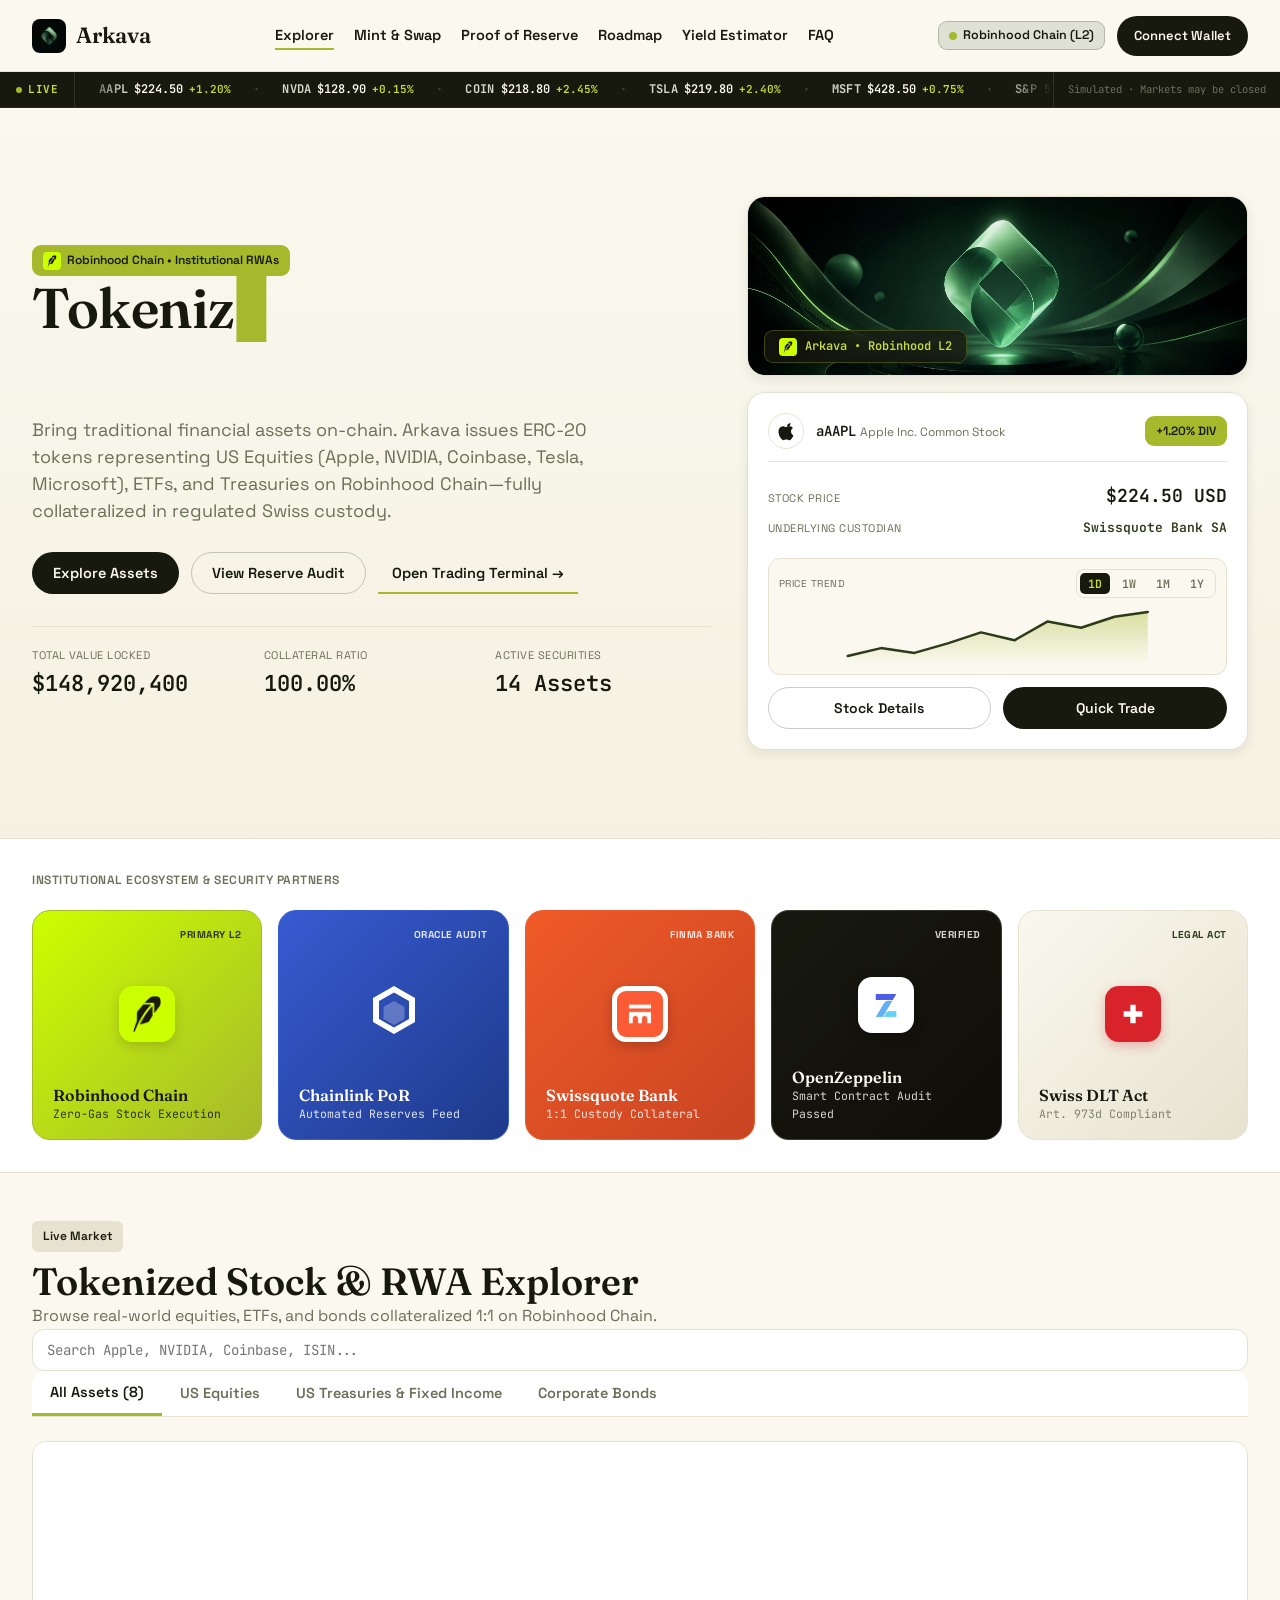
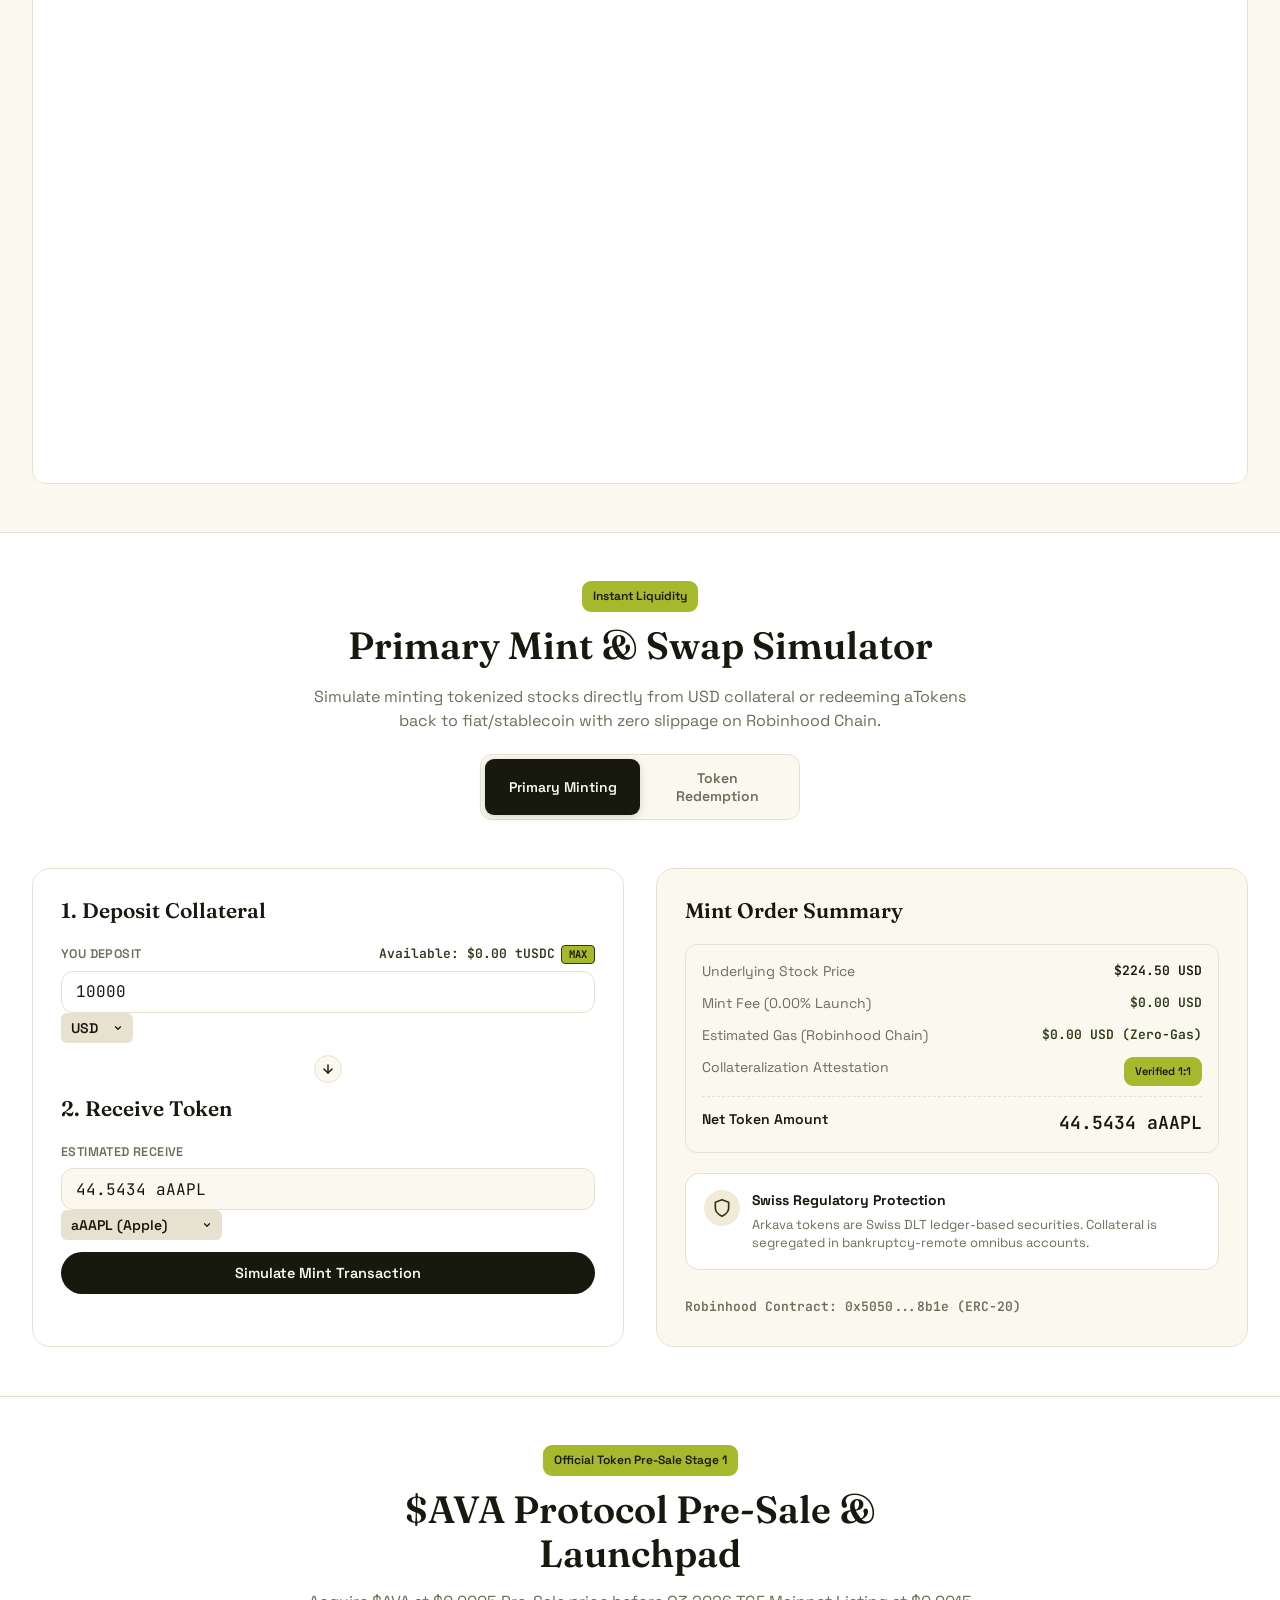
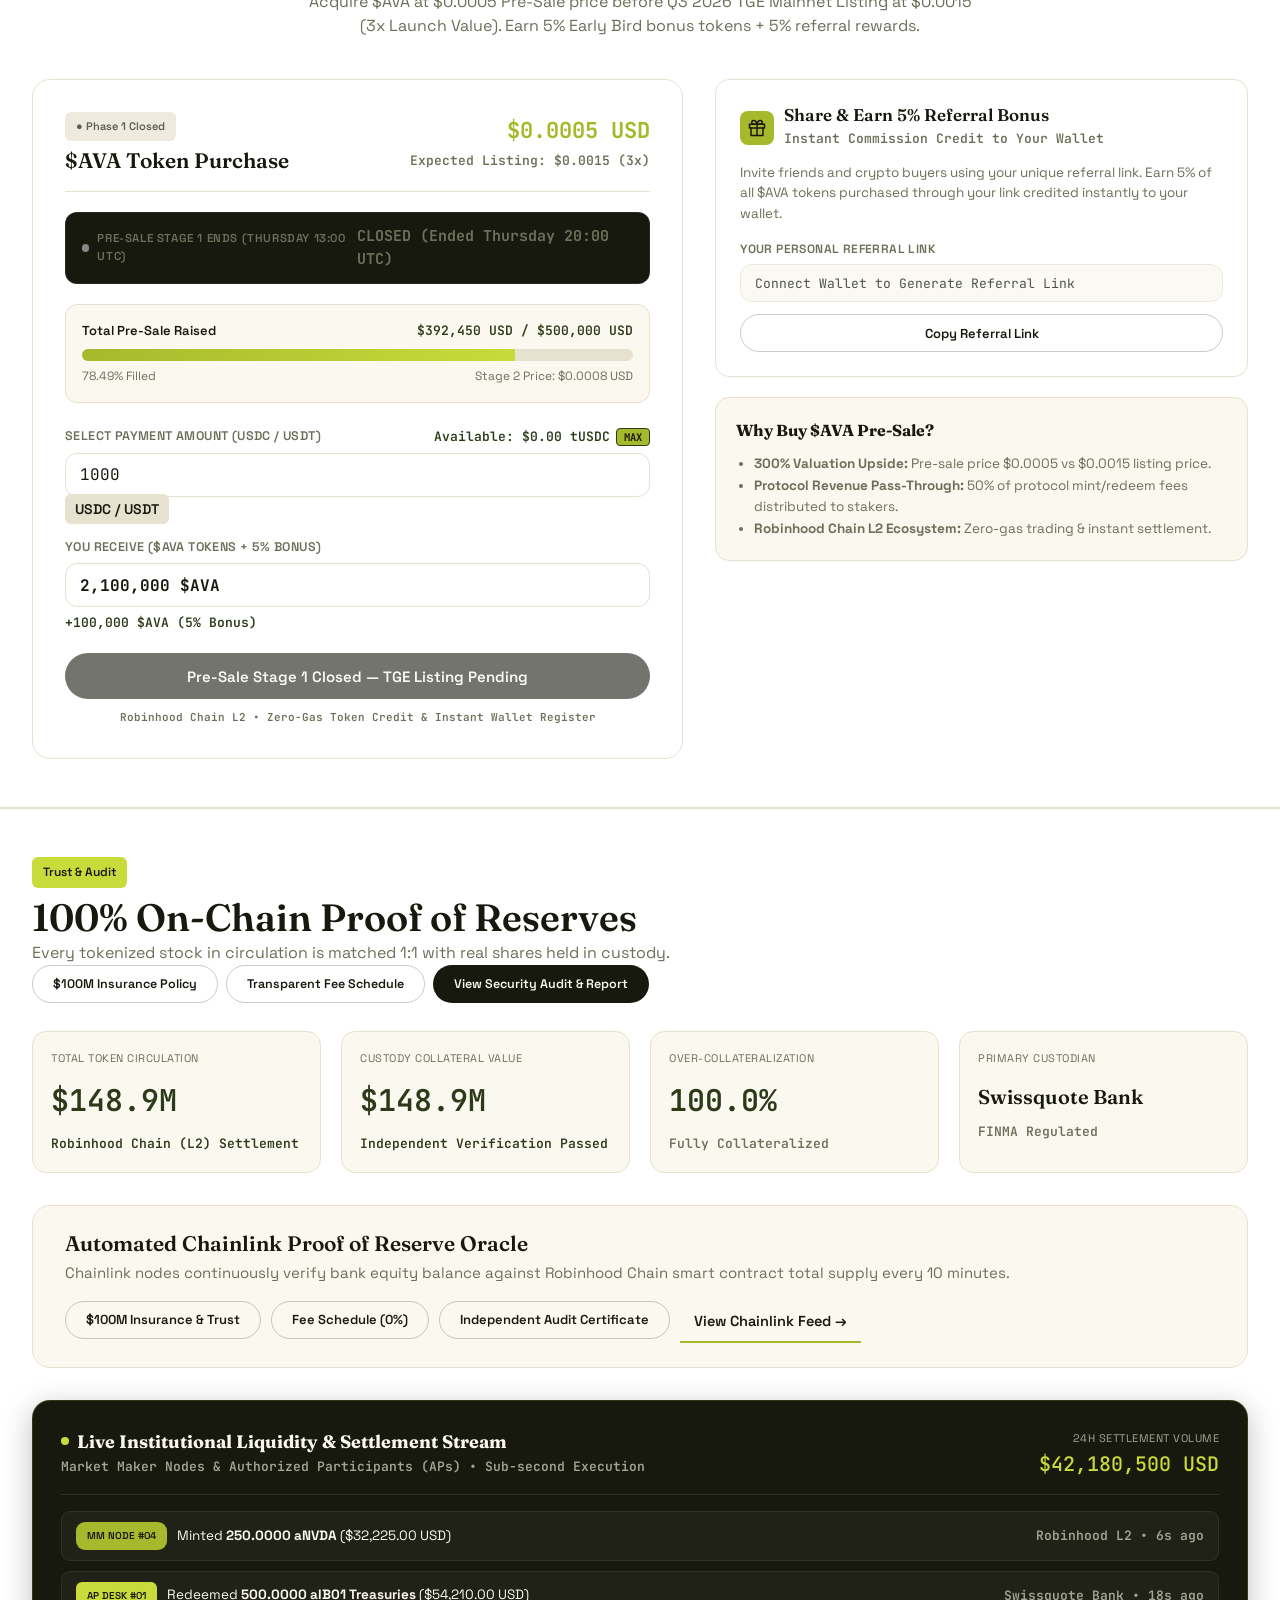
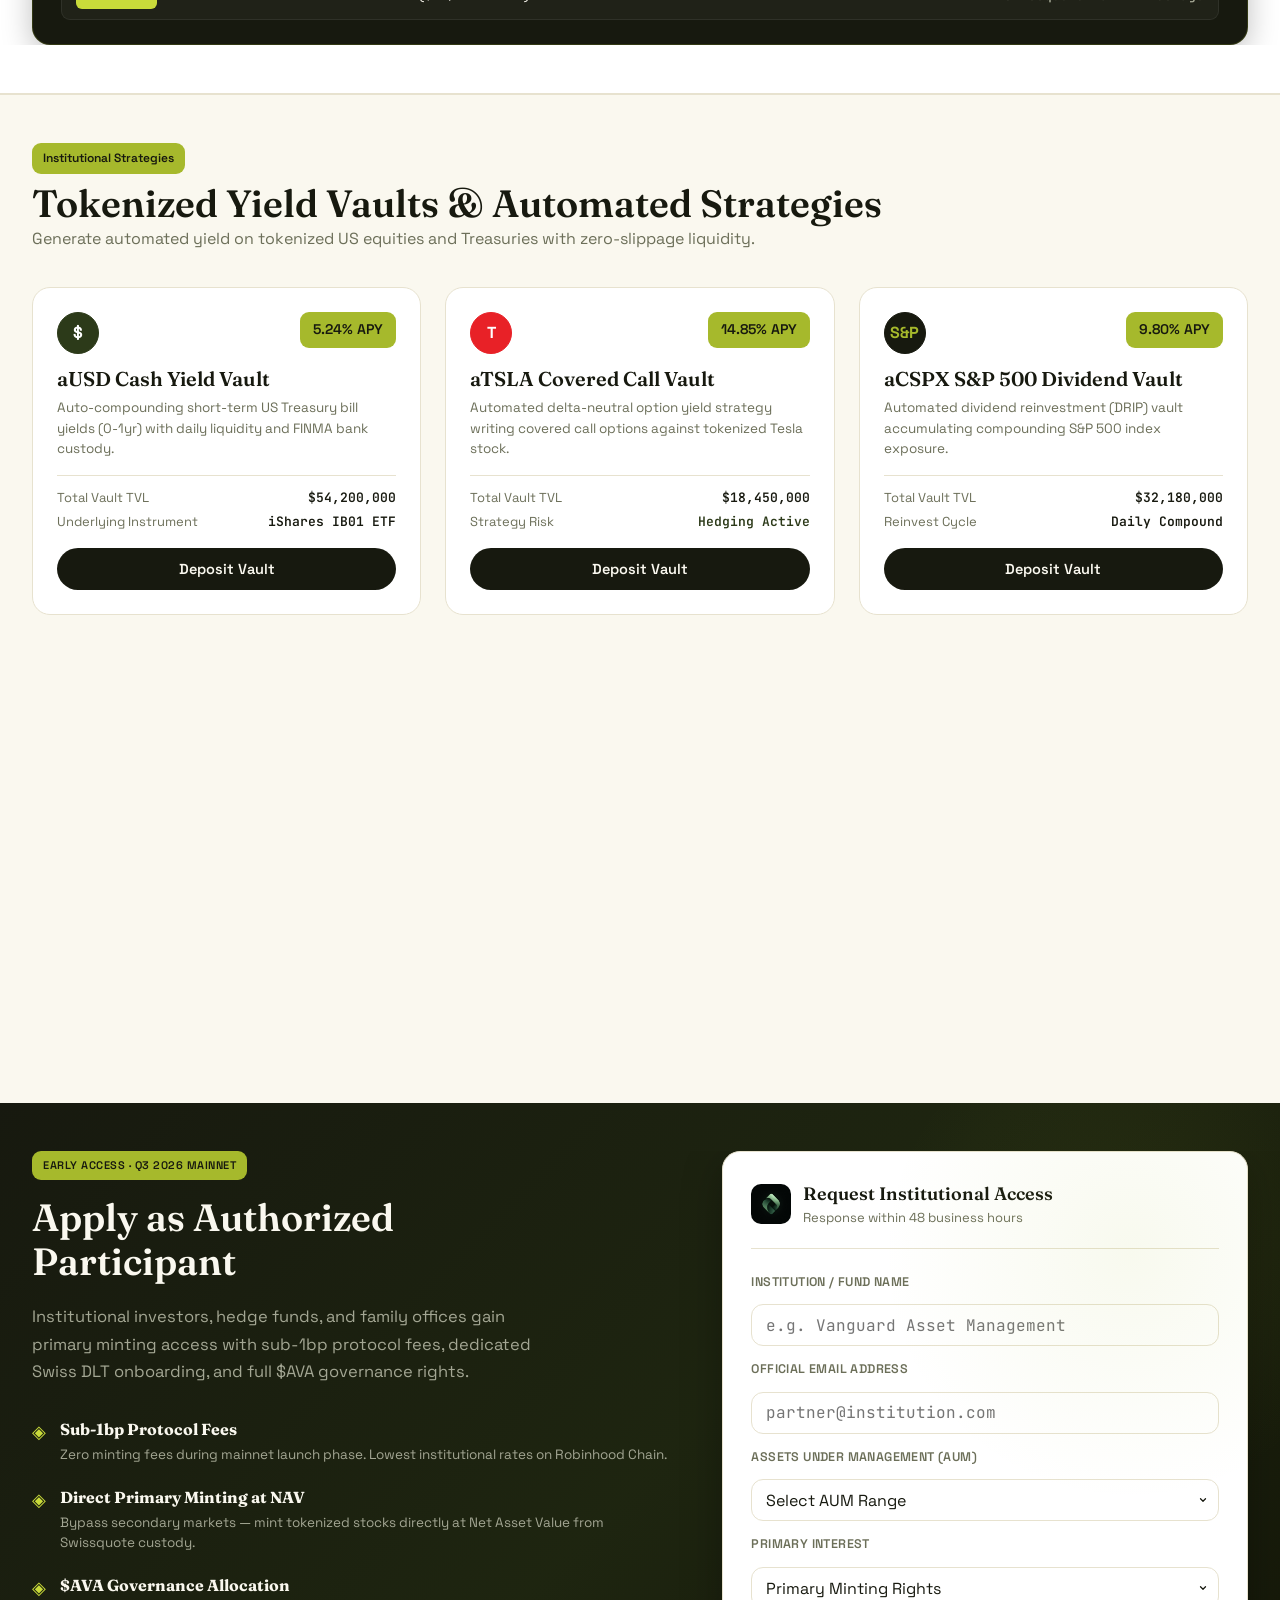
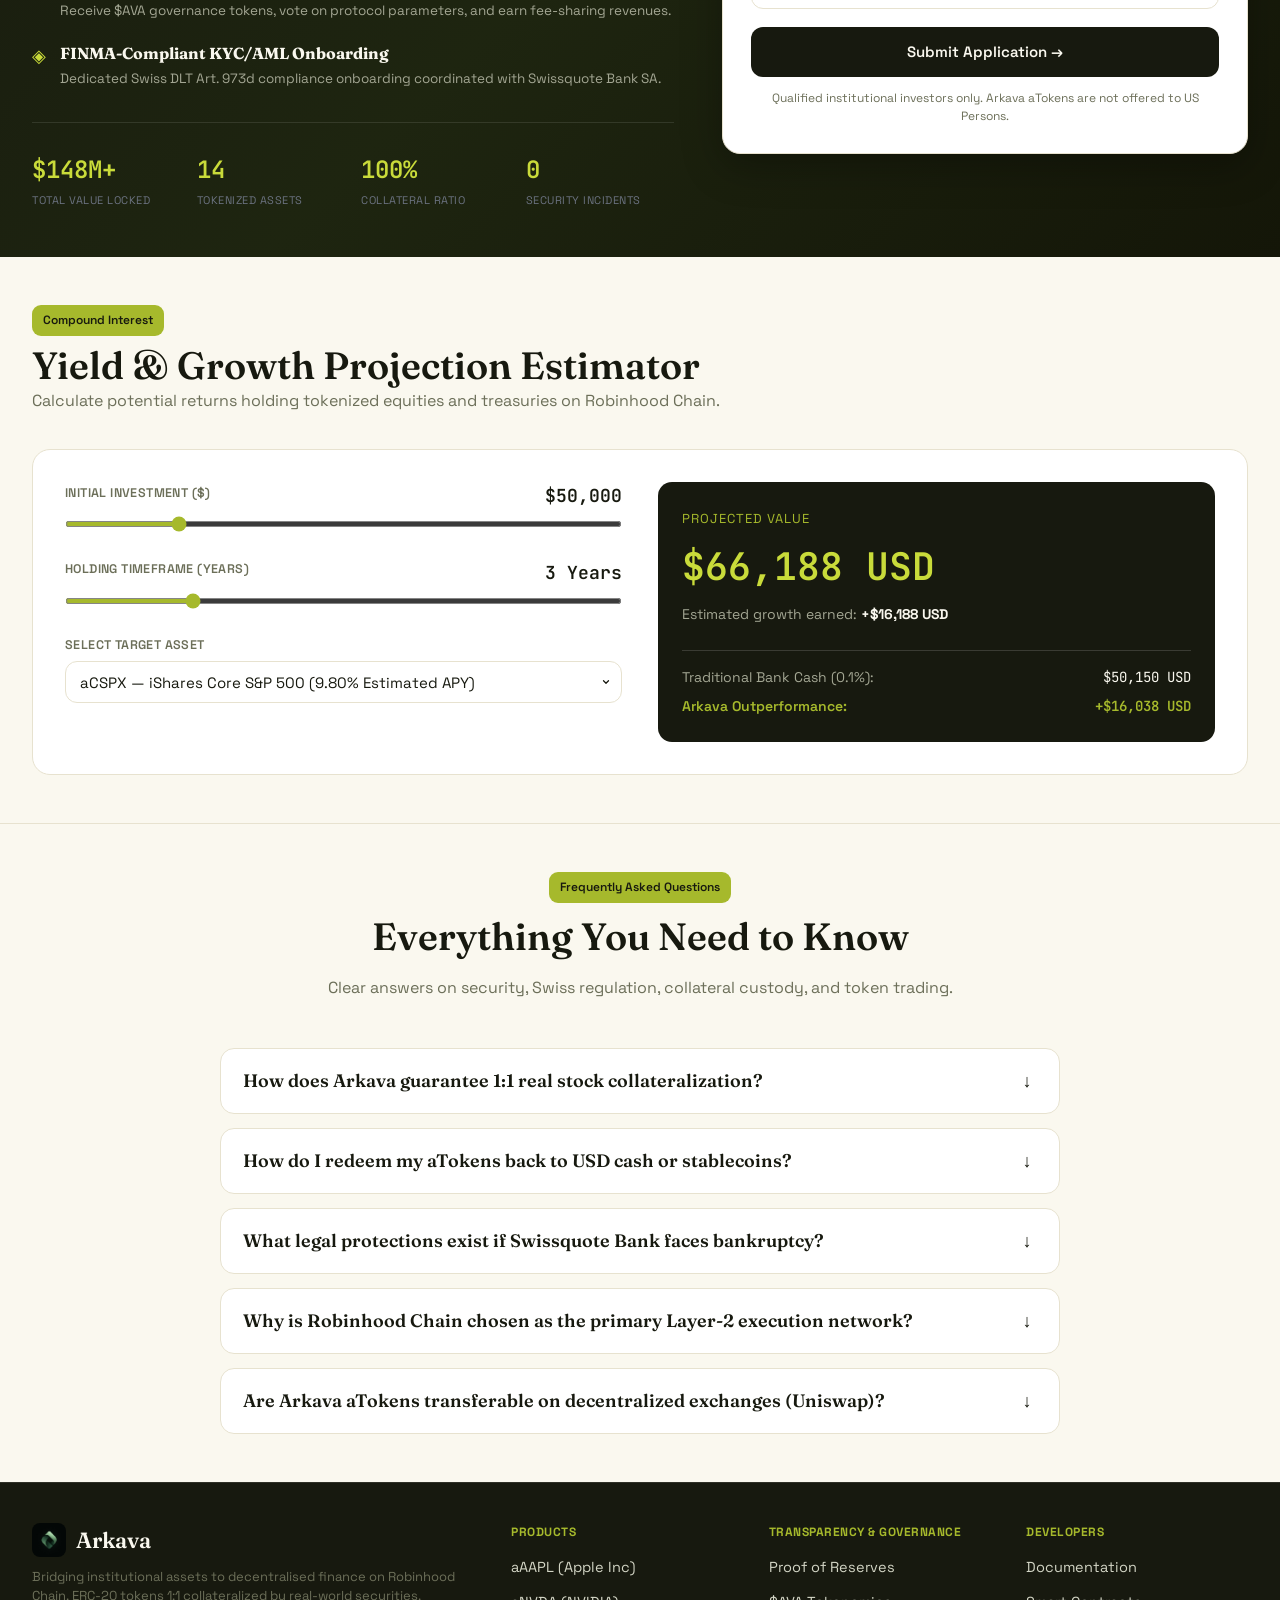
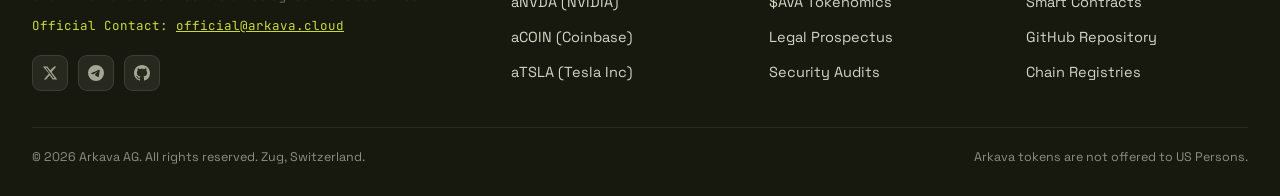
<file: index.html>
<!DOCTYPE html>
<html lang="en">

<head>
  <meta charset="UTF-8">
  <meta name="viewport" content="width=device-width, initial-scale=1.0, viewport-fit=cover">
  <title>Arkava — Institutional Tokenized Real-World Assets</title>
  <meta name="description"
    content="Arkava issues tokenized real-world assets (RWA) such as stocks, ETFs, and treasuries, fully collateralized 1:1 by underlying assets on Robinhood Chain and EVM networks.">

  <!-- Favicon & Apple Touch Icon -->
  <link rel="icon" type="image/jpeg" href="arkava.jpg">
  <link rel="apple-touch-icon" href="arkava.jpg">
  <link rel="manifest" href="site.webmanifest">

  <!-- Open Graph / Facebook / Telegram Social Preview Tags -->
  <meta property="og:type" content="website">
  <meta property="og:url" content="https://arkava.cloud/">
  <meta property="og:title" content="Arkava — Swiss Institutional RWA Tokenization & Pre-Sale">
  <meta property="og:description"
    content="Swiss DLT Art. 973d compliant RWA tokenization protocol. Tokenize US equities & treasury assets 1:1 backed by Swissquote custody on Robinhood Chain L2.">
  <meta property="og:image" content="arkava_banner.jpg">

  <!-- Twitter / X Social Share Tags -->
  <meta name="twitter:card" content="summary_large_image">
  <meta name="twitter:url" content="https://arkava.cloud/">
  <meta name="twitter:title" content="Arkava — Swiss Institutional RWA Tokenization & Pre-Sale">
  <meta name="twitter:description"
    content="Swiss DLT Art. 973d compliant RWA tokenization protocol. Tokenize US equities & treasury assets 1:1 backed by Swissquote custody on Robinhood Chain L2.">
  <meta name="twitter:image" content="arkava_banner.jpg">

  <!-- Google Fonts: Fraunces, Space Grotesk, JetBrains Mono -->
  <link rel="preconnect" href="https://fonts.googleapis.com">
  <link rel="preconnect" href="https://fonts.gstatic.com" crossorigin>
  <link
    href="https://fonts.googleapis.com/css2?family=Fraunces:opsz,wght@9..144,600&family=JetBrains+Mono:wght@400;600&family=Space+Grotesk:wght@400;600&display=swap"
    rel="stylesheet">

  <link rel="stylesheet" href="styles.css">
</head>

<body>
  <!-- Scroll Progress Indicator -->
  <div class="scroll-progress-bar" id="scroll-progress"></div>

  <!-- Site Header -->
  <header class="site-header">
    <div class="container nav-container">
      <a href="#" class="brand-logo" id="header-brand-logo">
        <img src="arkava.jpg" alt="Arkava Logo"
          style="width: 34px; height: 34px; border-radius: 8px; object-fit: cover;">
        <span>Arkava</span>
      </a>

      <nav>
        <ul class="nav-links">
          <li><a href="#explorer" class="nav-link active" id="nav-explorer">Explorer</a></li>
          <li><a href="#simulator" class="nav-link" id="nav-simulator">Mint & Swap</a></li>
          <li><a href="#reserves" class="nav-link" id="nav-reserves">Proof of Reserve</a></li>
          <li><a href="#roadmap" class="nav-link" id="nav-roadmap">Roadmap</a></li>
          <li><a href="#calculator" class="nav-link" id="nav-calculator">Yield Estimator</a></li>
          <li><a href="#faq" class="nav-link" id="nav-faq">FAQ</a></li>
        </ul>
      </nav>

      <div class="nav-actions">
        <div class="chain-select-wrapper" style="cursor: default;" title="Exclusive Execution & Settlement Layer">
          <div class="pulse-dot"></div>
          <span
            style="font-family: var(--font-sans); font-size: 12.5px; font-weight: 600; color: var(--color-navy); display: inline-flex; align-items: center; gap: 6px;">
            Robinhood Chain (L2)
          </span>
        </div>
        <button class="btn btn-primary" id="btn-connect-wallet"
          style="height: 40px; font-size: 13px; padding: 0 16px; display: inline-flex; align-items: center; gap: 8px;">
          <span>Connect Wallet</span>
        </button>
        <button class="mobile-menu-btn" id="mobile-menu-toggle" aria-label="Toggle Navigation Menu">
          ☰
        </button>
      </div>
    </div>
  </header>

  <!-- Live Real-Time Market Price Ticker Bar (Yahoo Finance) -->
  <div class="live-ticker-bar" id="live-ticker-bar">
    <div class="ticker-label">
      <span class="pulse-dot" style="width:6px;height:6px;"></span>
      <span>LIVE</span>
    </div>
    <div class="ticker-overflow">
      <div class="ticker-track" id="ticker-track">
        <span class="ticker-item" id="tick-AAPL"><span class="ticker-sym">AAPL</span> <span
            class="ticker-price-val">$224.50</span> <span class="ticker-chg positive">+1.20%</span></span>
        <span class="ticker-sep">·</span>
        <span class="ticker-item" id="tick-NVDA"><span class="ticker-sym">NVDA</span> <span
            class="ticker-price-val">$128.90</span> <span class="ticker-chg positive">+0.15%</span></span>
        <span class="ticker-sep">·</span>
        <span class="ticker-item" id="tick-COIN"><span class="ticker-sym">COIN</span> <span
            class="ticker-price-val">$218.80</span> <span class="ticker-chg positive">+2.45%</span></span>
        <span class="ticker-sep">·</span>
        <span class="ticker-item" id="tick-TSLA"><span class="ticker-sym">TSLA</span> <span
            class="ticker-price-val">$219.80</span> <span class="ticker-chg positive">+2.40%</span></span>
        <span class="ticker-sep">·</span>
        <span class="ticker-item" id="tick-MSFT"><span class="ticker-sym">MSFT</span> <span
            class="ticker-price-val">$428.50</span> <span class="ticker-chg positive">+0.75%</span></span>
        <span class="ticker-sep">·</span>
        <span class="ticker-item" id="tick-SPY"><span class="ticker-sym">S&amp;P 500</span> <span
            class="ticker-price-val">$542.10</span> <span class="ticker-chg positive">+9.80%</span></span>
        <span class="ticker-sep">·</span>
        <span class="ticker-item" id="tick-HYG"><span class="ticker-sym">HYG</span> <span
            class="ticker-price-val">$77.30</span> <span class="ticker-chg positive">+4.85%</span></span>
        <span class="ticker-sep">·</span>
        <span class="ticker-item" id="tick-SHV"><span class="ticker-sym">T-BILL</span> <span
            class="ticker-price-val">$108.42</span> <span class="ticker-chg positive">+5.24%</span></span>
        <!-- Duplicated items for seamless infinite scroll animation -->
        <span class="ticker-sep">·</span>
        <span class="ticker-item"><span class="ticker-sym">AAPL</span> <span class="ticker-price-val">$224.50</span>
          <span class="ticker-chg positive">+1.20%</span></span>
        <span class="ticker-sep">·</span>
        <span class="ticker-item"><span class="ticker-sym">NVDA</span> <span class="ticker-price-val">$128.90</span>
          <span class="ticker-chg positive">+0.15%</span></span>
        <span class="ticker-sep">·</span>
        <span class="ticker-item"><span class="ticker-sym">COIN</span> <span class="ticker-price-val">$218.80</span>
          <span class="ticker-chg positive">+2.45%</span></span>
        <span class="ticker-sep">·</span>
        <span class="ticker-item"><span class="ticker-sym">TSLA</span> <span class="ticker-price-val">$219.80</span>
          <span class="ticker-chg positive">+2.40%</span></span>
        <span class="ticker-sep">·</span>
        <span class="ticker-item"><span class="ticker-sym">MSFT</span> <span class="ticker-price-val">$428.50</span>
          <span class="ticker-chg positive">+0.75%</span></span>
        <span class="ticker-sep">·</span>
        <span class="ticker-item"><span class="ticker-sym">S&amp;P 500</span> <span
            class="ticker-price-val">$542.10</span> <span class="ticker-chg positive">+9.80%</span></span>
        <span class="ticker-sep">·</span>
        <span class="ticker-item"><span class="ticker-sym">HYG</span> <span class="ticker-price-val">$77.30</span> <span
            class="ticker-chg positive">+4.85%</span></span>
        <span class="ticker-sep">·</span>
        <span class="ticker-item"><span class="ticker-sym">T-BILL</span> <span class="ticker-price-val">$108.42</span>
          <span class="ticker-chg positive">+5.24%</span></span>
      </div>
    </div>
    <div class="ticker-powered" id="ticker-status">Fetching live data...</div>
  </div>

  <!-- Mobile Drawer Navigation -->
  <div class="mobile-drawer" id="mobile-drawer">
    <div style="display: flex; justify-content: space-between; align-items: center;">
      <a href="#" class="brand-logo">
        <img src="arkava.jpg" alt="Arkava Logo"
          style="width: 34px; height: 34px; border-radius: 8px; object-fit: cover;">
        <span>Arkava</span>
      </a>
      <button class="modal-close" id="mobile-drawer-close">✕</button>
    </div>
    <ul class="footer-links" style="margin-top: 20px;">
      <li><a href="#explorer" class="nav-link mobile-nav-item">Asset Explorer</a></li>
      <li><a href="#simulator" class="nav-link mobile-nav-item">Mint & Swap</a></li>
      <li><a href="#reserves" class="nav-link mobile-nav-item">Proof of Reserve</a></li>
      <li><a href="#roadmap" class="nav-link mobile-nav-item">Roadmap</a></li>
      <li><a href="#calculator" class="nav-link mobile-nav-item">Yield Estimator</a></li>
      <li><a href="#faq" class="nav-link mobile-nav-item">FAQ</a></li>
    </ul>
    <div style="margin-top: auto;">
      <button class="btn btn-primary" style="width: 100%;" id="btn-connect-wallet-mobile">Connect Wallet</button>
    </div>
  </div>

  <main>
    <!-- Hero Section -->
    <section class="section-padding" style="background: linear-gradient(180deg, var(--color-cream) 0%, #F5F1E2 100%);">
      <div class="container hero-section">
        <div class="hero-text-content">
          <div class="hero-tag">
            <span class="badge badge-accent" style="display: inline-flex; align-items: center; gap: 6px;">
              <img src="robinhood.png" alt="Robinhood"
                style="width: 18px; height: 18px; border-radius: 4px; object-fit: cover;">
              Robinhood Chain • Institutional RWAs
            </span>
          </div>
          <h1 class="hero-title" data-typewriter data-type-speed="25">Tokenized Real-World Assets 1:1 Collateralized
          </h1>
          <p class="hero-description">
            Bring traditional financial assets on-chain. Arkava issues ERC-20 tokens representing US Equities (Apple,
            NVIDIA, Coinbase, Tesla, Microsoft), ETFs, and Treasuries on Robinhood Chain—fully collateralized in
            regulated Swiss custody.
          </p>
          <div class="hero-ctas">
            <a href="#explorer" class="btn btn-primary" id="hero-btn-explore">Explore Assets</a>
            <a href="#reserves" class="btn btn-secondary" id="hero-btn-audit">View Reserve Audit</a>
            <button class="btn btn-ghost" id="hero-btn-trade-trigger">Open Trading Terminal →</button>
          </div>

          <div class="hero-stats">
            <div class="stat-item">
              <span class="stat-label">Total Value Locked</span>
              <span class="stat-value text-sage" id="hero-stat-tvl">$148,920,400</span>
            </div>
            <div class="stat-item">
              <span class="stat-label">Collateral Ratio</span>
              <span class="stat-value text-sage">100.00%</span>
            </div>
            <div class="stat-item">
              <span class="stat-label">Active Securities</span>
              <span class="stat-value text-sage">14 Assets</span>
            </div>
          </div>
        </div>

        <!-- Interactive Hero Feature Card with Official Banner Showcase -->
        <div style="display: flex; flex-direction: column; gap: 16px;">
          <!-- Official Glassmorphism Banner Showcase -->
          <div
            style="position: relative; width: 100%; height: 180px; border-radius: var(--radius-18); overflow: hidden; border: 1px solid var(--color-warm-sand); box-shadow: var(--shadow-floating);">
            <img src="arkava_banner.jpg" alt="Arkava Banner"
              style="width: 100%; height: 100%; object-fit: cover; filter: brightness(0.95);">
            <div
              style="position: absolute; bottom: 12px; left: 16px; background: rgba(23, 25, 15, 0.75); backdrop-filter: blur(8px); padding: 6px 14px; border-radius: var(--radius-9); color: var(--color-lime-bright); font-family: var(--font-mono); font-size: 12px; font-weight: 600; border: 1px solid rgba(166, 185, 44, 0.3); display: flex; align-items: center; gap: 8px;">
              <img src="robinhood.png" alt="Robinhood"
                style="width: 18px; height: 18px; border-radius: 4px; object-fit: cover;">
              Arkava • Robinhood L2
            </div>
          </div>

          <!-- Interactive Asset Card Widget -->
          <div class="hero-card-widget">
            <div class="widget-header">
              <div class="asset-cell">
                <div class="asset-icon" style="background-color: #FFFFFF; border: 1px solid #E7E2CF;">
                  <svg width="22" height="22" viewBox="0 0 24 24" fill="#17190F">
                    <path
                      d="M18.71 19.5c-.83 1.24-1.71 2.45-3.05 2.47-1.34.03-1.77-.79-3.29-.79-1.53 0-2 .77-3.27.82-1.31.05-2.3-1.32-3.14-2.53C4.25 17 2.94 12.45 4.7 9.39c.87-1.52 2.43-2.48 4.12-2.51 1.28-.02 2.5.87 3.29.87.78 0 2.26-1.07 3.81-.91.65.03 2.47.26 3.64 1.98-.09.06-2.17 1.28-2.15 3.81.03 3.02 2.65 4.03 2.68 4.04-.03.07-.42 1.44-1.38 2.83M15.97 6.32c.67-.82 1.13-1.97.99-3.12-1.01.04-2.22.68-2.92 1.5-.63.73-1.18 1.91-1.03 3.04 1.13.09 2.29-.6 2.96-1.42z" />
                  </svg>
                </div>
                <div class="asset-info">
                  <span class="asset-name">aAAPL</span>
                  <span class="asset-symbol">Apple Inc. Common Stock</span>
                </div>
              </div>
              <span class="badge badge-accent">+1.20% DIV</span>
            </div>

            <div style="margin: var(--space-20) 0;">
              <div style="display: flex; justify-content: space-between; align-items: baseline; margin-bottom: 8px;">
                <span class="stat-label">Stock Price</span>
                <span class="mono-large" style="font-weight: 600;" id="hero-widget-price">$224.50 USD</span>
              </div>
              <div style="display: flex; justify-content: space-between; align-items: baseline;">
                <span class="stat-label">Underlying Custodian</span>
                <span class="mono-small" style="color: var(--color-dark-sage);">Swissquote Bank SA</span>
              </div>
            </div>

            <!-- Price Trend SVG Graphic & Timeframe Selector -->
            <div
              style="width: 100%; margin: 12px 0; background: var(--color-cream); border-radius: var(--radius-12); padding: 10px; border: 1px solid var(--color-warm-sand);">
              <div style="display: flex; justify-content: space-between; align-items: center; margin-bottom: 6px;">
                <span class="stat-label" style="font-size: 10px;">Price Trend</span>
                <div class="timeframe-group hero-timeframe-group">
                  <button class="timeframe-btn active" data-tf="1D">1D</button>
                  <button class="timeframe-btn" data-tf="1W">1W</button>
                  <button class="timeframe-btn" data-tf="1M">1M</button>
                  <button class="timeframe-btn" data-tf="1Y">1Y</button>
                </div>
              </div>
              <div style="width: 100%; height: 60px;">
                <svg id="hero-chart-svg" viewBox="0 0 300 60"
                  style="width: 100%; height: 100%; overflow: visible;"></svg>
              </div>
            </div>

            <div
              style="display: grid; grid-template-columns: 1fr 1fr; gap: var(--space-12); margin-top: var(--space-12);">
              <button class="btn btn-secondary" style="width: 100%; font-size: 14px;" id="widget-btn-details">Stock
                Details</button>
              <button class="btn btn-primary" style="width: 100%; font-size: 14px;" id="widget-btn-mint">Quick
                Trade</button>
            </div>
          </div>
        </div>
      </div>
    </section>

    <!-- Institutional Partner 1:1 Aspect Ratio Banner Grid (Non-Clickable with Official Prominent Logos) -->
    <section class="partner-bar-section">
      <div class="container">
        <span class="partner-grid-title">Institutional Ecosystem & Security Partners</span>

        <div class="partner-banner-grid">
          <!-- 1:1 Banner 1: Robinhood Chain -->
          <div class="partner-banner-card partner-theme-robinhood" id="partner-card-robinhood">
            <div class="partner-banner-header">
              <span style="font-size: 10px; font-weight: 700; letter-spacing: 0.5px; opacity: 0.85;">PRIMARY L2</span>
            </div>

            <!-- Prominent Center Logo (Official robinhood.png) -->
            <div class="partner-logo-center">
              <img src="robinhood.png" alt="Robinhood Chain Logo"
                style="width: 56px; height: 56px; border-radius: 14px; object-fit: cover; box-shadow: 0 4px 12px rgba(0,0,0,0.15);">
            </div>

            <div>
              <div class="partner-banner-title">Robinhood Chain</div>
              <div class="partner-banner-sub">Zero-Gas Stock Execution</div>
            </div>
          </div>

          <!-- 1:1 Banner 2: Chainlink PoR -->
          <div class="partner-banner-card partner-theme-chainlink" id="partner-card-chainlink">
            <div class="partner-banner-header">
              <span style="font-size: 10px; font-weight: 700; letter-spacing: 0.5px; opacity: 0.85;">ORACLE AUDIT</span>
            </div>

            <!-- Prominent Center Logo (Chainlink Hexagon Emblem) -->
            <div class="partner-logo-center">
              <svg width="52" height="56" viewBox="0 0 24 28" fill="none">
                <path d="M12 0L1.5 6v12L12 24l10.5-6V6L12 0zm7.5 16.5L12 20.8l-7.5-4.3V7.5L12 3.2l7.5 4.3v9z"
                  fill="#FFFFFF" />
                <path d="M12 7.5L6.75 10.5v6L12 19.5l5.25-3v-6L12 7.5z" fill="rgba(255,255,255,0.25)" />
              </svg>
            </div>

            <div>
              <div class="partner-banner-title">Chainlink PoR</div>
              <div class="partner-banner-sub">Automated Reserves Feed</div>
            </div>
          </div>

          <!-- 1:1 Banner 3: Swissquote Bank -->
          <div class="partner-banner-card partner-theme-swissquote" id="partner-card-swissquote">
            <div class="partner-banner-header">
              <span style="font-size: 10px; font-weight: 700; letter-spacing: 0.5px; opacity: 0.85;">FINMA BANK</span>
            </div>

            <!-- Prominent Center Logo (Official swissquote.png) -->
            <div class="partner-logo-center">
              <img src="swissquote.png" alt="Swissquote Bank"
                style="width: 56px; height: 56px; border-radius: 14px; object-fit: contain; background: #FFFFFF; padding: 5px; box-shadow: 0 4px 12px rgba(0,0,0,0.2);">
            </div>

            <div>
              <div class="partner-banner-title">Swissquote Bank</div>
              <div class="partner-banner-sub">1:1 Custody Collateral</div>
            </div>
          </div>

          <!-- 1:1 Banner 4: OpenZeppelin (Official openzeppelin.png) -->
          <div class="partner-banner-card partner-theme-openzeppelin" id="partner-card-openzeppelin">
            <div class="partner-banner-header">
              <span style="font-size: 10px; font-weight: 700; letter-spacing: 0.5px; opacity: 0.85;">VERIFIED</span>
            </div>

            <!-- Prominent Center Logo (Official openzeppelin.png) -->
            <div class="partner-logo-center">
              <img src="openzeppelin.png" alt="OpenZeppelin Logo"
                style="width: 56px; height: 56px; border-radius: 14px; object-fit: contain; background: #FFFFFF; padding: 6px; box-shadow: 0 4px 12px rgba(0,0,0,0.25);">
            </div>

            <div>
              <div class="partner-banner-title">OpenZeppelin</div>
              <div class="partner-banner-sub">Smart Contract Audit Passed</div>
            </div>
          </div>

          <!-- 1:1 Banner 5: Swiss DLT Act -->
          <div class="partner-banner-card partner-theme-swissdlt" id="partner-card-swissdlt">
            <div class="partner-banner-header">
              <span
                style="font-size: 10px; font-weight: 700; letter-spacing: 0.5px; color: var(--color-dark-sage);">LEGAL
                ACT</span>
            </div>

            <!-- Prominent Center Logo (Swiss Coat of Arms Cross) -->
            <div class="partner-logo-center">
              <div
                style="width: 56px; height: 56px; background: #D8232A; border-radius: 14px; display: flex; align-items: center; justify-content: center; box-shadow: 0 4px 12px rgba(216, 35, 42, 0.3);">
                <svg width="32" height="32" viewBox="0 0 24 24" fill="#FFFFFF">
                  <path d="M10 5h4v5h5v4h-5v5h-4v-5H5v-4h5V5z" />
                </svg>
              </div>
            </div>

            <div>
              <div class="partner-banner-title">Swiss DLT Act</div>
              <div class="partner-banner-sub" style="color: var(--color-taupe);">Art. 973d Compliant</div>
            </div>
          </div>
        </div>
      </div>
    </section>

    <!-- Tokenized Asset Explorer Section -->
    <section class="section-padding explorer-section" id="explorer">
      <div class="container">
        <div class="section-header">
          <div>
            <span class="badge badge-standard" style="margin-bottom: 8px;">Live Market</span>
            <h2 class="section-title">Tokenized Stock & RWA Explorer</h2>
            <p class="body-text text-muted">Browse real-world equities, ETFs, and bonds collateralized 1:1 on Robinhood
              Chain.</p>
          </div>

          <div class="search-filter-bar">
            <div class="input-wrapper search-input-wrapper">
              <input type="text" class="input-text" id="asset-search-input"
                placeholder="Search Apple, NVIDIA, Coinbase, ISIN..." style="height: 42px; font-size: 14px;">
            </div>
          </div>
        </div>

        <!-- Filter Tabs -->
        <div class="tabs-container" style="margin-bottom: var(--space-24);" id="explorer-tabs">
          <button class="tab-btn active" data-category="all">All Assets (8)</button>
          <button class="tab-btn" data-category="equity">US Equities</button>
          <button class="tab-btn" data-category="treasury">US Treasuries & Fixed Income</button>
          <button class="tab-btn" data-category="corporate">Corporate Bonds</button>
        </div>

        <!-- Asset Table -->
        <div class="table-responsive">
          <table class="arkava-table">
            <thead>
              <tr>
                <th>Asset Name</th>
                <th>Underlier / ISIN</th>
                <th>Current Price</th>
                <th>7D Yield / APY</th>
                <th>Collateral Backing</th>
                <th>24h Volume</th>
                <th>Action</th>
              </tr>
            </thead>
            <tbody id="asset-table-body">
              <!-- Dynamically populated by app.js -->
            </tbody>
          </table>
        </div>
      </div>
    </section>

    <!-- Interactive Mint / Swap Simulator Section -->
    <section class="section-padding" id="simulator"
      style="background-color: var(--color-pure-white); border-top: 1px solid var(--color-warm-sand);">
      <div class="container">
        <div style="text-align: center; max-width: 680px; margin: 0 auto var(--space-48) auto;">
          <span class="badge badge-accent" style="margin-bottom: 12px;">Instant Liquidity</span>
          <h2 class="heading-h2" style="margin-bottom: 16px;" data-typewriter>Primary Mint & Swap Simulator</h2>
          <p class="body-text text-muted">
            Simulate minting tokenized stocks directly from USD collateral or redeeming aTokens back to fiat/stablecoin
            with zero slippage on Robinhood Chain.
          </p>

          <div class="sim-mode-toggle" style="max-width: 320px; margin: 20px auto 0 auto;">
            <button class="sim-tab-btn active" id="sim-tab-mint" data-mode="mint">Primary Minting</button>
            <button class="sim-tab-btn" id="sim-tab-redeem" data-mode="redeem">Token Redemption</button>
          </div>
        </div>

        <div class="simulator-grid">
          <!-- Input Card -->
          <div class="sim-card">
            <h3 class="subheading-h3" id="sim-step1-title" style="margin-bottom: var(--space-20);">1. Deposit Collateral
            </h3>

            <div class="form-group sim-row">
              <div style="display: flex; justify-content: space-between; align-items: center; margin-bottom: 6px;">
                <label class="form-label" id="sim-step1-label" for="sim-input-amount" style="margin: 0;">You
                  Deposit</label>
                <div style="display: flex; align-items: center; gap: 6px;">
                  <span class="mono-small" style="color: var(--color-dark-sage); font-weight: 600;">Available: <span
                      id="simulator-cash-balance">$0.00 tUSDC</span></span>
                  <button class="btn-max-badge" id="btn-sim-max" type="button">MAX</button>
                </div>
              </div>
              <div class="input-wrapper">
                <input type="number" class="input-text" id="sim-input-amount" value="10000" min="1" step="10">
                <select class="currency-badge" id="sim-input-currency"
                  style="border: none; background: var(--color-warm-sand); outline: none;">
                  <option value="USD">USD</option>
                  <option value="USDC">USDC</option>
                  <option value="USDT">USDT</option>
                </select>
              </div>
            </div>

            <div style="text-align: center; margin: 12px 0;">
              <span
                style="display: inline-flex; align-items: center; justify-content: center; width: 28px; height: 28px; background: var(--color-cream); border-radius: 50%; border: 1px solid var(--color-warm-sand);">
                <svg width="14" height="14" viewBox="0 0 24 24" fill="none" stroke="var(--color-navy)"
                  stroke-width="2.5" stroke-linecap="round" stroke-linejoin="round">
                  <line x1="12" y1="5" x2="12" y2="19"></line>
                  <polyline points="19 12 12 19 5 12"></polyline>
                </svg>
              </span>
            </div>

            <h3 class="subheading-h3" id="sim-step2-title" style="margin-bottom: var(--space-20);">2. Receive Token</h3>

            <div class="form-group sim-row">
              <label class="form-label" id="sim-step2-label" for="sim-output-amount">Estimated Receive</label>
              <div class="input-wrapper">
                <input type="text" class="input-text" id="sim-output-amount" value="44.54" readonly
                  style="background-color: var(--color-cream);">
                <select class="currency-badge" id="sim-output-currency"
                  style="border: none; background: var(--color-warm-sand); outline: none;">
                  <option value="aAAPL">aAAPL (Apple)</option>
                  <option value="aNVDA">aNVDA (NVIDIA)</option>
                  <option value="aCOIN">aCOIN (Coinbase)</option>
                  <option value="aTSLA">aTSLA (Tesla)</option>
                  <option value="aMSFT">aMSFT (Microsoft)</option>
                  <option value="aCSPX">aCSPX (S&P 500)</option>
                  <option value="aIB01">aIB01 (Treasuries)</option>
                </select>
              </div>
            </div>

            <button class="btn btn-primary" style="width: 100%; margin-top: 12px;" id="btn-execute-sim">
              Simulate Mint Transaction
            </button>
          </div>

          <!-- Transaction Breakdown & Proof Preview -->
          <div class="sim-card"
            style="background-color: var(--color-cream); display: flex; flex-direction: column; justify-content: space-between;">
            <div>
              <h3 class="subheading-h3" id="sim-summary-title" style="margin-bottom: var(--space-20);">Mint Order
                Summary</h3>

              <div class="sim-details">
                <div class="detail-line">
                  <span class="text-muted">Underlying Stock Price</span>
                  <span class="mono-small" id="sim-underlying-price">$224.50 USD</span>
                </div>
                <div class="detail-line">
                  <span class="text-muted" id="sim-fee-label">Mint Fee (0.00% Launch)</span>
                  <span class="mono-small text-sage" style="font-weight: 600;">$0.00 USD</span>
                </div>
                <div class="detail-line">
                  <span class="text-muted">Estimated Gas (Robinhood Chain)</span>
                  <span class="mono-small text-sage" style="font-weight: 600;">$0.00 USD (Zero-Gas)</span>
                </div>
                <div class="detail-line">
                  <span class="text-muted">Collateralization Attestation</span>
                  <span class="badge badge-accent" style="font-size: 11px;">Verified 1:1</span>
                </div>
                <div class="detail-line"
                  style="padding-top: var(--space-12); border-top: 1px dashed var(--color-warm-sand);">
                  <span style="font-weight: 600;" id="sim-net-label">Net Token Amount</span>
                  <span class="mono-large" style="font-weight: 600;" id="sim-net-amount">44.5434 aAAPL</span>
                </div>
              </div>

              <div class="card-standard" style="background: var(--color-pure-white);">
                <div style="display: flex; gap: 12px; align-items: flex-start;">
                  <div
                    style="display: flex; align-items: center; justify-content: center; width: 36px; height: 36px; background-color: var(--color-light-beige); border-radius: 50%; flex-shrink: 0;">
                    <svg width="20" height="20" viewBox="0 0 24 24" fill="none" stroke="var(--color-dark-sage)"
                      stroke-width="2" stroke-linecap="round" stroke-linejoin="round">
                      <path d="M12 22s8-4 8-10V5l-8-3-8 3v7c0 6 8 10 8 10z" />
                    </svg>
                  </div>
                  <div>
                    <strong style="font-size: 14px; display: block; margin-bottom: 4px;">Swiss Regulatory
                      Protection</strong>
                    <p style="font-size: 13px; color: var(--color-taupe); line-height: 1.4;">
                      Arkava tokens are Swiss DLT ledger-based securities. Collateral is segregated in bankruptcy-remote
                      omnibus accounts.
                    </p>
                  </div>
                </div>
              </div>
            </div>

            <div style="margin-top: 24px;">
              <span class="mono-small" style="color: var(--color-taupe);">Robinhood Contract: 0x5050...8b1e
                (ERC-20)</span>
            </div>
          </div>
        </div>
      </div>
    </section>

    <!-- Pre-Sale Token Purchase & Referral Section -->
    <section class="section-padding" id="presale"
      style="background-color: var(--color-pure-white); border-top: 1px solid var(--color-warm-sand); border-bottom: 1px solid var(--color-warm-sand);">
      <div class="container">
        <div style="text-align: center; max-width: 680px; margin: 0 auto var(--space-40) auto;">
          <span class="badge badge-accent" style="margin-bottom: 12px;">Official Token Pre-Sale Stage 1</span>
          <h2 class="heading-h2" style="margin-bottom: 12px;" data-typewriter>$AVA Protocol Pre-Sale & Launchpad</h2>
          <p class="body-text text-muted">Acquire $AVA at $0.0005 Pre-Sale price before Q3 2026 TGE Mainnet Listing at
            $0.0015 (3x Launch Value). Earn 5% Early Bird bonus tokens + 5% referral rewards.</p>
        </div>

        <div style="display: grid; grid-template-columns: 1.1fr 0.9fr; gap: 32px; align-items: start;">
          <!-- Left: Pre-Sale Order Card -->
          <div class="card-featured" style="padding: var(--space-32);">
            <div
              style="display: flex; justify-content: space-between; align-items: center; border-bottom: 1px solid var(--color-warm-sand); padding-bottom: 16px; margin-bottom: 20px;">
              <div>
                <span class="badge badge-accent" id="presale-status-badge" style="font-size: 11px;">● Phase 1
                  Active</span>
                <h3 class="subheading-h3" style="margin-top: 6px;">$AVA Token Purchase</h3>
              </div>
              <div style="text-align: right;">
                <div class="mono-large text-lime" style="font-size: 22px; font-weight: 700;">$0.0005 USD</div>
                <span class="mono-small text-muted">Expected Listing: $0.0015 (3x)</span>
              </div>
            </div>

            <!-- Live Pre-Sale Auto-Close Countdown Banner -->
            <div id="presale-countdown-container"
              style="background: var(--color-navy); border-radius: var(--radius-12); padding: 12px 16px; margin-bottom: 20px; display: flex; justify-content: space-between; align-items: center; border: 1px solid rgba(255,255,255,0.08);">
              <div style="display: flex; align-items: center; gap: 8px;">
                <span id="presale-pulse-dot"
                  style="display: inline-block; width: 8px; height: 8px; border-radius: 50%; background: var(--color-lime-bright); box-shadow: 0 0 8px var(--color-lime-bright);"></span>
                <span
                  style="font-size: 11.5px; text-transform: uppercase; letter-spacing: 0.6px; color: var(--color-taupe); font-weight: 600;">Pre-Sale
                  Stage 1 Ends (Thursday 13:00 UTC)</span>
              </div>
              <strong id="presale-countdown-text"
                style="font-family: var(--font-mono); font-size: 15px; color: var(--color-lime-bright); font-weight: 700;">Calculating...</strong>
            </div>

            <!-- Pre-Sale Stage Progress Bar -->
            <div
              style="margin-bottom: 24px; background: var(--color-cream); padding: 16px; border-radius: var(--radius-12); border: 1px solid var(--color-warm-sand);">
              <div
                style="display: flex; justify-content: space-between; font-size: 13px; font-weight: 600; margin-bottom: 8px;">
                <span>Total Pre-Sale Raised</span>
                <span class="mono-small text-sage" id="presale-raised-text">$392,450 USD / $500,000 USD</span>
              </div>
              <div
                style="width: 100%; height: 12px; background: var(--color-warm-sand); border-radius: 6px; overflow: hidden; position: relative;">
                <div id="presale-progress-fill"
                  style="width: 78.49%; height: 100%; background: linear-gradient(90deg, var(--color-lime), var(--color-lime-bright)); transition: width 0.4s ease;">
                </div>
              </div>
              <div
                style="display: flex; justify-content: space-between; font-size: 12px; color: var(--color-taupe); margin-top: 6px;">
                <span id="presale-progress-pct">78.49% Filled</span>
                <span>Stage 2 Price: $0.0008 USD</span>
              </div>
            </div>

            <!-- Order Inputs -->
            <div class="form-group" style="margin-bottom: 16px;">
              <div style="display: flex; justify-content: space-between; align-items: center; margin-bottom: 6px;">
                <label class="form-label" style="margin: 0;">Select Payment Amount (USDC / USDT)</label>
                <div style="display: flex; align-items: center; gap: 6px;">
                  <span class="mono-small" style="color: var(--color-dark-sage); font-weight: 600;">Available: <span
                      id="presale-available-balance">$0.00 tUSDC</span></span>
                  <button class="btn-max-badge" id="btn-presale-max" type="button">MAX</button>
                </div>
              </div>
              <div class="input-wrapper">
                <input type="number" class="input-text" id="presale-input-usd" value="1000"
                  style="height: 44px; font-size: 16px;">
                <span class="currency-badge" style="font-size: 14px;">USDC / USDT</span>
              </div>
            </div>

            <div class="form-group" style="margin-bottom: 20px;">
              <label class="form-label">You Receive ($AVA Tokens + 5% Bonus)</label>
              <div class="input-wrapper">
                <input type="text" class="input-text" id="presale-output-arka" value="2,100,000 $AVA" readonly
                  style="height: 44px; font-size: 16px; background: var(--color-pure-white); font-weight: 700; color: var(--color-navy);">
              </div>
              <span class="mono-small text-sage" id="presale-bonus-val"
                style="display: block; margin-top: 6px;">+100,000 $AVA (5% Early Bird Bonus Included)</span>
            </div>

            <button class="btn btn-primary" style="width: 100%; height: 46px; font-size: 15px;" id="btn-buy-presale">
              Buy $AVA Pre-Sale Tokens Now
            </button>
            <span class="mono-small text-muted"
              style="display: block; text-align: center; margin-top: 10px; font-size: 11px;">Robinhood Chain L2 •
              Zero-Gas Token Credit & Instant Wallet Register</span>
          </div>

          <!-- Right: Referral Program Card & Benefits -->
          <div style="display: flex; flex-direction: column; gap: 20px;">
            <div class="card-standard" style="padding: 24px;">
              <div style="display: flex; align-items: center; gap: 10px; margin-bottom: 12px;">
                <div
                  style="width: 34px; height: 34px; background: var(--color-lime); border-radius: 8px; display: flex; align-items: center; justify-content: center; color: var(--color-navy);">
                  <svg width="18" height="18" viewBox="0 0 24 24" fill="none" stroke="currentColor" stroke-width="2"
                    stroke-linecap="round" stroke-linejoin="round">
                    <path d="M20 12v10H4V12" />
                    <path d="M2 7h20v5H2z" />
                    <path d="M12 22V7" />
                    <path d="M12 7H7.5a2.5 2.5 0 0 1 0-5C11 2 12 7 12 7z" />
                    <path d="M12 7h4.5a2.5 2.5 0 0 0 0-5C13 2 12 7 12 7z" />
                  </svg>
                </div>
                <div>
                  <h3 class="subheading-h3" style="font-size: 17px;">Share & Earn 5% Referral Bonus</h3>
                  <span class="mono-small text-muted">Instant Commission Credit to Your Wallet</span>
                </div>
              </div>
              <p style="font-size: 13.5px; color: var(--color-taupe); line-height: 1.5; margin-bottom: 16px;">
                Invite friends and crypto buyers using your unique referral link. Earn 5% of all $AVA tokens purchased
                through your link credited instantly to your wallet.
              </p>

              <div class="form-group" style="margin-bottom: 12px;">
                <label class="form-label" style="font-size: 12px;">Your Personal Referral Link</label>
                <div class="input-wrapper">
                  <input type="text" class="input-text" id="referral-link-input"
                    value="Connect Wallet to Generate Referral Link" readonly
                    style="height: 38px; font-size: 13px; background: var(--color-cream); opacity: 0.75;">
                </div>
              </div>
              <button class="btn btn-secondary" id="btn-copy-ref-link"
                style="width: 100%; height: 38px; font-size: 13px;">Copy Referral Link</button>
            </div>

            <div class="card-standard" style="padding: 20px; background: var(--color-cream);">
              <h4 style="font-family: var(--font-serif); font-size: 16px; margin-bottom: 10px;">Why Buy $AVA Pre-Sale?
              </h4>
              <ul style="padding-left: 18px; font-size: 13.5px; color: var(--color-taupe); line-height: 1.6;">
                <li><strong>300% Valuation Upside:</strong> Pre-sale price $0.0005 vs $0.0015 listing price.</li>
                <li><strong>Protocol Revenue Pass-Through:</strong> 50% of protocol mint/redeem fees distributed to
                  stakers.</li>
                <li><strong>Robinhood Chain L2 Ecosystem:</strong> Zero-gas trading & instant settlement.</li>
              </ul>
            </div>
          </div>
        </div>
      </div>
    </section>

    <!-- Proof of Reserves Section -->
    <section class="section-padding reserves-section" id="reserves">
      <div class="container">
        <div class="section-header" style="margin-bottom: var(--space-24);">
          <div>
            <span class="badge badge-warning" style="margin-bottom: 8px;">Trust & Audit</span>
            <h2 class="heading-h2" data-typewriter>100% On-Chain Proof of Reserves</h2>
            <p class="body-text text-muted">Every tokenized stock in circulation is matched 1:1 with real shares held in
              custody.</p>
          </div>
          <div style="display: flex; gap: 8px; flex-wrap: wrap;">
            <button class="btn btn-secondary" id="btn-open-insurance-por" style="font-size: 12.5px; height: 38px;">$100M
              Insurance Policy</button>
            <button class="btn btn-secondary" id="btn-open-fees-por"
              style="font-size: 12.5px; height: 38px;">Transparent Fee Schedule</button>
            <button class="btn btn-primary" id="btn-download-audit" style="font-size: 12.5px; height: 38px;">View
              Security Audit & Report</button>
          </div>
        </div>

        <div class="reserves-grid">
          <div class="reserve-card">
            <span class="stat-label">Total Token Circulation</span>
            <div class="reserve-ratio">
              <span class="ratio-value" id="reserve-tvl-val">$148.9M</span>
            </div>
            <span class="mono-small text-sage" style="font-weight: 600;">Robinhood Chain (L2) Settlement</span>
          </div>

          <div class="reserve-card">
            <span class="stat-label">Custody Collateral Value</span>
            <div class="reserve-ratio">
              <span class="ratio-value" id="reserve-custody-val">$148.9M</span>
            </div>
            <span class="mono-small text-sage">Independent Verification Passed</span>
          </div>

          <div class="reserve-card">
            <span class="stat-label">Over-Collateralization</span>
            <div class="reserve-ratio">
              <span class="ratio-value">100.0%</span>
            </div>
            <span class="mono-small text-muted">Fully Collateralized</span>
          </div>

          <div class="reserve-card">
            <span class="stat-label">Primary Custodian</span>
            <div
              style="font-family: var(--font-serif); font-size: 20px; font-weight: 600; color: var(--color-navy); margin-top: 4px;">
              Swissquote Bank
            </div>
            <span class="mono-small text-muted">FINMA Regulated</span>
          </div>
        </div>

        <div class="card-featured" style="margin-top: var(--space-32); background-color: var(--color-cream);">
          <div style="display: flex; justify-content: space-between; align-items: center; flex-wrap: wrap; gap: 16px;">
            <div>
              <h3 class="subheading-h3" style="margin-bottom: 4px;">Automated Chainlink Proof of Reserve Oracle</h3>
              <p class="body-text text-muted" style="font-size: 15px;">Chainlink nodes continuously verify bank equity
                balance against Robinhood Chain smart contract total supply every 10 minutes.</p>
            </div>
            <div style="display: flex; gap: 10px; flex-wrap: wrap;">
              <button class="btn btn-secondary" id="btn-open-insurance" style="font-size: 13px; height: 38px;">$100M
                Insurance & Trust</button>
              <button class="btn btn-secondary" id="btn-open-fee-schedule" style="font-size: 13px; height: 38px;">Fee
                Schedule (0%)</button>
              <button class="btn btn-secondary" id="btn-open-attestation"
                style="font-size: 13px; height: 38px;">Independent Audit Certificate</button>
              <button class="btn btn-ghost" id="btn-view-oracle-data">View Chainlink Feed →</button>
            </div>
          </div>
        </div>

        <!-- Institutional Liquidity Stream Feed Widget -->
        <div class="liquidity-stream-card">
          <div class="stream-header">
            <div>
              <div style="display: flex; align-items: center; gap: 8px;">
                <span class="pulse-dot" style="width: 8px; height: 8px; background: var(--color-lime-bright);"></span>
                <strong style="font-family: var(--font-serif); font-size: 18px; color: var(--color-cream);">Live
                  Institutional Liquidity & Settlement Stream</strong>
              </div>
              <span class="mono-small" style="color: #A3A693; display: block; margin-top: 2px;">Market Maker Nodes &
                Authorized Participants (APs) • Sub-second Execution</span>
            </div>
            <div style="text-align: right;">
              <span class="stat-label" style="color: #A3A693;">24h Settlement Volume</span>
              <div class="mono-large" style="font-size: 20px; color: var(--color-lime-bright);"
                id="stream-total-volume">$42,180,500 USD</div>
            </div>
          </div>

          <div class="stream-feed-list" id="stream-feed-list">
            <!-- Dynamic stream items generated by app.js -->
            <div class="stream-item">
              <div style="display: flex; align-items: center; gap: 10px;">
                <span class="badge badge-accent" style="font-size: 10px;">MM NODE #04</span>
                <span>Minted <strong>250.0000 aNVDA</strong> ($32,225.00 USD)</span>
              </div>
              <span class="mono-small" style="color: #A3A693;">Robinhood L2 • 6s ago</span>
            </div>
            <div class="stream-item">
              <div style="display: flex; align-items: center; gap: 10px;">
                <span class="badge badge-warning" style="font-size: 10px;">AP DESK #01</span>
                <span>Redeemed <strong>500.0000 aIB01 Treasuries</strong> ($54,210.00 USD)</span>
              </div>
              <span class="mono-small" style="color: #A3A693;">Swissquote Bank • 18s ago</span>
            </div>
          </div>
        </div>
      </div>
    </section>

    <!-- Institutional Yield Vaults Section -->
    <section class="section-padding" id="vaults"
      style="background-color: var(--color-cream); border-top: 1px solid var(--color-warm-sand);">
      <div class="container">
        <div style="margin-bottom: var(--space-36);">
          <span class="badge badge-accent" style="margin-bottom: 8px;">Institutional Strategies</span>
          <h2 class="heading-h2">Tokenized Yield Vaults & Automated Strategies</h2>
          <p class="body-text text-muted">Generate automated yield on tokenized US equities and Treasuries with
            zero-slippage liquidity.</p>
        </div>

        <div class="vaults-grid">
          <!-- Vault 1 -->
          <div class="vault-card">
            <div>
              <div style="display: flex; justify-content: space-between; align-items: flex-start; margin-bottom: 12px;">
                <div class="asset-icon"
                  style="background: #2C3A19; border: 1px solid #2C3A19; width: 42px; height: 42px; color: #FFF; font-weight: bold;">
                  $</div>
                <span class="badge badge-accent" style="font-size: 14px; padding: 6px 12px;">5.24% APY</span>
              </div>
              <h3 class="subheading-h3" style="font-size: 20px; margin-bottom: 6px;">aUSD Cash Yield Vault</h3>
              <p style="font-size: 13.5px; color: var(--color-taupe); line-height: 1.5; margin-bottom: 16px;">
                Auto-compounding short-term US Treasury bill yields (0-1yr) with daily liquidity and FINMA bank custody.
              </p>
            </div>

            <div>
              <div style="border-top: 1px solid var(--color-warm-sand); padding-top: 12px; margin-bottom: 16px;">
                <div style="display: flex; justify-content: space-between; font-size: 13px; margin-bottom: 4px;">
                  <span class="text-muted">Total Vault TVL</span>
                  <span class="mono-small" style="font-weight: 600;">$54,200,000</span>
                </div>
                <div style="display: flex; justify-content: space-between; font-size: 13px;">
                  <span class="text-muted">Underlying Instrument</span>
                  <span class="mono-small">iShares IB01 ETF</span>
                </div>
              </div>
              <button class="btn btn-primary btn-vault-deposit" data-vault="aUSD Cash Yield"
                style="width: 100%;">Deposit Vault</button>
            </div>
          </div>

          <!-- Vault 2 -->
          <div class="vault-card">
            <div>
              <div style="display: flex; justify-content: space-between; align-items: flex-start; margin-bottom: 12px;">
                <div class="asset-icon"
                  style="background: #E82127; border: 1px solid #E82127; width: 42px; height: 42px; color: #FFF; font-weight: bold;">
                  T</div>
                <span class="badge badge-accent" style="font-size: 14px; padding: 6px 12px;">14.85% APY</span>
              </div>
              <h3 class="subheading-h3" style="font-size: 20px; margin-bottom: 6px;">aTSLA Covered Call Vault</h3>
              <p style="font-size: 13.5px; color: var(--color-taupe); line-height: 1.5; margin-bottom: 16px;">
                Automated delta-neutral option yield strategy writing covered call options against tokenized Tesla
                stock.
              </p>
            </div>

            <div>
              <div style="border-top: 1px solid var(--color-warm-sand); padding-top: 12px; margin-bottom: 16px;">
                <div style="display: flex; justify-content: space-between; font-size: 13px; margin-bottom: 4px;">
                  <span class="text-muted">Total Vault TVL</span>
                  <span class="mono-small" style="font-weight: 600;">$18,450,000</span>
                </div>
                <div style="display: flex; justify-content: space-between; font-size: 13px;">
                  <span class="text-muted">Strategy Risk</span>
                  <span class="mono-small text-sage" style="font-weight: 600;">Hedging Active</span>
                </div>
              </div>
              <button class="btn btn-primary btn-vault-deposit" data-vault="aTSLA Covered Call"
                style="width: 100%;">Deposit Vault</button>
            </div>
          </div>

          <!-- Vault 3 -->
          <div class="vault-card">
            <div>
              <div style="display: flex; justify-content: space-between; align-items: flex-start; margin-bottom: 12px;">
                <div class="asset-icon"
                  style="background: #17190F; border: 1px solid #17190F; width: 42px; height: 42px; color: #A6B92C; font-weight: bold;">
                  S&P</div>
                <span class="badge badge-accent" style="font-size: 14px; padding: 6px 12px;">9.80% APY</span>
              </div>
              <h3 class="subheading-h3" style="font-size: 20px; margin-bottom: 6px;">aCSPX S&P 500 Dividend Vault</h3>
              <p style="font-size: 13.5px; color: var(--color-taupe); line-height: 1.5; margin-bottom: 16px;">
                Automated dividend reinvestment (DRIP) vault accumulating compounding S&P 500 index exposure.
              </p>
            </div>

            <div>
              <div style="border-top: 1px solid var(--color-warm-sand); padding-top: 12px; margin-bottom: 16px;">
                <div style="display: flex; justify-content: space-between; font-size: 13px; margin-bottom: 4px;">
                  <span class="text-muted">Total Vault TVL</span>
                  <span class="mono-small" style="font-weight: 600;">$32,180,000</span>
                </div>
                <div style="display: flex; justify-content: space-between; font-size: 13px;">
                  <span class="text-muted">Reinvest Cycle</span>
                  <span class="mono-small">Daily Compound</span>
                </div>
              </div>
              <button class="btn btn-primary btn-vault-deposit" data-vault="aCSPX S&P 500 Dividend"
                style="width: 100%;">Deposit Vault</button>
            </div>
          </div>
        </div>
      </div>
    </section>

    <!-- Institutional Protocol Roadmap Section -->
    <section class="section-padding" id="roadmap"
      style="background-color: var(--color-pure-white); border-top: 1px solid var(--color-warm-sand);">
      <div class="container">
        <div style="margin-bottom: var(--space-40);">
          <span class="badge badge-accent" style="margin-bottom: 8px;">Protocol Growth</span>
          <h2 class="heading-h2">Institutional Roadmap & Milestones</h2>
          <p class="body-text text-muted">Strategic execution plan driving global liquidity and asset tokenization on
            Robinhood Chain.</p>
        </div>

        <div style="display: grid; grid-template-columns: repeat(4, 1fr); gap: 20px;">
          <div class="card-standard" style="border-top: 3px solid var(--color-dark-sage);">
            <span class="badge badge-accent" style="margin-bottom: 12px;">Q1 2026 • COMPLETED</span>
            <h3 class="subheading-h3" style="font-size: 18px; margin-bottom: 8px;">Swiss DLT & Custody Setup</h3>
            <p style="font-size: 13.5px; color: var(--color-taupe); line-height: 1.5;">
              Established FINMA-compliant omnibus accounts with Swissquote Bank SA and registered ISIN token structures.
            </p>
          </div>

          <div class="card-standard" style="border-top: 3px solid var(--color-lime);">
            <span class="badge badge-accent" style="margin-bottom: 12px;">Q2 2026 • COMPLETED</span>
            <h3 class="subheading-h3" style="font-size: 18px; margin-bottom: 8px;">Robinhood Chain Integration</h3>
            <p style="font-size: 13.5px; color: var(--color-taupe); line-height: 1.5;">
              Deployed testnet smart contracts and integrated automated Chainlink Proof-of-Reserve oracles.
            </p>
          </div>

          <div class="card-standard"
            style="border-top: 3px solid var(--color-lime-bright); background-color: var(--color-cream);">
            <span class="badge badge-warning" style="margin-bottom: 12px;">Q3 2026 • IN PROGRESS</span>
            <h3 class="subheading-h3" style="font-size: 18px; margin-bottom: 8px;">Mainnet Trading Launch</h3>
            <p style="font-size: 13.5px; color: var(--color-taupe); line-height: 1.5;">
              Public launch of primary minting and zero-gas stock trading for AAPL, NVDA, COIN, TSLA, and MSFT.
            </p>
          </div>

          <div class="card-standard" style="border-top: 3px solid var(--color-warm-sand);">
            <span class="badge badge-standard" style="margin-bottom: 12px;">Q4 2026 • UPCOMING</span>
            <h3 class="subheading-h3" style="font-size: 18px; margin-bottom: 8px;">Cross-Chain Yield Vaults</h3>
            <p style="font-size: 13.5px; color: var(--color-taupe); line-height: 1.5;">
              Launch automated treasury yield strategies and cross-chain liquidity pools across Arbitrum and Base.
            </p>
          </div>
        </div>
      </div>
    </section>

    <!-- Institutional Authorized Participant Application -->
    <section class="section-padding institutional-cta-section" id="institutional">
      <div class="container">
        <div class="inst-cta-inner">
          <!-- Left: Text & Benefits -->
          <div class="inst-cta-left">
            <span class="badge badge-accent" style="margin-bottom: 16px; font-size: 11px; letter-spacing: 0.5px;">EARLY
              ACCESS · Q3 2026 MAINNET</span>
            <h2
              style="font-family: var(--font-serif); font-size: 38px; font-weight: 600; color: #FAF8EF; line-height: 1.15; margin-bottom: 20px;">
              Apply as Authorized<br>Participant</h2>
            <p style="color: #A3A693; font-size: 16.5px; line-height: 1.65; margin-bottom: 32px; max-width: 500px;">
              Institutional investors, hedge funds, and family offices gain primary minting access
              with sub-1bp protocol fees, dedicated Swiss DLT onboarding, and full $AVA governance rights.
            </p>

            <div class="inst-benefits-list">
              <div class="inst-benefit-item">
                <span class="inst-benefit-icon">◈</span>
                <div>
                  <strong>Sub-1bp Protocol Fees</strong>
                  <p>Zero minting fees during mainnet launch phase. Lowest institutional rates on Robinhood Chain.</p>
                </div>
              </div>
              <div class="inst-benefit-item">
                <span class="inst-benefit-icon">◈</span>
                <div>
                  <strong>Direct Primary Minting at NAV</strong>
                  <p>Bypass secondary markets — mint tokenized stocks directly at Net Asset Value from Swissquote
                    custody.</p>
                </div>
              </div>
              <div class="inst-benefit-item">
                <span class="inst-benefit-icon">◈</span>
                <div>
                  <strong>$AVA Governance Allocation</strong>
                  <p>Receive $AVA governance tokens, vote on protocol parameters, and earn fee-sharing revenues.</p>
                </div>
              </div>
              <div class="inst-benefit-item">
                <span class="inst-benefit-icon">◈</span>
                <div>
                  <strong>FINMA-Compliant KYC/AML Onboarding</strong>
                  <p>Dedicated Swiss DLT Art. 973d compliance onboarding coordinated with Swissquote Bank SA.</p>
                </div>
              </div>
            </div>

            <!-- Trust Bar -->
            <div class="inst-trust-bar">
              <div class="inst-trust-item">
                <span class="inst-trust-val">$148M+</span>
                <span class="inst-trust-label">Total Value Locked</span>
              </div>
              <div class="inst-trust-item">
                <span class="inst-trust-val">14</span>
                <span class="inst-trust-label">Tokenized Assets</span>
              </div>
              <div class="inst-trust-item">
                <span class="inst-trust-val">100%</span>
                <span class="inst-trust-label">Collateral Ratio</span>
              </div>
              <div class="inst-trust-item">
                <span class="inst-trust-val">0</span>
                <span class="inst-trust-label">Security Incidents</span>
              </div>
            </div>
          </div>

          <!-- Right: Application Form -->
          <div class="inst-cta-right">
            <div class="inst-form-card">
              <div class="inst-form-header">
                <img src="arkava.jpg" alt="Arkava"
                  style="width: 40px; height: 40px; border-radius: 10px; object-fit: cover;">
                <div>
                  <div
                    style="font-family: var(--font-serif); font-size: 18px; font-weight: 600; color: var(--color-navy);">
                    Request Institutional Access</div>
                  <div style="font-size: 13px; color: var(--color-taupe);">Response within 48 business hours</div>
                </div>
              </div>

              <form id="institutional-form">
                <div class="inst-field">
                  <label class="form-label">Institution / Fund Name</label>
                  <input type="text" class="input-text" id="inst-name" placeholder="e.g. Vanguard Asset Management"
                    required>
                </div>
                <div class="inst-field">
                  <label class="form-label">Official Email Address</label>
                  <input type="email" class="input-text" id="inst-email" placeholder="partner@institution.com" required>
                </div>
                <div class="inst-field">
                  <label class="form-label">Assets Under Management (AUM)</label>
                  <select class="input-text" id="inst-aum" required style="font-family: var(--font-sans);">
                    <option value="">Select AUM Range</option>
                    <option value="10-100M">$10M – $100M</option>
                    <option value="100-500M">$100M – $500M</option>
                    <option value="500M-2B">$500M – $2B</option>
                    <option value="2B+">$2 Billion+</option>
                  </select>
                </div>
                <div class="inst-field">
                  <label class="form-label">Primary Interest</label>
                  <select class="input-text" id="inst-interest" style="font-family: var(--font-sans);">
                    <option value="minting">Primary Minting Rights</option>
                    <option value="trading">Institutional Trading Desk</option>
                    <option value="custody">Swiss Custody Services</option>
                    <option value="governance">Protocol Governance ($AVA)</option>
                  </select>
                </div>
                <button type="submit" class="btn btn-primary" id="btn-inst-apply"
                  style="width: 100%; height: 50px; font-size: 15px; border-radius: var(--radius-12); margin-top: 4px;">
                  Submit Application →
                </button>
                <p
                  style="font-size: 12px; color: var(--color-taupe); text-align: center; margin-top: 12px; line-height: 1.5;">
                  Qualified institutional investors only. Arkava aTokens are not offered to US Persons.
                </p>
              </form>
            </div>
          </div>
        </div>
      </div>
    </section>

    <!-- Yield & Compounding Calculator Section -->
    <section class="section-padding" id="calculator" style="background-color: var(--color-cream);">
      <div class="container">
        <div style="margin-bottom: var(--space-36);">
          <span class="badge badge-accent" style="margin-bottom: 8px;">Compound Interest</span>
          <h2 class="heading-h2">Yield & Growth Projection Estimator</h2>
          <p class="body-text text-muted">Calculate potential returns holding tokenized equities and treasuries on
            Robinhood Chain.</p>
        </div>

        <div class="calculator-box">
          <div>
            <div class="form-group" style="margin-bottom: var(--space-24);">
              <div style="display: flex; justify-content: space-between; align-items: center;">
                <label class="form-label">Initial Investment ($)</label>
                <span class="mono-large" style="font-weight: 600;" id="calc-principal-display">$50,000</span>
              </div>
              <input type="range" class="range-slider" id="calc-principal-slider" min="1000" max="250000" step="1000"
                value="50000">
            </div>

            <div class="form-group" style="margin-bottom: var(--space-24);">
              <div style="display: flex; justify-content: space-between; align-items: center;">
                <label class="form-label">Holding Timeframe (Years)</label>
                <span class="mono-large" style="font-weight: 600;" id="calc-years-display">3 Years</span>
              </div>
              <input type="range" class="range-slider" id="calc-years-slider" min="1" max="10" step="1" value="3">
            </div>

            <div class="form-group" style="margin-bottom: var(--space-24);">
              <label class="form-label">Select Target Asset</label>
              <select class="input-text" id="calc-asset-select" style="font-family: var(--font-sans); font-size: 15px;">
                <option value="0.0980" selected>aCSPX — iShares Core S&P 500 (9.80% Estimated APY)</option>
                <option value="0.0524">aIB01 — US Treasuries 0-1yr (5.24% APY)</option>
                <option value="0.0485">aHYG — High Yield Corporate Bonds (4.85% APY)</option>
              </select>
            </div>
          </div>

          <div class="calc-results">
            <div>
              <span
                style="font-size: 13px; text-transform: uppercase; letter-spacing: 1px; color: var(--color-lime);">Projected
                Value</span>
              <div class="calc-big-val" id="calc-total-result">$66,170 USD</div>
              <p style="color: #A3A693; font-size: 14px; margin-top: 8px;">
                Estimated growth earned: <strong style="color: var(--color-cream);" id="calc-yield-earned">+$16,170
                  USD</strong>
              </p>
            </div>

            <div style="border-top: 1px solid rgba(255,255,255,0.15); padding-top: 16px; margin-top: 24px;">
              <div style="display: flex; justify-content: space-between; font-size: 14px; margin-bottom: 8px;">
                <span style="color: #A3A693;">Traditional Bank Cash (0.1%):</span>
                <span class="text-mono" id="calc-bank-result">$50,150 USD</span>
              </div>
              <div style="display: flex; justify-content: space-between; font-size: 14px; font-weight: 600;">
                <span style="color: var(--color-lime);">Arkava Outperformance:</span>
                <span class="text-mono text-lime" id="calc-outperformance">+$16,020 USD</span>
              </div>
            </div>
          </div>
        </div>
      </div>
    </section>

    <!-- Interactive FAQ Section -->
    <section class="section-padding faq-section" id="faq">
      <div class="container">
        <div style="text-align: center; max-width: 680px; margin: 0 auto var(--space-48) auto;">
          <span class="badge badge-accent" style="margin-bottom: 12px;">Frequently Asked Questions</span>
          <h2 class="heading-h2" style="margin-bottom: 16px;">Everything You Need to Know</h2>
          <p class="body-text text-muted">Clear answers on security, Swiss regulation, collateral custody, and token
            trading.</p>
        </div>

        <div class="faq-container">
          <!-- FAQ 1 -->
          <div class="faq-item">
            <div class="faq-question">
              <span>How does Arkava guarantee 1:1 real stock collateralization?</span>
              <div class="faq-toggle-icon">↓</div>
            </div>
            <div class="faq-answer">
              Every aToken minted on Robinhood Chain is strictly backed 1:1 by real stock shares purchased on US
              exchanges (NYSE/NASDAQ) and held in segregated omnibus accounts at Swissquote Bank SA. Automated Chainlink
              Proof of Reserve oracles audit bank balances against token supply every 10 minutes.
            </div>
          </div>

          <!-- FAQ 2 -->
          <div class="faq-item">
            <div class="faq-question">
              <span>How do I redeem my aTokens back to USD cash or stablecoins?</span>
              <div class="faq-toggle-icon">↓</div>
            </div>
            <div class="faq-answer">
              Token holders can redeem aTokens anytime via the Arkava Mint & Swap interface. When a redemption request
              is placed, the contract burns the tokens, Swissquote Bank liquidates the equivalent underlying shares, and
              USD cash or USDC/USDT is wired directly to your designated account or Web3 wallet.
            </div>
          </div>

          <!-- FAQ 3 -->
          <div class="faq-item">
            <div class="faq-question">
              <span>What legal protections exist if Swissquote Bank faces bankruptcy?</span>
              <div class="faq-toggle-icon">↓</div>
            </div>
            <div class="faq-answer">
              Under Article 973d of the Swiss DLT Act (*Ledger-Based Securities*), underlying collateral is
              bankruptcy-remote (*segregated asset pool*). In the event of custodian insolvency, collateralized
              securities remain legally ring-fenced and belong exclusively to aToken holders, entirely separate from
              bank liquidation assets.
            </div>
          </div>

          <!-- FAQ 4 -->
          <div class="faq-item">
            <div class="faq-question">
              <span>Why is Robinhood Chain chosen as the primary Layer-2 execution network?</span>
              <div class="faq-toggle-icon">↓</div>
            </div>
            <div class="faq-answer">
              Robinhood Chain (Chain ID: 5050) provides zero-gas execution, sub-second transaction finality, and
              seamless compatibility with mobile self-custody wallets, making it the ideal L2 ecosystem for
              friction-free stock tokenization and trading.
            </div>
          </div>

          <!-- FAQ 5 -->
          <div class="faq-item">
            <div class="faq-question">
              <span>Are Arkava aTokens transferable on decentralized exchanges (Uniswap)?</span>
              <div class="faq-toggle-icon">↓</div>
            </div>
            <div class="faq-answer">
              Yes. Arkava aTokens follow standard ERC-20 and ERC-2612 (Permit) specifications, allowing permissionless
              transfer, collateralization in DeFi lending protocols, and liquidity pool trading across Robinhood Chain
              and EVM networks.
            </div>
          </div>
        </div>
      </div>
    </section>

    <!-- Modals -->

    <!-- Interactive Trading Terminal Modal -->
    <div class="modal-backdrop" id="modal-trade">
      <div class="modal-card" style="max-width: 760px; padding: var(--space-28);">
        <button class="modal-close" id="modal-trade-close">✕</button>

        <div
          style="display: flex; justify-content: space-between; align-items: center; border-bottom: 1px solid var(--color-warm-sand); padding-bottom: 16px; margin-bottom: 20px;">
          <div style="display: flex; align-items: center; gap: 12px;">
            <div class="asset-icon" id="trade-modal-icon"
              style="width: 40px; height: 40px; background: #FFF; border: 1px solid #E7E2CF;">
              <svg width="22" height="22" viewBox="0 0 24 24" fill="#17190F">
                <path
                  d="M18.71 19.5c-.83 1.24-1.71 2.45-3.05 2.47-1.34.03-1.77-.79-3.29-.79-1.53 0-2 .77-3.27.82-1.31.05-2.3-1.32-3.14-2.53C4.25 17 2.94 12.45 4.7 9.39c.87-1.52 2.43-2.48 4.12-2.51 1.28-.02 2.5.87 3.29.87.78 0 2.26-1.07 3.81-.91.65.03 2.47.26 3.64 1.98-.09.06-2.17 1.28-2.15 3.81.03 3.02 2.65 4.03 2.68 4.04-.03.07-.42 1.44-1.38 2.83M15.97 6.32c.67-.82 1.13-1.97.99-3.12-1.01.04-2.22.68-2.92 1.5-.63.73-1.18 1.91-1.03 3.04 1.13.09 2.29-.6 2.96-1.42z" />
              </svg>
            </div>
            <div>
              <div style="display: flex; align-items: center; gap: 8px; flex-wrap: wrap;">
                <h3 class="subheading-h3" id="trade-modal-title">aAAPL — Apple Inc.</h3>
                <span class="badge badge-accent" style="display: inline-flex; align-items: center; gap: 4px;">
                  <img src="robinhood.png" alt="Robinhood"
                    style="width: 16px; height: 16px; border-radius: 4px; object-fit: cover;">
                  Robinhood L2
                </span>
                <span class="badge-testnet">Testnet Sandbox</span>
              </div>
              <span class="mono-small text-muted" id="trade-modal-subtitle">ISIN: US0378331005 • 100% Swiss
                Custody</span>
            </div>
          </div>

          <div style="text-align: right;">
            <div class="mono-large" style="font-weight: 600; font-size: 22px;" id="trade-modal-price">$224.50 USD</div>
            <span class="badge badge-accent" id="trade-modal-change-badge">+1.20% 24h</span>
          </div>
        </div>

        <div style="display: grid; grid-template-columns: 1.1fr 0.9fr; gap: 24px;">
          <!-- Left: Stock Chart & Live Details -->
          <div>
            <div
              style="width: 100%; height: 160px; background: var(--color-cream); border-radius: var(--radius-12); padding: 12px; border: 1px solid var(--color-warm-sand); margin-bottom: 16px;">
              <div style="display: flex; justify-content: space-between; align-items: center; margin-bottom: 8px;">
                <span class="form-label" style="margin-bottom: 0;">Real-Time Price Trend</span>
                <div class="timeframe-group modal-timeframe-group">
                  <button class="timeframe-btn active" data-tf="1D">1D</button>
                  <button class="timeframe-btn" data-tf="1W">1W</button>
                  <button class="timeframe-btn" data-tf="1M">1M</button>
                  <button class="timeframe-btn" data-tf="1Y">1Y</button>
                </div>
              </div>
              <svg id="modal-chart-svg" viewBox="0 0 300 80"
                style="width: 100%; height: 100px; overflow: visible;"></svg>
            </div>

            <div class="sim-details" style="margin-bottom: 0;">
              <div class="detail-line">
                <span class="text-muted">24h High / Low</span>
                <span class="mono-small">$226.10 / $222.80</span>
              </div>
              <div class="detail-line">
                <span class="text-muted">Collateral Custodian</span>
                <span class="mono-small text-sage">Swissquote Bank SA</span>
              </div>
              <div class="detail-line">
                <span class="text-muted">Oracle Verification</span>
                <span class="mono-small text-sage">Chainlink PoR (Passed)</span>
              </div>
            </div>
          </div>

          <!-- Right: Order Entry Panel -->
          <div
            style="background: var(--color-cream); border-radius: var(--radius-14); padding: 20px; border: 1px solid var(--color-warm-sand); display: flex; flex-direction: column; justify-content: space-between;">
            <div>
              <div
                style="display: flex; gap: 8px; margin-bottom: 16px; border-bottom: 1px solid var(--color-warm-sand); padding-bottom: 10px;">
                <button class="btn btn-primary" id="trade-tab-buy" style="flex: 1; height: 36px; font-size: 13px;">Buy
                  Token</button>
                <button class="btn btn-secondary" id="trade-tab-sell"
                  style="flex: 1; height: 36px; font-size: 13px;">Sell Token</button>
              </div>

              <div class="form-group" style="margin-bottom: 14px;">
                <div style="display: flex; justify-content: space-between; align-items: center; margin-bottom: 6px;">
                  <label class="form-label" id="trade-input-label" style="margin: 0;">Pay USD Amount</label>
                  <div style="display: flex; align-items: center; gap: 6px;">
                    <span class="mono-small" style="color: var(--color-dark-sage); font-weight: 600;">Available: <span
                        id="trade-modal-cash-balance">$0.00 tUSDC</span></span>
                    <button class="btn-max-badge" id="btn-trade-max" type="button">MAX</button>
                  </div>
                </div>
                <div class="input-wrapper">
                  <input type="number" class="input-text" id="trade-input-usd" value="1000"
                    style="height: 40px; font-size: 15px;">
                  <span class="currency-badge" id="trade-input-badge"
                    style="font-size: 13px; padding: 4px 8px;">USD</span>
                </div>
              </div>

              <div class="form-group" style="margin-bottom: 16px;">
                <label class="form-label" id="trade-output-label">You Receive</label>
                <div class="input-wrapper">
                  <input type="text" class="input-text" id="trade-output-tokens" value="4.4543 aAAPL" readonly
                    style="height: 40px; font-size: 15px; background: var(--color-pure-white);">
                </div>
              </div>
            </div>

            <div>
              <button class="btn btn-primary" style="width: 100%; height: 44px; font-size: 14px;" id="btn-submit-order">
                Execute Buy Order
              </button>
              <button class="btn btn-secondary btn-import-token" id="btn-import-trade-token"
                style="width: 100%; height: 34px; font-size: 12px; margin-top: 8px;">
                + Import Token to Web3 Wallet (EIP-747)
              </button>
              <span class="mono-small"
                style="display: block; text-align: center; margin-top: 8px; font-size: 11px; color: var(--color-taupe);">Robinhood
                Chain L2 • Zero-Gas Settlement</span>
            </div>
          </div>
        </div>
      </div>
    </div>

    <!-- Portfolio & Wallet Holdings Modal -->
    <div class="modal-backdrop" id="modal-portfolio">
      <div class="modal-card" style="max-width: 660px;">
        <button class="modal-close" id="modal-portfolio-close">✕</button>
        <div
          style="display: flex; align-items: center; justify-content: space-between; margin-bottom: 20px; border-bottom: 1px solid var(--color-warm-sand); padding-bottom: 14px;">
          <div style="display: flex; align-items: center; gap: 12px;">
            <img src="arkava.jpg" alt="Arkava"
              style="width: 38px; height: 38px; border-radius: 10px; object-fit: cover;">
            <div>
              <h3 class="subheading-h3" style="font-size: 19px;">My Tokenized Assets Portfolio</h3>
              <span class="mono-small text-muted">Wallet Address: 0x71C8...49b2 • Robinhood Chain</span>
            </div>
          </div>
          <span class="badge badge-accent">100% Collateralized</span>
        </div>

        <!-- Portfolio Summary Banner -->
        <div class="portfolio-summary-banner">
          <div class="portfolio-stat-box">
            <span class="portfolio-stat-lbl">Available Cash</span>
            <span class="portfolio-stat-val" id="port-cash-val" style="color: var(--color-lime-bright);">$0.00</span>
          </div>
          <div class="portfolio-stat-box">
            <span class="portfolio-stat-lbl">Total Net Worth</span>
            <span class="portfolio-stat-val" id="port-total-val">$0.00</span>
          </div>
          <div class="portfolio-stat-box">
            <span class="portfolio-stat-lbl">Active Holdings</span>
            <span class="portfolio-stat-val" id="port-holdings-count" style="color: var(--color-cream);">0 Assets</span>
          </div>
          <div class="portfolio-stat-box">
            <span class="portfolio-stat-lbl">Est. Dividends</span>
            <span class="portfolio-stat-val" id="port-est-divs"
              style="color: var(--color-lime-bright);">+$0.00/yr</span>
          </div>
        </div>

        <h4
          style="font-family: var(--font-sans); font-size: 13px; text-transform: uppercase; color: var(--color-taupe); letter-spacing: 0.5px; margin-bottom: 12px;">
          Asset Balances & Custody Status</h4>

        <div class="holdings-list" id="portfolio-holdings-list">
          <div class="holding-row">
            <div style="display: flex; align-items: center; gap: 10px;">
              <div class="asset-icon" style="background:#FFF; border:1px solid #E7E2CF; width:32px; height:32px;">
                <svg width="18" height="18" viewBox="0 0 24 24" fill="#17190F">
                  <path
                    d="M18.71 19.5c-.83 1.24-1.71 2.45-3.05 2.47-1.34.03-1.77-.79-3.29-.79-1.53 0-2 .77-3.27.82-1.31.05-2.3-1.32-3.14-2.53C4.25 17 2.94 12.45 4.7 9.39c.87-1.52 2.43-2.48 4.12-2.51 1.28-.02 2.5.87 3.29.87.78 0 2.26-1.07 3.81-.91.65.03 2.47.26 3.64 1.98-.09.06-2.17 1.28-2.15 3.81.03 3.02 2.65 4.03 2.68 4.04-.03.07-.42 1.44-1.38 2.83M15.97 6.32c.67-.82 1.13-1.97.99-3.12-1.01.04-2.22.68-2.92 1.5-.63.73-1.18 1.91-1.03 3.04 1.13.09 2.29-.6 2.96-1.42z" />
                </svg>
              </div>
              <div>
                <strong style="font-size: 14.5px; display: block; color: var(--color-navy);">aAAPL (Apple Inc)</strong>
                <span class="mono-small text-muted">20.0000 Tokens @ $224.50</span>
              </div>
            </div>
            <div style="text-align: right; display: flex; flex-direction: column; align-items: flex-end; gap: 4px;">
              <div class="mono-large" style="font-size: 16px; font-weight: 600;">$4,490.00 USD</div>
              <button class="btn btn-secondary btn-import-token" data-symbol="aAAPL"
                style="font-size: 11px; padding: 2px 8px; height: 24px;">+ Import to Wallet</button>
            </div>
          </div>

          <div class="holding-row">
            <div style="display: flex; align-items: center; gap: 10px;">
              <div class="asset-icon" style="background:#000; border:1px solid #76B900; width:32px; height:32px;">
                <svg width="18" height="18" viewBox="0 0 24 24" fill="#76B900">
                  <path
                    d="M12.003 3.654c-4.57 0-8.28 3.708-8.28 8.28 0 4.573 3.71 8.283 8.28 8.283 4.574 0 8.283-3.71 8.283-8.283 0-4.572-3.71-8.28-8.28zm4.186 11.246c-.722.97-1.795 1.543-3.003 1.543-1.954 0-3.542-1.587-3.542-3.54 0-1.956 1.588-3.543 3.542-3.543 1.196 0 2.26.565 2.986 1.52.203.268.583.318.85.115.267-.202.317-.582.115-.85-.947-1.244-2.38-1.985-3.95-1.985-2.614 0-4.743 2.128-4.743 4.743 0 2.614 2.129 4.742 4.743 4.742 1.582 0 3.023-.746 3.97-1.996.2-.266.147-.645-.12-.844-.266-.2-.644-.148-.843.118z" />
                </svg>
              </div>
              <div>
                <strong style="font-size: 14.5px; display: block; color: var(--color-navy);">aNVDA (NVIDIA
                  Corp)</strong>
                <span class="mono-small text-muted">30.0000 Tokens @ $128.90</span>
              </div>
            </div>
            <div style="text-align: right; display: flex; flex-direction: column; align-items: flex-end; gap: 4px;">
              <div class="mono-large" style="font-size: 16px; font-weight: 600;">$3,867.00 USD</div>
              <button class="btn btn-secondary btn-import-token" data-symbol="aNVDA"
                style="font-size: 11px; padding: 2px 8px; height: 24px;">+ Import to Wallet</button>
            </div>
          </div>

          <div class="holding-row">
            <div style="display: flex; align-items: center; gap: 10px;">
              <div class="asset-icon" style="background:#17190F; border:1px solid #17190F; width:32px; height:32px;">
                <svg width="18" height="18" viewBox="0 0 24 24">
                  <rect x="2" y="2" width="20" height="20" rx="4" fill="#17190F" /><text x="12" y="16"
                    font-family="sans-serif" font-size="10" font-weight="900" fill="#A6B92C"
                    text-anchor="middle">S&P</text>
                </svg>
              </div>
              <div>
                <strong style="font-size: 14.5px; display: block; color: var(--color-navy);">aCSPX (iShares S&P
                  500)</strong>
                <span class="mono-small text-muted">10.0000 Tokens @ $542.10</span>
              </div>
            </div>
            <div style="text-align: right; display: flex; flex-direction: column; align-items: flex-end; gap: 4px;">
              <div class="mono-large" style="font-size: 16px; font-weight: 600;">$5,421.00 USD</div>
              <button class="btn btn-secondary btn-import-token" data-symbol="aCSPX"
                style="font-size: 11px; padding: 2px 8px; height: 24px;">+ Import to Wallet</button>
            </div>
          </div>
        </div>

        <div style="display: flex; gap: 12px; margin-top: 20px;">
          <button class="btn btn-primary" style="flex: 1;" id="btn-portfolio-trade">Trade More Assets</button>
          <button class="btn btn-secondary" style="flex: 1;" id="btn-portfolio-dividends">View Dividend Log</button>
        </div>
      </div>
    </div>

    <!-- Dividend Distribution Log Modal -->
    <div class="modal-backdrop" id="modal-dividends">
      <div class="modal-card" style="max-width: 620px;">
        <button class="modal-close" id="modal-dividends-close">✕</button>
        <div style="display: flex; align-items: center; gap: 12px; margin-bottom: 16px;">
          <img src="arkava.jpg" alt="Arkava" style="width: 36px; height: 36px; border-radius: 8px; object-fit: cover;">
          <div>
            <h3 class="subheading-h3">Dividend Distribution History</h3>
            <span class="mono-small text-muted">Automatic Corporate Action Pass-Through</span>
          </div>
        </div>

        <div style="display: flex; flex-direction: column; gap: 10px; margin-bottom: 20px;">
          <div class="card-standard" style="display: flex; justify-content: space-between; align-items: center;">
            <div>
              <strong style="font-size: 14.5px; display: block;">aAAPL Q2 Dividend Payout</strong>
              <span class="mono-small text-muted">Ex-Date: May 12, 2026 • $0.25 / token</span>
            </div>
            <span class="badge badge-accent">+$5.00 USDC Paid</span>
          </div>

          <div class="card-standard" style="display: flex; justify-content: space-between; align-items: center;">
            <div>
              <strong style="font-size: 14.5px; display: block;">aNVDA Quarterly Dividend</strong>
              <span class="mono-small text-muted">Ex-Date: Jun 08, 2026 • $0.10 / token</span>
            </div>
            <span class="badge badge-accent">+$3.00 USDC Paid</span>
          </div>

          <div class="card-standard" style="display: flex; justify-content: space-between; align-items: center;">
            <div>
              <strong style="font-size: 14.5px; display: block;">aIB01 Monthly Treasury Coupon</strong>
              <span class="mono-small text-muted">Ex-Date: Jul 01, 2026 • $0.46 / token</span>
            </div>
            <span class="badge badge-accent">+$23.00 USDC Paid</span>
          </div>
        </div>

        <button class="btn btn-primary" style="width: 100%;" id="btn-close-dividends">Close</button>
      </div>
    </div>

    <!-- Chainlink PoR Live Telemetry Modal -->
    <div class="modal-backdrop" id="modal-oracle-telemetry">
      <div class="modal-card" style="max-width: 620px;">
        <button class="modal-close" id="modal-telemetry-close">✕</button>
        <div style="display: flex; align-items: center; gap: 12px; margin-bottom: 16px;">
          <div
            style="width: 36px; height: 36px; background: #375BD2; border-radius: 8px; display: flex; align-items: center; justify-content: center; color: #FFF;">
            <svg width="22" height="22" viewBox="0 0 24 28" fill="none">
              <path d="M12 0L1.5 6v12L12 24l10.5-6V6L12 0zm7.5 16.5L12 20.8l-7.5-4.3V7.5L12 3.2l7.5 4.3v9z"
                fill="#FFFFFF" />
            </svg>
          </div>
          <div>
            <h3 class="subheading-h3">Chainlink Proof of Reserve (PoR) Telemetry</h3>
            <span class="mono-small text-muted">Live Oracle Health & Custody Verification</span>
          </div>
        </div>

        <div style="display: flex; flex-direction: column; gap: 12px; margin-bottom: 20px;">
          <div class="card-standard"
            style="display: flex; justify-content: space-between; align-items: center; border: 1.5px solid var(--color-lime);">
            <div>
              <strong style="font-size: 14.5px; display: block;">Oracle Heartbeat Status</strong>
              <span class="mono-small text-sage" style="font-weight: 600;">Last Update: 3 minutes ago (Block
                #12,849,201)</span>
            </div>
            <span class="badge badge-accent">● 100% Healthy</span>
          </div>

          <div class="sim-details" style="margin-bottom: 0;">
            <div class="detail-line">
              <span class="text-muted">Swissquote Bank Vault Balance</span>
              <span class="mono-small text-sage" style="font-weight: 600;">$148,920,400.00 USD</span>
            </div>
            <div class="detail-line">
              <span class="text-muted">Robinhood L2 Token Supply</span>
              <span class="mono-small text-sage" style="font-weight: 600;">$148,920,400.00 USD</span>
            </div>
            <div class="detail-line">
              <span class="text-muted">Collateral Coverage Ratio</span>
              <span class="mono-small" style="font-weight: 600;">100.0000%</span>
            </div>
            <div class="detail-line">
              <span class="text-muted">Node Consensus</span>
              <span class="mono-small">16 / 16 Nodes Signed</span>
            </div>
          </div>
        </div>

        <button class="btn btn-primary" style="width: 100%;" id="btn-close-telemetry">Close</button>
      </div>
    </div>

    <!-- Cryptographic Attestation Audit Certificate Modal -->
    <div class="modal-backdrop" id="modal-attestation">
      <div class="modal-card" style="max-width: 660px;">
        <button class="modal-close" id="modal-attestation-close">✕</button>
        <div style="display: flex; align-items: center; gap: 12px; margin-bottom: 16px;">
          <img src="arkava.jpg" alt="Arkava AG"
            style="width: 40px; height: 40px; border-radius: 10px; object-fit: cover;">
          <div>
            <h3 class="subheading-h3">Cryptographic Attestation Certificate</h3>
            <span class="mono-small text-muted">Independent FINMA Regulatory Audit Statement</span>
          </div>
        </div>

        <div class="attestation-box" style="margin-bottom: 20px;">

          <!-- Attestation Header: Seal + Text side by side -->
          <div style="display: flex; align-items: flex-start; gap: 20px; margin-bottom: 16px;">

            <!-- SVG Circular Official Seal -->
            <div style="flex-shrink: 0;">
              <svg width="160" height="160" viewBox="0 0 160 160" xmlns="http://www.w3.org/2000/svg">
                <defs>
                  <!-- Top arc: left → UP over top → right (text readable from outside) -->
                  <path id="topArc"    d="M 80,80 m -66,0 a 66,66 0 1,1 132,0"/>
                  <!-- Bottom arc: right → DOWN under bottom → left (text readable from outside) -->
                  <path id="bottomArc" d="M 80,80 m  66,0 a 66,66 0 0,1 -132,0"/>
                </defs>

                <!-- Background fill -->
                <circle cx="80" cy="80" r="76" fill="#FFF8F8"/>
                <!-- Outer solid ring -->
                <circle cx="80" cy="80" r="76" fill="none" stroke="#C0392B" stroke-width="2.5"/>
                <!-- Outer dashed ring -->
                <circle cx="80" cy="80" r="72" fill="none" stroke="#C0392B" stroke-width="0.9" stroke-dasharray="4,4" opacity="0.75"/>
                <!-- Inner dashed ring (text band inner boundary) -->
                <circle cx="80" cy="80" r="62" fill="none" stroke="#C0392B" stroke-width="0.7" stroke-dasharray="3,3" opacity="0.55"/>
                <!-- Inner solid ring -->
                <circle cx="80" cy="80" r="58" fill="none" stroke="#C0392B" stroke-width="1"/>

                <!-- Swiss Cross -->
                <g transform="translate(80,80)">
                  <circle cx="0" cy="0" r="22" fill="#C0392B"/>
                  <rect x="-6.5" y="-13" width="13" height="26" rx="2"  fill="white"/>
                  <rect x="-13"  y="-6.5" width="26" height="13" rx="2" fill="white"/>
                </g>

                <!-- Top text — centered at 12 o'clock -->
                <text font-family="Georgia, serif" font-size="8" font-weight="700" fill="#C0392B" letter-spacing="1.2">
                  <textPath href="#topArc" startOffset="50%" text-anchor="middle">FINMA • SCHWEIZ</textPath>
                </text>

                <!-- Bottom text — centered at 6 o'clock -->
                <text font-family="Georgia, serif" font-size="7.5" font-weight="600" fill="#C0392B" letter-spacing="1.1">
                  <textPath href="#bottomArc" startOffset="50%" text-anchor="middle">GEPRÜFT • 2026</textPath>
                </text>

                <!-- Diamond separators at 9 o'clock and 3 o'clock -->
                <text x="14" y="84" text-anchor="middle" font-size="9" fill="#C0392B">◆</text>
                <text x="146" y="84" text-anchor="middle" font-size="9" fill="#C0392B">◆</text>
              </svg>
            </div>

            <!-- Text content next to seal -->
            <div style="flex: 1; padding-top: 6px;">
              <div style="font-family: var(--font-serif); font-size: 18px; color: var(--color-navy); font-weight: 600; margin-bottom: 6px; line-height: 1.3;">Independent Asset Custody Attestation</div>
              <div style="display: flex; align-items: center; gap: 8px; margin-bottom: 10px;">
                <span style="display: inline-flex; align-items: center; gap: 5px; background: #FEF0EF; border: 1px solid #C0392B; border-radius: 6px; padding: 3px 10px; font-size: 11px; font-weight: 700; color: #C0392B; font-family: var(--font-mono); letter-spacing: 0.5px;">
                  <svg width="10" height="10" viewBox="0 0 24 24" fill="none" stroke="#C0392B" stroke-width="3"><polyline points="20 6 9 17 4 12"/></svg>
                  FINMA REGULATED
                </span>
                <span style="display: inline-flex; align-items: center; gap: 5px; background: #f0fef4; border: 1px solid var(--color-lime); border-radius: 6px; padding: 3px 10px; font-size: 11px; font-weight: 700; color: var(--color-dark-sage); font-family: var(--font-mono); letter-spacing: 0.5px;">
                  <svg width="10" height="10" viewBox="0 0 24 24" fill="none" stroke="var(--color-dark-sage)" stroke-width="3"><polyline points="20 6 9 17 4 12"/></svg>
                  PwC VERIFIED
                </span>
              </div>
              <p style="font-size: 13px; color: var(--color-taupe); line-height: 1.6; margin: 0;">
                This attestation certifies that as of <strong>August 2026</strong>, all aTokens issued on Robinhood Chain and EVM networks are backed 1:1 by physical equities and treasuries held in segregated omnibus accounts at Swissquote Bank SA (Zug, Switzerland).
              </p>
            </div>
          </div>

          <div class="sim-details" style="background: rgba(255,255,255,0.7); margin-bottom: 0;">
            <div class="detail-line">
              <span>Independent Auditor</span>
              <span class="mono-small" style="font-weight: 600;">PricewaterhouseCoopers AG (PwC Zurich)</span>
            </div>
            <div class="detail-line">
              <span>Proof of Reserve Hash</span>
              <span class="mono-small text-sage">0x7c9f...81e2 (SHA-256 Verified)</span>
            </div>
            <div class="detail-line">
              <span>Swiss DLT Registration</span>
              <span class="mono-small">Art. 973d Ledger-Based Security</span>
            </div>
            <div class="detail-line">
              <span>Official Document</span>
              <span class="mono-small text-sage">ARKAVA_Certificate_AVA.pdf</span>
            </div>
          </div>
        </div>

        <div style="display: flex; gap: 12px; flex-wrap: wrap;">
          <a href="ARKAVA_Certificate_AVA.pdf" download="ARKAVA_Certificate_AVA.pdf" class="btn btn-primary"
            style="flex: 1; min-width: 160px; text-align: center; display: inline-flex; align-items: center; justify-content: center; text-decoration: none; gap: 6px;"
            id="btn-download-attestation-pdf">
            <svg width="14" height="14" viewBox="0 0 24 24" fill="none" stroke="currentColor" stroke-width="2"><path d="M21 15v4a2 2 0 0 1-2 2H5a2 2 0 0 1-2-2v-4"/><polyline points="7 10 12 15 17 10"/><line x1="12" y1="15" x2="12" y2="3"/></svg>
            Download PDF
          </a>
          <a href="ARKAVA_Certificate_AVA.pdf" target="_blank" class="btn btn-secondary"
            style="flex: 1; min-width: 100px; text-align: center; display: inline-flex; align-items: center; justify-content: center; text-decoration: none;">View PDF</a>
          <button class="btn btn-secondary" style="flex: 1; min-width: 80px;" id="btn-close-attestation">Close</button>
        </div>
      </div>
    </div>

    <!-- Insurance & Trust Protection Modal -->
    <div class="modal-backdrop" id="modal-insurance">
      <div class="modal-card" style="max-width: 640px;">
        <button class="modal-close" id="modal-insurance-close">✕</button>
        <div style="display: flex; align-items: center; gap: 12px; margin-bottom: 16px;">
          <img src="arkava.jpg" alt="Arkava AG"
            style="width: 40px; height: 40px; border-radius: 10px; object-fit: cover;">
          <div>
            <h3 class="subheading-h3">$100,000,000 Insurance & Trust Protection</h3>
            <span class="mono-small text-muted">Institutional Asset Protection Architecture</span>
          </div>
        </div>

        <div class="insurance-badge-grid">
          <div class="insurance-card-item">
            <strong style="color: var(--color-navy); font-size: 14.5px;">FINMA Bank Deposit Guarantee</strong>
            <span style="font-size: 12.5px; color: var(--color-taupe);">Full statutory protection under Swiss Banking
              Act for omnibus custody accounts at Swissquote Bank SA.</span>
            <span class="badge badge-accent" style="align-self: flex-start; font-size: 10px; margin-top: 4px;">FINMA
              Protected</span>
          </div>
          <div class="insurance-card-item">
            <strong style="color: var(--color-navy); font-size: 14.5px;">Lloyd's of London Specie Policy</strong>
            <span style="font-size: 12.5px; color: var(--color-taupe);">$100M insurance policy covering physical stock
              certificates & custodial fraud/theft.</span>
            <span class="badge badge-accent" style="align-self: flex-start; font-size: 10px; margin-top: 4px;">$100M
              Policy Active</span>
          </div>
          <div class="insurance-card-item">
            <strong style="color: var(--color-navy); font-size: 14.5px;">Immunefi Bug Bounty Program</strong>
            <span style="font-size: 12.5px; color: var(--color-taupe);">$250,000 USD reward pool for continuous whitehat
              smart contract security audits.</span>
            <span class="badge badge-standard" style="align-self: flex-start; font-size: 10px; margin-top: 4px;">$250k
              Pool Active</span>
          </div>
          <div class="insurance-card-item">
            <strong style="color: var(--color-navy); font-size: 14.5px;">Bankruptcy Remote Custody</strong>
            <span style="font-size: 12.5px; color: var(--color-taupe);">Collateral assets remain ring-fenced under Swiss
              DLT Art. 973d, segregated from bank liabilities.</span>
            <span class="badge badge-standard"
              style="align-self: flex-start; font-size: 10px; margin-top: 4px;">Bankruptcy Segregated</span>
          </div>
        </div>

        <button class="btn btn-primary" style="width: 100%;" id="btn-close-insurance">Close</button>
      </div>
    </div>

    <!-- Transparent Fee Schedule Modal -->
    <div class="modal-backdrop" id="modal-fees">
      <div class="modal-card" style="max-width: 600px;">
        <button class="modal-close" id="modal-fees-close">✕</button>
        <div style="display: flex; align-items: center; gap: 12px; margin-bottom: 16px;">
          <img src="arkava.jpg" alt="Arkava AG"
            style="width: 40px; height: 40px; border-radius: 10px; object-fit: cover;">
          <div>
            <h3 class="subheading-h3">Transparent Institutional Fee Schedule</h3>
            <span class="mono-small text-muted">Zero Hidden Costs Guarantee • Robinhood Chain L2</span>
          </div>
        </div>

        <table class="fee-table">
          <thead>
            <tr>
              <th>Protocol Service</th>
              <th>Standard Fee</th>
              <th>Promotional Rate</th>
            </tr>
          </thead>
          <tbody>
            <tr>
              <td><strong>Stock Minting Fee</strong></td>
              <td>0.10%</td>
              <td><strong class="text-sage">0.00% (Launch Promo)</strong></td>
            </tr>
            <tr>
              <td><strong>Token Redemption Fee</strong></td>
              <td>0.10%</td>
              <td><strong class="text-sage">0.00% (Launch Promo)</strong></td>
            </tr>
            <tr>
              <td><strong>Annual Asset Management Fee</strong></td>
              <td>0.00%</td>
              <td><strong class="text-sage">0.00% (Zero Fee)</strong></td>
            </tr>
            <tr>
              <td><strong>Execution Gas Fee</strong></td>
              <td>Zero Gas</td>
              <td><strong class="text-sage">Robinhood Chain Zero-Gas</strong></td>
            </tr>
          </tbody>
        </table>

        <button class="btn btn-primary" style="width: 100%;" id="btn-close-fees">Close</button>
      </div>
    </div>

    <!-- Wallet Connect Modal -->
    <div class="modal-backdrop" id="modal-wallet">
      <div class="modal-card">
        <button class="modal-close" id="modal-wallet-close">✕</button>
        <h3 class="subheading-h3" style="margin-bottom: 8px;">Connect Web3 Wallet</h3>
        <p class="body-text text-muted" style="font-size: 14px; margin-bottom: 24px;">
          Connect your wallet to hold, trade, or mint permissionless tokenized real-world assets.
        </p>

        <div style="display: flex; flex-direction: column; gap: 12px;">

          <!-- MetaMask -->
          <button class="card-standard wallet-option-btn" data-wallet="MetaMask"
            style="display: flex; justify-content: space-between; align-items: center; cursor: pointer; text-align: left;">
            <div>
              <strong style="display: block;">MetaMask</strong>
              <span class="mono-small text-muted">Browser extension wallet</span>
            </div>
            <div
              style="display: flex; align-items: center; justify-content: center; width: 36px; height: 36px; background: #fff; border-radius: 8px; border: 1px solid #eee;">
              <svg width="26" height="26" viewBox="0 0 318.6 318.6" fill="none" xmlns="http://www.w3.org/2000/svg">
                <polygon fill="#E2761B" stroke="#E2761B" stroke-linecap="round" stroke-linejoin="round"
                  points="274.1,35.5 174.6,109.4 193,65.8" />
                <polygon fill="#E4761B" stroke="#E4761B" stroke-linecap="round" stroke-linejoin="round"
                  points="44.4,35.5 143.1,110.1 125.6,65.8" />
                <polygon fill="#D7C1B3" stroke="#D7C1B3" stroke-linecap="round" stroke-linejoin="round"
                  points="238.3,206.8 211.8,247.4 268.5,263 284.8,207.7" />
                <polygon fill="#233447" stroke="#233447" stroke-linecap="round" stroke-linejoin="round"
                  points="33.9,207.7 50.1,263 106.8,247.4 80.3,206.8" />
                <polygon fill="#E4761B" stroke="#E4761B" stroke-linecap="round" stroke-linejoin="round"
                  points="103.6,138.2 87.8,162.1 144.1,164.6 142.1,104.1" />
                <polygon fill="#E4761B" stroke="#E4761B" stroke-linecap="round" stroke-linejoin="round"
                  points="214.9,138.2 175.9,103.4 174.6,164.6 230.8,162.1" />
                <polygon fill="#F6851B" stroke="#F6851B" stroke-linecap="round" stroke-linejoin="round"
                  points="106.8,247.4 140.6,230.9 111.4,208.1" />
                <polygon fill="#F6851B" stroke="#F6851B" stroke-linecap="round" stroke-linejoin="round"
                  points="177.9,230.9 211.8,247.4 207.1,208.1" />
                <polygon fill="#E4761B" stroke="#E4761B" stroke-linecap="round" stroke-linejoin="round"
                  points="211.8,247.4 177.9,230.9 180.6,253 180.3,262.3" />
                <polygon fill="#E4761B" stroke="#E4761B" stroke-linecap="round" stroke-linejoin="round"
                  points="106.8,247.4 138.3,262.3 138.1,253 140.6,230.9" />
                <polygon fill="#D7C1B3" stroke="#D7C1B3" stroke-linecap="round" stroke-linejoin="round"
                  points="138.8,193.5 110.6,185.2 130.5,176.1" />
                <polygon fill="#D7C1B3" stroke="#D7C1B3" stroke-linecap="round" stroke-linejoin="round"
                  points="179.7,193.5 187.9,176.1 208,185.2" />
                <polygon fill="#233447" stroke="#233447" stroke-linecap="round" stroke-linejoin="round"
                  points="106.8,247.4 111.6,206.8 80.3,207.7" />
                <polygon fill="#233447" stroke="#233447" stroke-linecap="round" stroke-linejoin="round"
                  points="207,206.8 211.8,247.4 238.3,207.7" />
                <polygon fill="#CC6228" stroke="#CC6228" stroke-linecap="round" stroke-linejoin="round"
                  points="230.8,162.1 174.6,164.6 179.8,193.5 187.9,176.1 208.1,185.2" />
                <polygon fill="#CC6228" stroke="#CC6228" stroke-linecap="round" stroke-linejoin="round"
                  points="110.6,185.2 130.5,176.1 138.8,193.5 144.1,164.6 87.8,162.1" />
                <polygon fill="#E4761B" stroke="#E4761B" stroke-linecap="round" stroke-linejoin="round"
                  points="87.8,162.1 111.4,208.1 110.6,185.2" />
                <polygon fill="#E4761B" stroke="#E4761B" stroke-linecap="round" stroke-linejoin="round"
                  points="208.1,185.2 207.1,208.1 230.8,162.1" />
                <polygon fill="#F6851B" stroke="#F6851B" stroke-linecap="round" stroke-linejoin="round"
                  points="144.1,164.6 138.8,193.5 145.4,227.6 146.9,182.7" />
                <polygon fill="#F6851B" stroke="#F6851B" stroke-linecap="round" stroke-linejoin="round"
                  points="174.6,164.6 171.9,182.6 173.1,227.6 179.8,193.5" />
                <polygon fill="#FCD535" stroke="#FCD535" stroke-linecap="round" stroke-linejoin="round"
                  points="179.8,193.5 173.1,227.6 177.9,230.9 207.1,208.1 208.1,185.2" />
                <polygon fill="#FCD535" stroke="#FCD535" stroke-linecap="round" stroke-linejoin="round"
                  points="110.6,185.2 111.4,208.1 140.6,230.9 145.4,227.6 138.8,193.5" />
              </svg>
            </div>
          </button>

          <!-- WalletConnect -->
          <button class="card-standard wallet-option-btn" data-wallet="WalletConnect"
            style="display: flex; justify-content: space-between; align-items: center; cursor: pointer; text-align: left;">
            <div>
              <strong style="display: block;">WalletConnect</strong>
              <span class="mono-small text-muted">Mobile QR scanner</span>
            </div>
            <div
              style="display: flex; align-items: center; justify-content: center; width: 36px; height: 36px; background: #3B99FC; border-radius: 8px;">
              <svg width="22" height="14" viewBox="0 0 40 25" fill="none" xmlns="http://www.w3.org/2000/svg">
                <path
                  d="M8.19 5.27C14.69-1.09 25.31-1.09 31.81 5.27L32.63 6.07C32.96 6.39 32.96 6.9 32.63 7.22L29.75 10.06C29.59 10.22 29.32 10.22 29.16 10.06L28.03 8.95C23.57 4.56 16.43 4.56 11.97 8.95L10.76 10.14C10.6 10.3 10.33 10.3 10.17 10.14L7.29 7.3C6.96 6.98 6.96 6.47 7.29 6.15L8.19 5.27ZM37.27 10.61L39.84 13.14C40.17 13.46 40.17 13.97 39.84 14.29L28.14 25.78C27.81 26.1 27.27 26.1 26.94 25.78L18.58 17.54C18.5 17.46 18.37 17.46 18.29 17.54L9.93 25.78C9.6 26.1 9.06 26.1 8.73 25.78L-2.84e-07 17.21C-0.33 16.89-0.33 16.38-2.84e-07 16.06L2.57 13.53C2.9 13.21 3.44 13.21 3.77 13.53L12.13 21.77C12.21 21.85 12.34 21.85 12.42 21.77L20.78 13.53C21.11 13.21 21.65 13.21 21.98 13.53L30.34 21.77C30.42 21.85 30.55 21.85 30.63 21.77L38.99 13.53C39.3 13.2 39.94 10.61 37.27 10.61Z"
                  fill="white" />
              </svg>
            </div>
          </button>

          <!-- Coinbase Wallet -->
          <button class="card-standard wallet-option-btn" data-wallet="Coinbase Wallet"
            style="display: flex; justify-content: space-between; align-items: center; cursor: pointer; text-align: left;">
            <div>
              <strong style="display: block;">Coinbase Wallet</strong>
              <span class="mono-small text-muted">Self-custody mobile app</span>
            </div>
            <div
              style="display: flex; align-items: center; justify-content: center; width: 36px; height: 36px; background: #0052FF; border-radius: 8px;">
              <svg width="22" height="22" viewBox="0 0 1024 1024" fill="none" xmlns="http://www.w3.org/2000/svg">
                <circle cx="512" cy="512" r="512" fill="#0052FF" />
                <path fill-rule="evenodd" clip-rule="evenodd"
                  d="M512 800C671.056 800 800 671.056 800 512C800 352.944 671.056 224 512 224C352.944 224 224 352.944 224 512C224 671.056 352.944 800 512 800ZM400 400C382.327 400 368 414.327 368 432V592C368 609.673 382.327 624 400 624H624C641.673 624 656 609.673 656 592V432C656 414.327 641.673 400 624 400H400Z"
                  fill="white" />
              </svg>
            </div>
          </button>

          <!-- Rabby Wallet -->
          <button class="card-standard wallet-option-btn" data-wallet="Rabby Wallet"
            style="display: flex; justify-content: space-between; align-items: center; cursor: pointer; text-align: left;">
            <div>
              <strong style="display: block;">Rabby Wallet</strong>
              <span class="mono-small text-muted">DeFi power-user browser wallet</span>
            </div>
            <div
              style="display: flex; align-items: center; justify-content: center; width: 36px; height: 36px; background: #8697FF; border-radius: 8px;">
              <svg width="24" height="24" viewBox="0 0 100 100" fill="none" xmlns="http://www.w3.org/2000/svg">
                <ellipse cx="50" cy="58" rx="28" ry="24" fill="white" />
                <ellipse cx="50" cy="36" rx="20" ry="18" fill="white" />
                <circle cx="42" cy="34" r="3.5" fill="#4C65FF" />
                <circle cx="58" cy="34" r="3.5" fill="#4C65FF" />
                <ellipse cx="50" cy="40" rx="7" ry="4" fill="#FF9F43" />
                <ellipse cx="38" cy="18" rx="5" ry="11" fill="white" />
                <ellipse cx="62" cy="18" rx="5" ry="11" fill="white" />
              </svg>
            </div>
          </button>

          <!-- OKX Wallet -->
          <button class="card-standard wallet-option-btn" data-wallet="OKX Wallet"
            style="display: flex; justify-content: space-between; align-items: center; cursor: pointer; text-align: left;">
            <div>
              <strong style="display: block;">OKX Web3 Wallet</strong>
              <span class="mono-small text-muted">Multi-chain EVM wallet</span>
            </div>
            <div
              style="display: flex; align-items: center; justify-content: center; width: 36px; height: 36px; background: #000000; border-radius: 8px;">
              <svg width="22" height="22" viewBox="0 0 100 100" fill="none" xmlns="http://www.w3.org/2000/svg">
                <rect x="18" y="18" width="22" height="22" rx="3" fill="white" />
                <rect x="60" y="18" width="22" height="22" rx="3" fill="white" />
                <rect x="39" y="39" width="22" height="22" rx="3" fill="white" />
                <rect x="18" y="60" width="22" height="22" rx="3" fill="white" />
                <rect x="60" y="60" width="22" height="22" rx="3" fill="white" />
              </svg>
            </div>
          </button>
        </div>

        <!-- Faucet section: hidden until wallet is connected (JS adds class 'show') -->
        <div id="wallet-modal-faucet-section"
          style="display:none; margin-top: 20px; border-top: 1px solid var(--color-border); padding-top: 16px;">
          <p class="body-text text-muted" style="font-size: 13px; margin-bottom: 12px;">
            Your wallet is connected. Claim test funds to start exploring the Arkava Testnet Sandbox.
          </p>
          <button class="btn btn-primary" id="btn-wallet-faucet" style="width: 100%;">
            Claim 10,000 tUSDC — Testnet Faucet
          </button>
        </div>
      </div>
    </div>

    <!-- Official WalletConnect v2 Modal -->
    <div class="modal-backdrop" id="modal-walletconnect">
      <div class="modal-card" style="max-width: 460px; text-align: center; padding: 28px;">
        <button class="modal-close" id="modal-walletconnect-close">✕</button>

        <!-- Header with WalletConnect Brand Badge -->
        <div style="display: flex; align-items: center; justify-content: center; gap: 10px; margin-bottom: 8px;">
          <div
            style="width: 38px; height: 38px; background: #3B99FC; border-radius: 10px; display: flex; align-items: center; justify-content: center; box-shadow: 0 4px 12px rgba(59,153,252,0.3);">
            <svg width="24" height="15" viewBox="0 0 40 25" fill="none">
              <path
                d="M8.19 5.27C14.69-1.09 25.31-1.09 31.81 5.27L32.63 6.07C32.96 6.39 32.96 6.9 32.63 7.22L29.75 10.06C29.59 10.22 29.32 10.22 29.16 10.06L28.03 8.95C23.57 4.56 16.43 4.56 11.97 8.95L10.76 10.14C10.6 10.3 10.33 10.3 10.17 10.14L7.29 7.3C6.96 6.98 6.96 6.47 7.29 6.15L8.19 5.27ZM37.27 10.61L39.84 13.14C40.17 13.46 40.17 13.97 39.84 14.29L28.14 25.78C27.81 26.1 27.27 26.1 26.94 25.78L18.58 17.54C18.5 17.46 18.37 17.46 18.29 17.54L9.93 25.78C9.6 26.1 9.06 26.1 8.73 25.78L-2.84e-07 17.21C-0.33 16.89-0.33 16.38-2.84e-07 16.06L2.57 13.53C2.9 13.21 3.44 13.21 3.77 13.53L12.13 21.77C12.21 21.85 12.34 21.85 12.42 21.77L20.78 13.53C21.11 13.21 21.65 13.21 21.98 13.53L30.34 21.77C30.42 21.85 30.55 21.85 30.63 21.77L38.99 13.53C39.3 13.2 39.94 10.61 37.27 10.61Z"
                fill="white" />
            </svg>
          </div>
          <h3 class="subheading-h3" style="font-size: 20px;">WalletConnect v2</h3>
        </div>

        <p class="body-text text-muted" style="font-size: 13px; margin-bottom: 20px;">
          Scan this QR code with any mobile Web3 wallet (Trust Wallet, Rainbow, Metamask Mobile, Coinbase, OKX).
        </p>

        <!-- Authentic QR Code Graphic Box -->
        <div
          style="background: #FFFFFF; padding: 20px; border-radius: 16px; border: 2px solid #E9ECF2; display: inline-block; margin-bottom: 16px; box-shadow: 0 8px 24px rgba(0,0,0,0.06); position: relative;">
          <svg width="200" height="200" viewBox="0 0 200 200" fill="none">
            <rect x="10" y="10" width="50" height="50" rx="8" fill="#17190F" />
            <rect x="20" y="20" width="30" height="30" rx="4" fill="#FFFFFF" />
            <rect x="28" y="28" width="14" height="14" rx="2" fill="#3B99FC" />

            <rect x="140" y="10" width="50" height="50" rx="8" fill="#17190F" />
            <rect x="150" y="20" width="30" height="30" rx="4" fill="#FFFFFF" />
            <rect x="158" y="28" width="14" height="14" rx="2" fill="#3B99FC" />

            <rect x="10" y="140" width="50" height="50" rx="8" fill="#17190F" />
            <rect x="20" y="150" width="30" height="30" rx="4" fill="#FFFFFF" />
            <rect x="28" y="158" width="14" height="14" rx="2" fill="#3B99FC" />

            <rect x="70" y="15" width="10" height="10" rx="2" fill="#17190F" />
            <rect x="90" y="15" width="10" height="10" rx="2" fill="#3B99FC" />
            <rect x="115" y="15" width="10" height="10" rx="2" fill="#17190F" />
            <rect x="70" y="35" width="10" height="10" rx="2" fill="#3B99FC" />
            <rect x="90" y="35" width="10" height="10" rx="2" fill="#17190F" />
            <rect x="115" y="35" width="10" height="10" rx="2" fill="#17190F" />
            <rect x="70" y="55" width="10" height="10" rx="2" fill="#17190F" />
            <rect x="95" y="55" width="10" height="10" rx="2" fill="#3B99FC" />
            <rect x="115" y="55" width="10" height="10" rx="2" fill="#17190F" />

            <rect x="15" y="70" width="10" height="10" rx="2" fill="#3B99FC" />
            <rect x="35" y="70" width="10" height="10" rx="2" fill="#17190F" />
            <rect x="55" y="70" width="10" height="10" rx="2" fill="#17190F" />
            <rect x="75" y="70" width="10" height="10" rx="2" fill="#3B99FC" />
            <rect x="95" y="70" width="10" height="10" rx="2" fill="#17190F" />
            <rect x="115" y="70" width="10" height="10" rx="2" fill="#3B99FC" />
            <rect x="135" y="70" width="10" height="10" rx="2" fill="#17190F" />
            <rect x="155" y="70" width="10" height="10" rx="2" fill="#17190F" />
            <rect x="175" y="70" width="10" height="10" rx="2" fill="#3B99FC" />

            <rect x="15" y="90" width="10" height="10" rx="2" fill="#17190F" />
            <rect x="35" y="90" width="10" height="10" rx="2" fill="#3B99FC" />
            <rect x="55" y="90" width="10" height="10" rx="2" fill="#17190F" />
            <rect x="75" y="90" width="10" height="10" rx="2" fill="#17190F" />
            <rect x="135" y="90" width="10" height="10" rx="2" fill="#3B99FC" />
            <rect x="155" y="90" width="10" height="10" rx="2" fill="#17190F" />
            <rect x="175" y="90" width="10" height="10" rx="2" fill="#17190F" />

            <rect x="15" y="115" width="10" height="10" rx="2" fill="#3B99FC" />
            <rect x="35" y="115" width="10" height="10" rx="2" fill="#17190F" />
            <rect x="55" y="115" width="10" height="10" rx="2" fill="#17190F" />
            <rect x="75" y="115" width="10" height="10" rx="2" fill="#3B99FC" />
            <rect x="95" y="115" width="10" height="10" rx="2" fill="#17190F" />
            <rect x="115" y="115" width="10" height="10" rx="2" fill="#3B99FC" />
            <rect x="135" y="115" width="10" height="10" rx="2" fill="#17190F" />
            <rect x="155" y="115" width="10" height="10" rx="2" fill="#17190F" />
            <rect x="175" y="115" width="10" height="10" rx="2" fill="#3B99FC" />

            <rect x="70" y="140" width="10" height="10" rx="2" fill="#17190F" />
            <rect x="90" y="140" width="10" height="10" rx="2" fill="#3B99FC" />
            <rect x="115" y="140" width="10" height="10" rx="2" fill="#17190F" />
            <rect x="135" y="140" width="10" height="10" rx="2" fill="#3B99FC" />
            <rect x="155" y="140" width="10" height="10" rx="2" fill="#17190F" />
            <rect x="175" y="140" width="10" height="10" rx="2" fill="#17190F" />

            <rect x="70" y="160" width="10" height="10" rx="2" fill="#3B99FC" />
            <rect x="95" y="160" width="10" height="10" rx="2" fill="#17190F" />
            <rect x="115" y="160" width="10" height="10" rx="2" fill="#17190F" />
            <rect x="140" y="160" width="45" height="25" rx="6" fill="#3B99FC" />

            <!-- Center WalletConnect Logo Overlay -->
            <circle cx="100" cy="100" r="22" fill="#3B99FC" stroke="#FFFFFF" stroke-width="4" />
            <path
              d="M91 97C95 93 105 93 109 97L110 98C110.2 98.2 110.2 98.5 110 98.7L108 100.5C107.9 100.6 107.7 100.6 107.6 100.5L107 99.8C103.5 96.5 96.5 96.5 93 99.8L92.4 100.5C92.3 100.6 92.1 100.6 92 100.5L90 98.7C89.8 98.5 89.8 98.2 90 98L91 97ZM113 101.5L115 103.5C115.2 103.7 115.2 104 115 104.2L105.5 113C105.3 113.2 105 113.2 104.8 113L98 106.2C97.9 106.1 97.7 106.1 97.6 106.2L90.8 113C90.6 113.2 90.3 113.2 90.1 113L80.6 104.2C80.4 104 80.4 103.7 80.6 103.5L82.6 101.5C82.8 101.3 83.1 101.3 83.3 101.5L90.1 108.3C90.2 108.4 90.4 108.4 90.5 108.3L97.3 101.5C97.5 101.3 97.8 101.3 98 101.5L104.8 108.3C104.9 108.4 105.1 108.4 105.2 108.3L112 101.5C112.2 101.3 112.8 99.5 113 101.5Z"
              fill="white" />
          </svg>
        </div>

        <!-- Connection Status Badge -->
        <div style="margin-bottom: 16px;">
          <span class="badge badge-accent"
            style="font-size: 12px; padding: 6px 14px; background: rgba(59,153,252,0.1); color: #2B7CD6; border: 1px solid rgba(59,153,252,0.25);">
            ● Ready to Scan — Robinhood Chain (L2)
          </span>
        </div>

        <!-- Action Buttons -->
        <div style="display: flex; gap: 10px; margin-bottom: 20px;">
          <button class="btn btn-secondary" id="btn-copy-wc-uri" style="flex: 1; font-size: 12.5px; height: 40px;">
            Copy URI
          </button>
          <button class="btn btn-primary" id="btn-simulate-wc-connect"
            style="flex: 1; font-size: 12.5px; height: 40px; background: #3B99FC; border-color: #3B99FC;">
            Connect Wallet
          </button>
        </div>

        <!-- Desktop Browser Extension Fallback Link -->
        <div style="border-top: 1px solid var(--color-warm-sand); padding-top: 14px;">
          <span style="font-size: 12px; color: var(--color-taupe);">Prefer browser extension? </span>
          <button id="btn-switch-to-extension-modal"
            style="background: none; border: none; color: var(--color-navy); font-weight: 600; font-size: 12px; cursor: pointer; text-decoration: underline; padding: 0;">
            Select MetaMask, Coinbase, or Rabby
          </button>
        </div>
      </div>
    </div>

    <!-- Web3 Wallet Connection & Personal Sign Confirmation Modal -->
    <div class="modal-backdrop" id="modal-wallet-confirm">
      <div class="modal-card" style="max-width: 440px; padding: 24px;">
        <button class="modal-close" id="modal-wallet-confirm-close">✕</button>

        <div
          style="display: flex; align-items: center; gap: 12px; margin-bottom: 16px; border-bottom: 1px solid var(--color-warm-sand); padding-bottom: 14px;">
          <div
            style="width: 38px; height: 38px; background: var(--color-lime); border-radius: 10px; display: flex; align-items: center; justify-content: center; color: var(--color-navy);">
            <svg width="20" height="20" viewBox="0 0 24 24" fill="none" stroke="currentColor" stroke-width="2">
              <path d="M12 22s8-4 8-10V5l-8-3-8 3v7c0 6 8 10 8 10z" />
            </svg>
          </div>
          <div>
            <h3 class="subheading-h3" style="font-size: 17px;">Signature & Connection Request</h3>
            <span class="mono-small text-muted" id="confirm-wallet-name">MetaMask • Robinhood Chain (L2)</span>
          </div>
        </div>

        <div class="card-standard" style="padding: 16px; background: var(--color-cream); margin-bottom: 16px;">
          <div
            style="font-size: 11.5px; text-transform: uppercase; letter-spacing: 0.5px; color: var(--color-taupe); margin-bottom: 4px;">
            Origin DApp</div>
          <strong
            style="font-size: 14px; display: block; color: var(--color-navy); margin-bottom: 12px;">https://arkava.cloud</strong>

          <div
            style="font-size: 11.5px; text-transform: uppercase; letter-spacing: 0.5px; color: var(--color-taupe); margin-bottom: 4px;">
            Account Address</div>
          <code class="mono-small" id="confirm-wallet-address"
            style="font-size: 12.5px; color: var(--color-dark-sage); word-break: break-all;">0x71C86a2D49b258E10149a7407358172901309852</code>
        </div>

        <div class="form-group" style="margin-bottom: 20px;">
          <label class="form-label" style="font-size: 12px;">Message to Sign (EIP-712 Authentication)</label>
          <div
            style="background: var(--color-navy); color: var(--color-lime-bright); padding: 12px; border-radius: 8px; font-family: var(--font-mono); font-size: 11.5px; line-height: 1.5; white-space: pre-wrap;"
            id="confirm-sign-message">Welcome to Arkava!
            Sign this message to authenticate your wallet connection.
            Nonce: 0x8f19b2c4
            Timestamp: 2026-08-04T17:29:00Z</div>
        </div>

        <div style="display: flex; gap: 10px;">
          <button class="btn btn-secondary" id="btn-reject-wallet-confirm"
            style="flex: 1; font-size: 13px; height: 42px;">
            Reject
          </button>
          <button class="btn btn-primary" id="btn-approve-wallet-confirm"
            style="flex: 1.2; font-size: 13px; height: 42px;">
            Approve & Sign
          </button>
        </div>
      </div>
    </div>

    <!-- User Profile & Wallet Settings Modal -->
    <div class="modal-backdrop" id="modal-profile">
      <div class="modal-card" style="max-width: 440px; padding: 24px;">
        <button class="modal-close" id="modal-profile-close">✕</button>

        <!-- Profile Header -->
        <div
          style="display: flex; align-items: center; gap: 14px; margin-bottom: 20px; border-bottom: 1px solid var(--color-warm-sand); padding-bottom: 16px;">
          <div
            style="width: 44px; height: 44px; border-radius: 50%; background: var(--color-lime); display: flex; align-items: center; justify-content: center; color: var(--color-navy); flex-shrink: 0; box-shadow: 0 4px 12px rgba(166,185,44,0.3);">
            <svg width="22" height="22" viewBox="0 0 24 24" fill="none" stroke="currentColor" stroke-width="2">
              <path d="M20 21v-2a4 4 0 0 0-4-4H8a4 4 0 0 0-4 4v2" />
              <circle cx="12" cy="7" r="4" />
            </svg>
          </div>
          <div style="overflow: hidden; flex: 1;">
            <div style="display: flex; align-items: center; gap: 8px;">
              <h3 class="subheading-h3" style="font-size: 16px;">Web3 Connected Account</h3>
              <span class="badge badge-accent" style="font-size: 10px; padding: 2px 6px;">Active</span>
            </div>
            <code class="mono-small" id="profile-full-address"
              style="font-size: 12px; color: var(--color-dark-sage); word-break: break-all; display: block; margin-top: 2px;">0x9e0349b03d77d3c273a6be1dc77beba66cddc184</code>
          </div>
        </div>

        <!-- Quick Portfolio Overview Card -->
        <div class="card-standard"
          style="padding: 16px; background: var(--color-cream); margin-bottom: 16px; display: flex; justify-content: space-between; align-items: center;">
          <div style="flex: 1;">
            <div style="display: flex; justify-content: space-between; align-items: center; margin-bottom: 4px;">
              <span
                style="font-size: 11px; text-transform: uppercase; color: var(--color-taupe); letter-spacing: 0.5px;">Available
                Cash (tUSDC)</span>
              <strong id="profile-cash-val"
                style="font-size: 16px; color: var(--color-dark-sage); font-family: var(--font-mono); font-weight: 700;">$0.00
                tUSDC</strong>
            </div>
            <div
              style="display: flex; justify-content: space-between; align-items: center; border-top: 1px solid var(--color-warm-sand); padding-top: 6px; margin-top: 6px;">
              <span
                style="font-size: 11px; text-transform: uppercase; color: var(--color-taupe); letter-spacing: 0.5px;">Total
                Net Portfolio</span>
              <strong id="profile-portfolio-val"
                style="font-size: 14px; color: var(--color-navy); font-family: var(--font-mono); font-weight: 700;">$0.00
                USD</strong>
            </div>
          </div>
          <button class="btn btn-secondary" id="btn-profile-open-portfolio"
            style="font-size: 11px; height: 34px; padding: 0 10px; margin-left: 12px; flex-shrink: 0;">
            Holdings
          </button>
        </div>

        <!-- Profile Action List -->
        <div style="display: flex; flex-direction: column; gap: 10px; margin-bottom: 20px;">
          <button class="btn btn-primary" id="btn-profile-claim-faucet"
            style="width: 100%; justify-content: flex-start; gap: 10px; font-size: 13px; height: 42px;">
            <svg width="18" height="18" viewBox="0 0 24 24" fill="none" stroke="currentColor" stroke-width="2">
              <path d="M12 2v20M17 5H9.5a3.5 3.5 0 0 0 0 7h5a3.5 3.5 0 0 1 0 7H6" />
            </svg>
            Claim 10,000 tUSDC Testnet Faucet
          </button>

          <button class="btn btn-secondary" id="btn-profile-copy-address"
            style="width: 100%; justify-content: flex-start; gap: 10px; font-size: 13px; height: 42px;">
            <svg width="18" height="18" viewBox="0 0 24 24" fill="none" stroke="currentColor" stroke-width="2">
              <rect x="9" y="9" width="13" height="13" rx="2" ry="2" />
              <path d="M5 15H4a2 2 0 0 1-2-2V4a2 2 0 0 1 2-2h9a2 2 0 0 1 2 2v1" />
            </svg>
            Copy Wallet Address
          </button>

          <button class="btn btn-secondary" id="btn-profile-copy-ref"
            style="width: 100%; justify-content: flex-start; gap: 10px; font-size: 13px; height: 42px;">
            <svg width="18" height="18" viewBox="0 0 24 24" fill="none" stroke="currentColor" stroke-width="2">
              <path d="M4 12v8a2 2 0 0 0 2 2h12a2 2 0 0 0 2-2v-8" />
              <polyline points="16 6 12 2 8 6" />
              <line x1="12" y1="2" x2="12" y2="15" />
            </svg>
            Copy Personal Referral Link
          </button>
        </div>

        <!-- Disconnect Wallet Action -->
        <div style="border-top: 1px solid var(--color-warm-sand); padding-top: 14px; text-align: center;">
          <button id="btn-disconnect-wallet"
            style="background: none; border: none; color: #D9534F; font-weight: 600; font-size: 13px; cursor: pointer; display: inline-flex; align-items: center; gap: 6px;">
            <svg width="16" height="16" viewBox="0 0 24 24" fill="none" stroke="currentColor" stroke-width="2">
              <path d="M9 21H5a2 2 0 0 1-2-2V5a2 2 0 0 1 2-2h4" />
              <polyline points="16 17 21 12 16 7" />
              <line x1="21" y1="12" x2="9" y2="12" />
            </svg>
            Disconnect Wallet
          </button>
        </div>
      </div>
    </div>

    <!-- Dedicated WalletConnect v2 Modal -->
    <div class="modal-backdrop" id="modal-walletconnect">
      <div class="modal-card" style="max-width: 440px; text-align: center; padding: 24px;">
        <button class="modal-close" id="modal-walletconnect-close">✕</button>

        <div style="display: flex; align-items: center; justify-content: center; gap: 8px; margin-bottom: 12px;">
          <div
            style="width: 32px; height: 32px; background: #3B99FC; border-radius: 8px; display: flex; align-items: center; justify-content: center;">
            <svg width="20" height="13" viewBox="0 0 40 25" fill="none">
              <path
                d="M8.19 5.27C14.69-1.09 25.31-1.09 31.81 5.27L32.63 6.07C32.96 6.39 32.96 6.9 32.63 7.22L29.75 10.06C29.59 10.22 29.32 10.22 29.16 10.06L28.03 8.95C23.57 4.56 16.43 4.56 11.97 8.95L10.76 10.14C10.6 10.3 10.33 10.3 10.17 10.14L7.29 7.3C6.96 6.98 6.96 6.47 7.29 6.15L8.19 5.27ZM37.27 10.61L39.84 13.14C40.17 13.46 40.17 13.97 39.84 14.29L28.14 25.78C27.81 26.1 27.27 26.1 26.94 25.78L18.58 17.54C18.5 17.46 18.37 17.46 18.29 17.54L9.93 25.78C9.6 26.1 9.06 26.1 8.73 25.78L-2.84e-07 17.21C-0.33 16.89-0.33 16.38-2.84e-07 16.06L2.57 13.53C2.9 13.21 3.44 13.21 3.77 13.53L12.13 21.77C12.21 21.85 12.34 21.85 12.42 21.77L20.78 13.53C21.11 13.21 21.65 13.21 21.98 13.53L30.34 21.77C30.42 21.85 30.55 21.85 30.63 21.77L38.99 13.53C39.3 13.2 39.94 10.61 37.27 10.61Z"
                fill="white" />
            </svg>
          </div>
          <h3 class="subheading-h3" style="font-size: 19px; margin-bottom: 0;">WalletConnect v2</h3>
        </div>
        <p class="body-text text-muted" style="font-size: 13.5px; margin-bottom: 16px;">Scan QR code with your
          WalletConnect mobile wallet app</p>

        <!-- Simulated QR Code Container -->
        <div
          style="background: #FFF; padding: 16px; border-radius: 16px; border: 2px solid #E7E2CF; display: inline-block; margin-bottom: 16px; position: relative;">
          <svg width="170" height="170" viewBox="0 0 100 100" fill="#17190F">
            <rect x="5" y="5" width="30" height="30" rx="4" fill="none" stroke="#17190F" stroke-width="6" />
            <rect x="13" y="13" width="14" height="14" rx="2" fill="#3B99FC" />

            <rect x="65" y="5" width="30" height="30" rx="4" fill="none" stroke="#17190F" stroke-width="6" />
            <rect x="73" y="13" width="14" height="14" rx="2" fill="#3B99FC" />

            <rect x="5" y="65" width="30" height="30" rx="4" fill="none" stroke="#17190F" stroke-width="6" />
            <rect x="13" y="73" width="14" height="14" rx="2" fill="#3B99FC" />

            <rect x="42" y="5" width="14" height="8" rx="1" />
            <rect x="42" y="18" width="8" height="14" rx="1" />
            <rect x="54" y="24" width="6" height="8" rx="1" />

            <rect x="5" y="42" width="12" height="12" rx="1" />
            <rect x="22" y="42" width="8" height="18" rx="1" />

            <rect x="42" y="42" width="16" height="16" rx="2" fill="#3B99FC" />
            <rect x="65" y="42" width="12" height="8" rx="1" />
            <rect x="82" y="42" width="13" height="13" rx="1" />

            <rect x="42" y="65" width="12" height="12" rx="1" />
            <rect x="60" y="65" width="18" height="8" rx="1" />
            <rect x="82" y="62" width="13" height="14" rx="1" />

            <rect x="42" y="82" width="18" height="13" rx="1" />
            <rect x="65" y="82" width="12" height="13" rx="1" />
            <rect x="82" y="82" width="13" height="13" rx="1" />
          </svg>
          <div
            style="position: absolute; top: 50%; left: 50%; transform: translate(-50%, -50%); background: #FFF; padding: 4px; border-radius: 8px; border: 1px solid #E7E2CF;">
            <div
              style="width: 24px; height: 24px; background: #3B99FC; border-radius: 6px; display: flex; align-items: center; justify-content: center;">
              <svg width="14" height="9" viewBox="0 0 40 25" fill="none">
                <path
                  d="M8.19 5.27C14.69-1.09 25.31-1.09 31.81 5.27L32.63 6.07C32.96 6.39 32.96 6.9 32.63 7.22L29.75 10.06C29.59 10.22 29.32 10.22 29.16 10.06L28.03 8.95C23.57 4.56 16.43 4.56 11.97 8.95L10.76 10.14C10.6 10.3 10.33 10.3 10.17 10.14L7.29 7.3C6.96 6.98 6.96 6.47 7.29 6.15L8.19 5.27ZM37.27 10.61L39.84 13.14C40.17 13.46 40.17 13.97 39.84 14.29L28.14 25.78C27.81 26.1 27.27 26.1 26.94 25.78L18.58 17.54C18.5 17.46 18.37 17.46 18.29 17.54L9.93 25.78C9.6 26.1 9.06 26.1 8.73 25.78L-2.84e-07 17.21C-0.33 16.89-0.33 16.38-2.84e-07 16.06L2.57 13.53C2.9 13.21 3.44 13.21 3.77 13.53L12.13 21.77C12.21 21.85 12.34 21.85 12.42 21.77L20.78 13.53C21.11 13.21 21.65 13.21 21.98 13.53L30.34 21.77C30.42 21.85 30.55 21.85 30.63 21.77L38.99 13.53C39.3 13.2 39.94 10.61 37.27 10.61Z"
                  fill="white" />
              </svg>
            </div>
          </div>
        </div>

        <div style="display: flex; gap: 8px; margin-bottom: 14px;">
          <button class="btn btn-secondary" id="btn-copy-wc-uri" style="flex: 1; height: 36px; font-size: 12.5px;">Copy
            URI Link</button>
          <button class="btn btn-primary" id="btn-simulate-wc-connect"
            style="flex: 1; height: 36px; font-size: 12.5px;">Connect Mobile Wallet</button>
        </div>

        <span class="mono-small text-muted" style="font-size: 11px; display: block;">Supported: Trust Wallet, Rainbow,
          Metamask Mobile, Zerion, Safe</span>
      </div>
    </div>

    <!-- Asset Details Modal -->
    <div class="modal-backdrop" id="modal-asset-detail">
      <div class="modal-card" style="max-width: 600px;">
        <button class="modal-close" id="modal-asset-close">✕</button>
        <div style="display: flex; align-items: center; gap: 12px; margin-bottom: 16px;">
          <div class="asset-icon" id="modal-asset-icon">A</div>
          <div>
            <h3 class="subheading-h3" id="modal-asset-name">aAAPL</h3>
            <span class="mono-small text-muted" id="modal-asset-isin">ISIN: US0378331005</span>
          </div>
        </div>

        <div class="sim-details" style="margin-bottom: 20px;">
          <div class="detail-line">
            <span class="text-muted">Underlying Instrument</span>
            <span class="mono-small" id="modal-asset-underlier">Apple Inc. Common Stock</span>
          </div>
          <div class="detail-line">
            <span class="text-muted">7-Day Yield / APY</span>
            <span class="mono-small text-sage" style="font-weight: 600;" id="modal-asset-yield">+1.20% DIV</span>
          </div>
          <div class="detail-line">
            <span class="text-muted">Current Market Price</span>
            <span class="mono-small" id="modal-asset-price">$224.50 USD</span>
          </div>
          <div class="detail-line">
            <span class="text-muted">Primary Custodian</span>
            <span class="mono-small">Swissquote Bank SA</span>
          </div>
          <div class="detail-line">
            <span class="text-muted">Regulatory Classification</span>
            <span class="mono-small">Swiss DLT Ledger-Based Security</span>
          </div>
        </div>

        <div style="display: flex; gap: 12px;">
          <button class="btn btn-primary" style="flex: 1;" id="modal-btn-open-terminal">Open Trading Terminal</button>
          <button class="btn btn-secondary" style="flex: 1;" id="modal-btn-close-action">Close</button>
        </div>
      </div>
    </div>

    <!-- Tokenomics Modal -->
    <div class="modal-backdrop" id="modal-tokenomics">
      <div class="modal-card" style="max-width: 720px;">
        <button class="modal-close" id="modal-tokenomics-close">✕</button>

        <!-- Header -->
        <div
          style="display: flex; align-items: center; justify-content: space-between; margin-bottom: 20px; border-bottom: 1px solid var(--color-warm-sand); padding-bottom: 16px;">
          <div style="display: flex; align-items: center; gap: 12px;">
            <img src="arkava.jpg" alt="Arkava"
              style="width: 40px; height: 40px; border-radius: 10px; object-fit: cover;">
            <div>
              <h3 class="subheading-h3">$AVA — Governance & Utility Token</h3>
              <span class="mono-small text-muted">Robinhood Chain L2 • ERC-20 Standard • Pre-Launch Phase</span>
            </div>
          </div>
          <span class="badge-testnet">Pre-Launch</span>
        </div>

        <!-- Key Metrics Row -->
        <div style="display: grid; grid-template-columns: repeat(3, 1fr); gap: 12px; margin-bottom: 24px;">
          <div
            style="background: var(--color-cream); border: 1px solid var(--color-warm-sand); border-radius: var(--radius-12); padding: 14px; text-align: center;">
            <div style="font-family: var(--font-mono); font-size: 18px; font-weight: 600; color: var(--color-navy);">
              1,000,000,000</div>
            <div
              style="font-size: 11.5px; color: var(--color-taupe); margin-top: 4px; text-transform: uppercase; letter-spacing: 0.5px;">
              Total Supply ($AVA)</div>
          </div>
          <div
            style="background: var(--color-cream); border: 1px solid var(--color-warm-sand); border-radius: var(--radius-12); padding: 14px; text-align: center;">
            <div
              style="font-family: var(--font-mono); font-size: 18px; font-weight: 600; color: var(--color-dark-sage);">0
            </div>
            <div
              style="font-size: 11.5px; color: var(--color-taupe); margin-top: 4px; text-transform: uppercase; letter-spacing: 0.5px;">
              Circulating Supply</div>
          </div>
          <div
            style="background: var(--color-cream); border: 1px solid var(--color-warm-sand); border-radius: var(--radius-12); padding: 14px; text-align: center;">
            <div style="font-family: var(--font-mono); font-size: 18px; font-weight: 600; color: var(--color-navy);">Q3
              2026</div>
            <div
              style="font-size: 11.5px; color: var(--color-taupe); margin-top: 4px; text-transform: uppercase; letter-spacing: 0.5px;">
              Token Generation Event</div>
          </div>
        </div>

        <!-- Token Distribution Visual -->
        <div style="margin-bottom: 24px;">
          <h4
            style="font-size: 12px; text-transform: uppercase; letter-spacing: 0.5px; color: var(--color-taupe); margin-bottom: 14px;">
            Token Allocation Breakdown</h4>

          <div style="display: flex; flex-direction: column; gap: 10px;">

            <div class="token-dist-row">
              <div style="display: flex; justify-content: space-between; margin-bottom: 5px;">
                <span style="font-size: 13.5px; font-weight: 600; color: var(--color-navy);">Protocol Reserve &amp;
                  Liquidity</span>
                <span
                  style="font-family: var(--font-mono); font-size: 13px; color: var(--color-lime-muted); font-weight: 600;">30%
                  — 300,000,000 $AVA</span>
              </div>
              <div style="height: 8px; background: var(--color-warm-sand); border-radius: 99px; overflow: hidden;">
                <div style="width: 30%; height: 100%; background: var(--color-lime); border-radius: 99px;"></div>
              </div>
              <span style="font-size: 12px; color: var(--color-taupe); margin-top: 4px; display: block;">Liquidity
                backstop for aToken redemptions &amp; oracle operations</span>
            </div>

            <div class="token-dist-row">
              <div style="display: flex; justify-content: space-between; margin-bottom: 5px;">
                <span style="font-size: 13.5px; font-weight: 600; color: var(--color-navy);">Institutional Partners
                  &amp; Strategic</span>
                <span
                  style="font-family: var(--font-mono); font-size: 13px; color: var(--color-lime-muted); font-weight: 600;">20%
                  — 200,000,000 $AVA</span>
              </div>
              <div style="height: 8px; background: var(--color-warm-sand); border-radius: 99px; overflow: hidden;">
                <div style="width: 20%; height: 100%; background: var(--color-dark-sage); border-radius: 99px;"></div>
              </div>
              <span style="font-size: 12px; color: var(--color-taupe); margin-top: 4px; display: block;">Authorized
                Participants (AP), Swissquote, strategic VCs — 2yr vesting</span>
            </div>

            <div class="token-dist-row">
              <div style="display: flex; justify-content: space-between; margin-bottom: 5px;">
                <span style="font-size: 13.5px; font-weight: 600; color: var(--color-navy);">Community &amp; Ecosystem
                  Incentives</span>
                <span
                  style="font-family: var(--font-mono); font-size: 13px; color: var(--color-lime-muted); font-weight: 600;">20%
                  — 200,000,000 $AVA</span>
              </div>
              <div style="height: 8px; background: var(--color-warm-sand); border-radius: 99px; overflow: hidden;">
                <div style="width: 20%; height: 100%; background: #6B8E23; border-radius: 99px;"></div>
              </div>
              <span style="font-size: 12px; color: var(--color-taupe); margin-top: 4px; display: block;">Staking
                rewards, governance participation, and developer grants</span>
            </div>

            <div class="token-dist-row">
              <div style="display: flex; justify-content: space-between; margin-bottom: 5px;">
                <span style="font-size: 13.5px; font-weight: 600; color: var(--color-navy);">Team &amp; Core
                  Contributors</span>
                <span
                  style="font-family: var(--font-mono); font-size: 13px; color: var(--color-lime-muted); font-weight: 600;">15%
                  — 150,000,000 $AVA</span>
              </div>
              <div style="height: 8px; background: var(--color-warm-sand); border-radius: 99px; overflow: hidden;">
                <div style="width: 15%; height: 100%; background: #8B9467; border-radius: 99px;"></div>
              </div>
              <span style="font-size: 12px; color: var(--color-taupe); margin-top: 4px; display: block;">12-month cliff,
                24-month linear vesting from TGE</span>
            </div>

            <div class="token-dist-row">
              <div style="display: flex; justify-content: space-between; margin-bottom: 5px;">
                <span style="font-size: 13.5px; font-weight: 600; color: var(--color-navy);">Public Sale &amp; Launch
                  Allocation</span>
                <span
                  style="font-family: var(--font-mono); font-size: 13px; color: var(--color-lime-muted); font-weight: 600;">10%
                  — 100,000,000 $AVA</span>
              </div>
              <div style="height: 8px; background: var(--color-warm-sand); border-radius: 99px; overflow: hidden;">
                <div style="width: 10%; height: 100%; background: #A0A560; border-radius: 99px;"></div>
              </div>
              <span style="font-size: 12px; color: var(--color-taupe); margin-top: 4px; display: block;">IDO / public
                launch via compliant launchpad — Q3 2026</span>
            </div>

            <div class="token-dist-row">
              <div style="display: flex; justify-content: space-between; margin-bottom: 5px;">
                <span style="font-size: 13.5px; font-weight: 600; color: var(--color-navy);">Foundation &amp; Swiss AG
                  Treasury</span>
                <span
                  style="font-family: var(--font-mono); font-size: 13px; color: var(--color-lime-muted); font-weight: 600;">5%
                  — 50,000,000 $AVA</span>
              </div>
              <div style="height: 8px; background: var(--color-warm-sand); border-radius: 99px; overflow: hidden;">
                <div style="width: 5%; height: 100%; background: #C5C98A; border-radius: 99px;"></div>
              </div>
              <span style="font-size: 12px; color: var(--color-taupe); margin-top: 4px; display: block;">Long-term
                operational reserve under Arkava AG, Zug Switzerland</span>
            </div>

          </div>
        </div>

        <!-- Token Utility -->
        <div
          style="background: var(--color-cream); border: 1px solid var(--color-warm-sand); border-radius: var(--radius-12); padding: 16px; margin-bottom: 20px;">
          <h4
            style="font-size: 12px; text-transform: uppercase; letter-spacing: 0.5px; color: var(--color-taupe); margin-bottom: 12px;">
            $AVA Token Utility</h4>
          <div style="display: grid; grid-template-columns: 1fr 1fr; gap: 10px;">
            <div style="display: flex; align-items: flex-start; gap: 8px;">
              <span style="font-size: 14px; flex-shrink: 0; margin-top: 1px; color: var(--color-lime);">&#10003;</span>
              <span style="font-size: 13px; color: var(--color-taupe);">On-chain governance voting for protocol
                parameters</span>
            </div>
            <div style="display: flex; align-items: flex-start; gap: 8px;">
              <span style="font-size: 14px; flex-shrink: 0; margin-top: 1px; color: var(--color-lime);">&#10003;</span>
              <span style="font-size: 13px; color: var(--color-taupe);">Staking for minting priority &amp; fee discounts
                (up to 80%)</span>
            </div>
            <div style="display: flex; align-items: flex-start; gap: 8px;">
              <span style="font-size: 14px; flex-shrink: 0; margin-top: 1px; color: var(--color-lime);">&#10003;</span>
              <span style="font-size: 13px; color: var(--color-taupe);">Authorized Participant collateral for AP
                licensing</span>
            </div>
            <div style="display: flex; align-items: flex-start; gap: 8px;">
              <span style="font-size: 14px; flex-shrink: 0; margin-top: 1px; color: var(--color-lime);">&#10003;</span>
              <span style="font-size: 13px; color: var(--color-taupe);">Yield boosting on Institutional Vault
                deposits</span>
            </div>
          </div>
        </div>

        <!-- Legal Disclaimer -->
        <p
          style="font-size: 11.5px; color: var(--color-taupe); line-height: 1.5; margin-bottom: 16px; border-left: 3px solid var(--color-warm-sand); padding-left: 12px;">
          $AVA tokens are not yet issued or tradeable. This is a pre-launch allocation overview only. Token distribution
          subject to Swiss regulatory approval prior to TGE. Not offered to US Persons under SEC Regulation S.
        </p>

        <button class="btn btn-primary" style="width: 100%;" id="btn-close-tokenomics">Close</button>
      </div>
    </div>

    <!-- Legal Prospectus Modal -->
    <div class="modal-backdrop" id="modal-prospectus">
      <div class="modal-card" style="max-width: 680px;">
        <button class="modal-close" id="modal-prospectus-close">✕</button>
        <div style="display: flex; align-items: center; gap: 12px; margin-bottom: 16px;">
          <img src="arkava.jpg" alt="Arkava" style="width: 36px; height: 36px; border-radius: 8px; object-fit: cover;">
          <div>
            <h3 class="subheading-h3">Swiss DLT Legal Prospectus</h3>
            <span class="mono-small text-muted">Swiss DLT Act Compliance Registration</span>
          </div>
        </div>

        <div
          style="display: flex; flex-direction: column; gap: 16px; margin-bottom: 24px; max-height: 400px; overflow-y: auto;">
          <div class="card-standard">
            <strong style="font-size: 15px; display: block; margin-bottom: 4px;">1. Swiss Regulatory Framework</strong>
            <p style="font-size: 13.5px; color: var(--color-taupe); line-height: 1.5;">
              Arkava tokens are issued under Article 973d of the Swiss Code of Obligations (*Ledger-Based Securities*).
              Tokens represent uncertificated rights tied directly to underlying assets.
            </p>
          </div>

          <div class="card-standard">
            <strong style="font-size: 15px; display: block; margin-bottom: 4px;">2. Custody & Insolvency
              Protection</strong>
            <p style="font-size: 13.5px; color: var(--color-taupe); line-height: 1.5;">
              Underlying securities are held in segregated, bankruptcy-remote accounts at Swissquote Bank SA (FINMA
              Regulated). Assets do not form part of the custodian's balance sheet.
            </p>
          </div>

          <div class="card-standard">
            <strong style="font-size: 15px; display: block; margin-bottom: 4px;">3. ISIN Registration</strong>
            <p style="font-size: 13.5px; color: var(--color-taupe); line-height: 1.5;">
              Each tokenized asset corresponds to a registered ISIN (International Securities Identification Number)
              cross-referenced in the on-chain registry.
            </p>
          </div>
        </div>

        <button class="btn btn-primary" style="width: 100%;" id="btn-close-prospectus">Close</button>
      </div>
    </div>

    <!-- Security Audit Modal -->
    <div class="modal-backdrop" id="modal-audit">
      <div class="modal-card" style="max-width: 680px;">
        <button class="modal-close" id="modal-audit-close">✕</button>
        <div style="display: flex; align-items: center; gap: 12px; margin-bottom: 16px;">
          <img src="arkava.jpg" alt="Arkava" style="width: 36px; height: 36px; border-radius: 8px; object-fit: cover;">
          <div>
            <h3 class="subheading-h3">Security Audits & Verification</h3>
            <span class="mono-small text-muted">Independent Smart Contract Audit Status</span>
          </div>
        </div>

        <div style="display: flex; flex-direction: column; gap: 12px; margin-bottom: 24px;">
          <div class="card-standard"
            style="display: flex; justify-content: space-between; align-items: center; border: 1.5px solid var(--color-lime);">
            <div style="display: flex; align-items: center; gap: 12px;">
              <img src="openzeppelin.png" alt="OpenZeppelin" style="width: 28px; height: 28px; object-fit: contain;">
              <div>
                <strong style="font-size: 15px; display: block;">OpenZeppelin Security Audit</strong>
                <span class="mono-small text-sage" style="font-weight: 600;">Status: PASSED (0 Critical, 0 High
                  Vulnerabilities)</span>
              </div>
            </div>
            <span class="badge badge-accent">Verified</span>
          </div>

          <div class="card-standard" style="display: flex; justify-content: space-between; align-items: center;">
            <div>
              <strong style="font-size: 15px; display: block;">CertiK Formal Verification</strong>
              <span class="mono-small text-muted">Audit Score: 98.4 / 100 • Robinhood L2 Scope</span>
            </div>
            <span class="badge badge-standard">Passed</span>
          </div>

          <div class="card-standard">
            <strong style="font-size: 14px; display: block; margin-bottom: 4px;">Immunefi Bug Bounty Program</strong>
            <p style="font-size: 13px; color: var(--color-taupe);">Maximum bounty pool of $250,000 USD for security
              researchers reporting contract vulnerabilities.</p>
          </div>
        </div>

        <div style="display: flex; gap: 10px; flex-direction: column;">
          <a href="ARKAVA_OpenZeppelin_Audit.pdf" download="ARKAVA_OpenZeppelin_Audit.pdf" class="btn btn-secondary"
            style="width: 100%; text-align: center; display: inline-flex; align-items: center; justify-content: center; gap: 8px; text-decoration: none;">
            Download Security Audit Certificate (PDF)
          </a>
          <button class="btn btn-primary" style="width: 100%;" id="btn-close-audit">Close</button>
        </div>
      </div>
    </div>

    <!-- Developer Modal 1: Documentation -->
    <div class="modal-backdrop" id="modal-docs">
      <div class="modal-card" style="max-width: 680px;">
        <button class="modal-close" id="modal-docs-close">✕</button>
        <div style="display: flex; align-items: center; gap: 12px; margin-bottom: 16px;">
          <img src="arkava.jpg" alt="Arkava" style="width: 36px; height: 36px; border-radius: 8px; object-fit: cover;">
          <div>
            <h3 class="subheading-h3">Arkava Documentation</h3>
            <span class="mono-small text-muted">v2.4.0 • Robinhood Chain & Swiss DLT Compliant</span>
          </div>
        </div>

        <div
          style="display: flex; flex-direction: column; gap: 16px; margin-bottom: 24px; max-height: 400px; overflow-y: auto; padding-right: 8px;">
          <div class="card-standard">
            <strong style="display: block; margin-bottom: 4px;">1. Architecture Overview</strong>
            <p style="font-size: 14px; color: var(--color-taupe); line-height: 1.5;">
              Arkava tokenizes real-world assets into ERC-20 standard tokens (aTokens) on Robinhood Chain backed 1:1 by
              underlying securities held in regulated Swiss custody accounts.
            </p>
          </div>

          <div class="card-standard">
            <strong style="display: block; margin-bottom: 4px;">2. Smart Contract Standard</strong>
            <p style="font-size: 14px; color: var(--color-taupe); line-height: 1.5;">
              Each aToken implements ERC-20, ERC-2612 (Permit), and Swiss DLT Tokenized Asset ledger specifications with
              automated Chainlink Proof-of-Reserve validation on Robinhood L2.
            </p>
          </div>

          <div class="card-standard">
            <strong style="display: block; margin-bottom: 4px;">3. Mint & Redeem API Endpoints</strong>
            <pre
              style="background: var(--color-navy); color: var(--color-lime-bright); padding: 12px; border-radius: 8px; font-family: var(--font-mono); font-size: 12px; overflow-x: auto; margin-top: 8px;">POST /v1/mint/quote
Host: api.arkava.cloud
Header: Authorization: Bearer {API_KEY}
Payload: { "asset": "aAAPL", "usdAmount": 10000, "chain": "robinhood" }</pre>
          </div>
        </div>

        <button class="btn btn-primary" style="width: 100%;" id="btn-close-docs">Close</button>
      </div>
    </div>

    <!-- Developer Modal 2: Smart Contracts Explorer -->
    <div class="modal-backdrop" id="modal-contracts">
      <div class="modal-card" style="max-width: 680px;">
        <button class="modal-close" id="modal-contracts-close">✕</button>
        <div style="display: flex; align-items: center; gap: 12px; margin-bottom: 16px;">
          <img src="arkava.jpg" alt="Arkava" style="width: 36px; height: 36px; border-radius: 8px; object-fit: cover;">
          <div>
            <h3 class="subheading-h3">Deployed Smart Contracts</h3>
            <span class="mono-small text-muted">Robinhood Chain & EVM Registry</span>
          </div>
        </div>

        <div
          style="display: flex; flex-direction: column; gap: 12px; margin-bottom: 24px; max-height: 380px; overflow-y: auto;">
          <div class="card-standard" style="display: flex; justify-content: space-between; align-items: center;">
            <div style="display: flex; align-items: center; gap: 10px;">
              <img src="robinhood.png" alt="Robinhood"
                style="width: 24px; height: 24px; border-radius: 6px; object-fit: cover;">
              <div>
                <strong
                  style="font-size: 15px; display: block; color: var(--color-navy);">RobinhoodArkavaFactory</strong>
                <span class="mono-small text-muted">0x5050a2D6489a74073581729013098520x43a88b1e</span>
              </div>
            </div>
            <span class="badge badge-accent">Robinhood L2</span>
          </div>

          <div class="card-standard" style="display: flex; justify-content: space-between; align-items: center;">
            <div>
              <strong style="font-size: 14px; display: block;">aAAPL Token Contract</strong>
              <span class="mono-small text-muted">0x3918a9Bf3900a892b11295A6E8203c988942b012</span>
            </div>
            <span class="badge badge-standard">ERC-20</span>
          </div>

          <div class="card-standard" style="display: flex; justify-content: space-between; align-items: center;">
            <div>
              <strong style="font-size: 14px; display: block;">aNVDA Token Contract</strong>
              <span class="mono-small text-muted">0x78a0A7569e2c6081e7d825c9388B9761e0b5103c</span>
            </div>
            <span class="badge badge-standard">ERC-20</span>
          </div>

          <div class="card-standard" style="display: flex; justify-content: space-between; align-items: center;">
            <div>
              <strong style="font-size: 14px; display: block;">Chainlink Proof-of-Reserve Feed</strong>
              <span class="mono-small text-muted">0x514910771AF9Ca656af840dff83E8264EcF986CA</span>
            </div>
            <span class="badge badge-warning">Oracle</span>
          </div>
        </div>

        <button class="btn btn-primary" style="width: 100%;" id="btn-close-contracts">Close</button>
      </div>
    </div>

    <!-- Developer Modal 3: GitHub Repository -->
    <div class="modal-backdrop" id="modal-github">
      <div class="modal-card" style="max-width: 650px;">
        <button class="modal-close" id="modal-github-close">✕</button>
        <div style="display: flex; align-items: center; gap: 12px; margin-bottom: 16px;">
          <div
            style="width: 36px; height: 36px; background-color: #000; color: #fff; border-radius: 50%; display: flex; align-items: center; justify-content: center;">
            <svg width="20" height="20" viewBox="0 0 24 24" fill="#FFFFFF">
              <path
                d="M12 0C5.37 0 0 5.37 0 12c0 5.31 3.435 9.795 8.205 11.385.6.105.825-.255.825-.57 0-.285-.015-1.23-.015-2.235-3.015.555-3.795-.735-4.035-1.41-.135-.345-.72-1.41-1.23-1.695-.42-.225-1.02-.78-.015-.795.945-.015 1.62.87 1.845 1.23 1.08 1.815 2.805 1.305 3.495.99.105-.78.42-1.305.765-1.605-2.67-.3-5.46-1.335-5.46-5.925 0-1.305.465-2.385 1.23-3.225-.12-.3-.54-1.53.12-3.18 0 0 1.005-.315 3.3 1.23.96-.27 1.98-.405 3-.405s2.04.135 3 .405c2.295-1.56 3.3-1.23 3.3-1.23.66 1.65.24 2.88.12 3.18.765.84 1.23 1.905 1.23 3.225 0 4.605-2.805 5.625-5.475 5.925.435.375.81 1.095.81 2.22 0 1.605-.015 2.895-.015 3.3 0 .315.225.69.825.57A12.02 12.02 0 0024 12c0-6.63-5.37-12-12-12z" />
            </svg>
          </div>
          <div>
            <h3 class="subheading-h3">Arkava Open Source Repositories</h3>
            <span class="mono-small text-muted">github.com/ArkavaCloud</span>
          </div>
        </div>

        <div style="display: flex; flex-direction: column; gap: 12px; margin-bottom: 24px;">
          <div class="card-standard">
            <div style="display: flex; justify-content: space-between; align-items: center; margin-bottom: 6px;">
              <strong style="font-size: 15px;">ArkavaCloud / ArkavaCloud</strong>
              <span class="badge badge-accent" style="display: flex; align-items: center; gap: 4px;">
                <svg width="12" height="12" viewBox="0 0 24 24" fill="currentColor"><path d="M12 17.27L18.18 21l-1.64-7.03L22 9.24l-7.19-.61L12 2 9.19 8.63 2 9.24l5.46 4.73L5.82 21z"/></svg>
                Main Repo
              </span>
            </div>
            <p style="font-size: 13px; color: var(--color-taupe);">Swiss DLT Art. 973d compliant Real-World Asset (RWA) tokenization protocol for US Equities, ETFs, and Treasury Bonds backed 1:1 by Swissquote Bank SA custody on Robinhood Chain L2.</p>
          </div>

          <div class="card-standard">
            <pre
              style="background: var(--color-navy); color: var(--color-lime-bright); padding: 12px; border-radius: 8px; font-family: var(--font-mono); font-size: 12px;">$ git clone https://github.com/ArkavaCloud/ArkavaCloud.git</pre>
          </div>

          <div class="card-standard" style="display: flex; justify-content: space-between; align-items: center;">
            <div>
              <strong style="font-size: 14px; display: block;">View on GitHub</strong>
              <span class="mono-small text-muted">github.com/ArkavaCloud/ArkavaCloud</span>
            </div>
            <a href="https://github.com/ArkavaCloud/ArkavaCloud" target="_blank" rel="noopener noreferrer" class="btn btn-secondary" style="font-size: 12px; height: 32px; padding: 0 12px; text-decoration: none;">Open →</a>
          </div>
        </div>

        <button class="btn btn-primary" style="width: 100%;" id="btn-close-github">Close</button>
      </div>
    </div>

    <!-- Developer Modal 4: Chain Registries -->
    <div class="modal-backdrop" id="modal-chains">
      <div class="modal-card" style="max-width: 650px;">
        <button class="modal-close" id="modal-chains-close">✕</button>
        <div style="display: flex; align-items: center; gap: 12px; margin-bottom: 16px;">
          <img src="arkava.jpg" alt="Arkava" style="width: 36px; height: 36px; border-radius: 8px; object-fit: cover;">
          <div>
            <h3 class="subheading-h3">Chain Registries & Supported Networks</h3>
            <span class="mono-small text-muted">Robinhood Chain & EVM Compatible Networks</span>
          </div>
        </div>

        <div style="display: flex; flex-direction: column; gap: 12px; margin-bottom: 24px;">
          <div class="card-standard"
            style="display: flex; justify-content: space-between; align-items: center; border: 1.5px solid var(--color-lime);">
            <div style="display: flex; align-items: center; gap: 10px;">
              <img src="robinhood.png" alt="Robinhood"
                style="width: 24px; height: 24px; border-radius: 6px; object-fit: cover;">
              <div>
                <strong style="font-size: 15px; display: block; color: var(--color-navy);">Robinhood Chain (L2)</strong>
                <span class="mono-small text-muted">Chain ID: 5050 • Zero Gas • Primary Stock & RWA Chain</span>
              </div>
            </div>
            <span class="badge badge-accent">Primary Chain</span>
          </div>

          <div class="card-standard" style="display: flex; justify-content: space-between; align-items: center;">
            <div>
              <strong style="font-size: 14px; display: block;">Ethereum Mainnet</strong>
              <span class="mono-small text-muted">Chain ID: 1 • Settlement Layer</span>
            </div>
            <span class="badge badge-standard">Settlement</span>
          </div>

          <div class="card-standard" style="display: flex; justify-content: space-between; align-items: center;">
            <div>
              <strong style="font-size: 14px; display: block;">Arbitrum One</strong>
              <span class="mono-small text-muted">Chain ID: 42161 • L2 Rollup</span>
            </div>
            <span class="badge badge-standard">Active</span>
          </div>

          <div class="card-standard" style="display: flex; justify-content: space-between; align-items: center;">
            <div>
              <strong style="font-size: 14px; display: block;">Base (Coinbase L2)</strong>
              <span class="mono-small text-muted">Chain ID: 8453 • L2 Rollup</span>
            </div>
            <span class="badge badge-standard">Active</span>
          </div>
        </div>

        <button class="btn btn-primary" style="width: 100%;" id="btn-close-chains">Close</button>
      </div>
    </div>

    <!-- Site Footer -->
    <footer class="site-footer">
      <div class="container">
        <div class="footer-grid">
          <div class="footer-brand">
            <a href="#" class="brand-logo" style="color: var(--color-cream);">
              <img src="arkava.jpg" alt="Arkava Logo"
                style="width: 34px; height: 34px; border-radius: 8px; object-fit: cover;">
              <span>Arkava</span>
            </a>
            <p style="font-size: 13px; color: var(--color-taupe); line-height: 1.5; margin-bottom: 8px;">
              Bridging institutional assets to decentralised finance on Robinhood Chain. ERC-20 tokens 1:1
              collateralized by real-world securities.
            </p>
            <p
              style="font-size: 12.5px; color: var(--color-lime-bright); margin-bottom: 14px; font-family: var(--font-mono);">
              Official Contact: <a href="mailto:official@arkava.cloud"
                style="color: var(--color-lime-bright); text-decoration: underline;">official@arkava.cloud</a>
            </p>
            <!-- Social Links -->
            <div class="social-links">
              <a href="https://x.com/Arkavacloud" class="social-link" id="social-x" title="Twitter / X" aria-label="Arkava on X" target="_blank" rel="noopener noreferrer">
                <svg width="16" height="16" viewBox="0 0 24 24" fill="currentColor">
                  <path
                    d="M18.244 2.25h3.308l-7.227 8.26 8.502 11.24H16.17l-4.714-6.231-5.401 6.231H2.744l7.73-8.835L1.254 2.25H8.08l4.253 5.622 5.91-5.622zm-1.161 17.52h1.833L7.084 4.126H5.117z" />
                </svg>
              </a>
              <a href="https://t.me/arkavaclouddev" class="social-link" id="social-telegram" title="Telegram" aria-label="Arkava Telegram" target="_blank" rel="noopener noreferrer">
                <svg width="16" height="16" viewBox="0 0 24 24" fill="currentColor">
                  <path
                    d="M11.944 0A12 12 0 000 12a12 12 0 0012 12 12 12 0 0012-12A12 12 0 0012 0a12 12 0 00-.056 0zm4.962 7.224c.1-.002.321.023.465.14a.506.506 0 01.171.325c.016.093.036.306.02.472-.18 1.898-.962 6.502-1.36 8.627-.168.9-.499 1.201-.82 1.23-.696.065-1.225-.46-1.9-.902-1.056-.693-1.653-1.124-2.678-1.8-1.185-.78-.417-1.21.258-1.91.177-.184 3.247-2.977 3.307-3.23.007-.032.014-.15-.056-.212s-.174-.041-.249-.024c-.106.024-1.793 1.14-5.061 3.345-.48.33-.913.49-1.302.48-.428-.008-1.252-.241-1.865-.44-.752-.245-1.349-.374-1.297-.789.027-.216.325-.437.893-.663 3.498-1.524 5.83-2.529 6.998-3.014 3.332-1.386 4.025-1.627 4.476-1.635z" />
                </svg>
              </a>
              <a href="https://github.com/ArkavaCloud/ArkavaCloud" class="social-link" id="social-github" title="GitHub" aria-label="Arkava GitHub" target="_blank" rel="noopener noreferrer">
                <svg width="16" height="16" viewBox="0 0 24 24" fill="currentColor">
                  <path
                    d="M12 0C5.37 0 0 5.37 0 12c0 5.31 3.435 9.795 8.205 11.385.6.105.825-.255.825-.57 0-.285-.015-1.23-.015-2.235-3.015.555-3.795-.735-4.035-1.41-.135-.345-.72-1.41-1.23-1.695-.42-.225-1.02-.78-.015-.795.945-.015 1.62.87 1.845 1.23 1.08 1.815 2.805 1.305 3.495.99.105-.78.42-1.305.765-1.605-2.67-.3-5.46-1.335-5.46-5.925 0-1.305.465-2.385 1.23-3.225-.12-.3-.54-1.53.12-3.18 0 0 1.005-.315 3.3 1.23.96-.27 1.98-.405 3-.405s2.04.135 3 .405c2.295-1.56 3.3-1.23 3.3-1.23.66 1.65.24 2.88.12 3.18.765.84 1.23 1.905 1.23 3.225 0 4.605-2.805 5.625-5.475 5.925.435.375.81 1.095.81 2.22 0 1.605-.015 2.895-.015 3.3 0 .315.225.69.825.57A12.02 12.02 0 0024 12c0-6.63-5.37-12-12-12z" />
                </svg>
              </a>
            </div>
          </div>

          <div>
            <h4 class="footer-column-title">Products</h4>
            <ul class="footer-links">
              <li><a href="#explorer" class="footer-link">aAAPL (Apple Inc)</a></li>
              <li><a href="#explorer" class="footer-link">aNVDA (NVIDIA)</a></li>
              <li><a href="#explorer" class="footer-link">aCOIN (Coinbase)</a></li>
              <li><a href="#explorer" class="footer-link">aTSLA (Tesla Inc)</a></li>
            </ul>
          </div>

          <div>
            <h4 class="footer-column-title">Transparency & Governance</h4>
            <ul class="footer-links">
              <li><a href="#reserves" class="footer-link">Proof of Reserves</a></li>
              <li><a href="#" class="footer-link" id="footer-link-tokenomics">$AVA Tokenomics</a></li>
              <li><a href="#" class="footer-link" id="footer-link-prospectus">Legal Prospectus</a></li>
              <li><a href="#" class="footer-link" id="footer-link-audit">Security Audits</a></li>
            </ul>
          </div>

          <div>
            <h4 class="footer-column-title">Developers</h4>
            <ul class="footer-links">
              <li><a href="docs.html" class="footer-link">Documentation</a></li>
              <li><a href="#" class="footer-link" id="footer-link-contracts">Smart Contracts</a></li>
              <li><a href="#" class="footer-link" id="footer-link-github">GitHub Repository</a></li>
              <li><a href="#" class="footer-link" id="footer-link-chains">Chain Registries</a></li>
            </ul>
          </div>
        </div>

        <div class="footer-bottom">
          <span>© 2026 Arkava AG. All rights reserved. Zug, Switzerland.</span>
          <span>Arkava tokens are not offered to US Persons.</span>
        </div>
      </div>
    </footer>

    <!-- Toast Notification Container -->
    <div id="toast-container" aria-live="polite" aria-atomic="false"></div>

    <script type="module" src="src/js/main.js"></script>
</body>

</html>
</file>
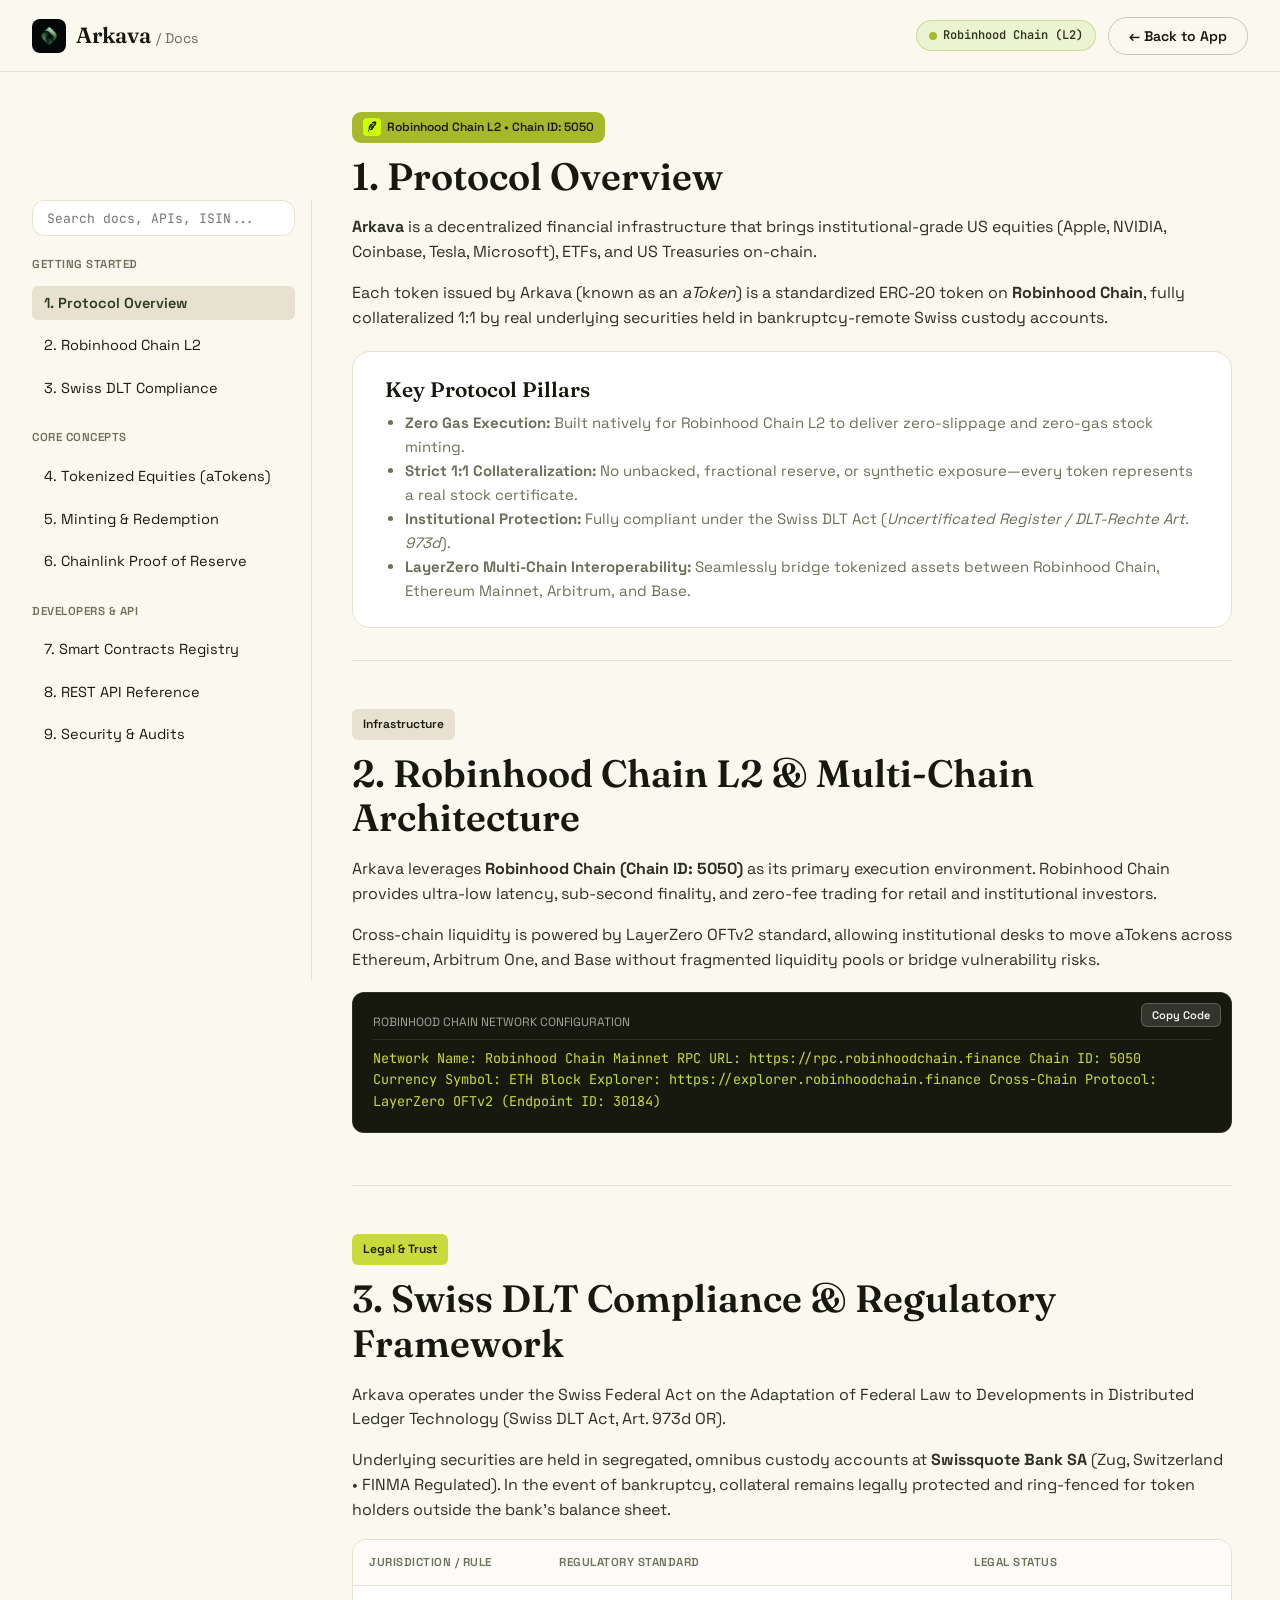
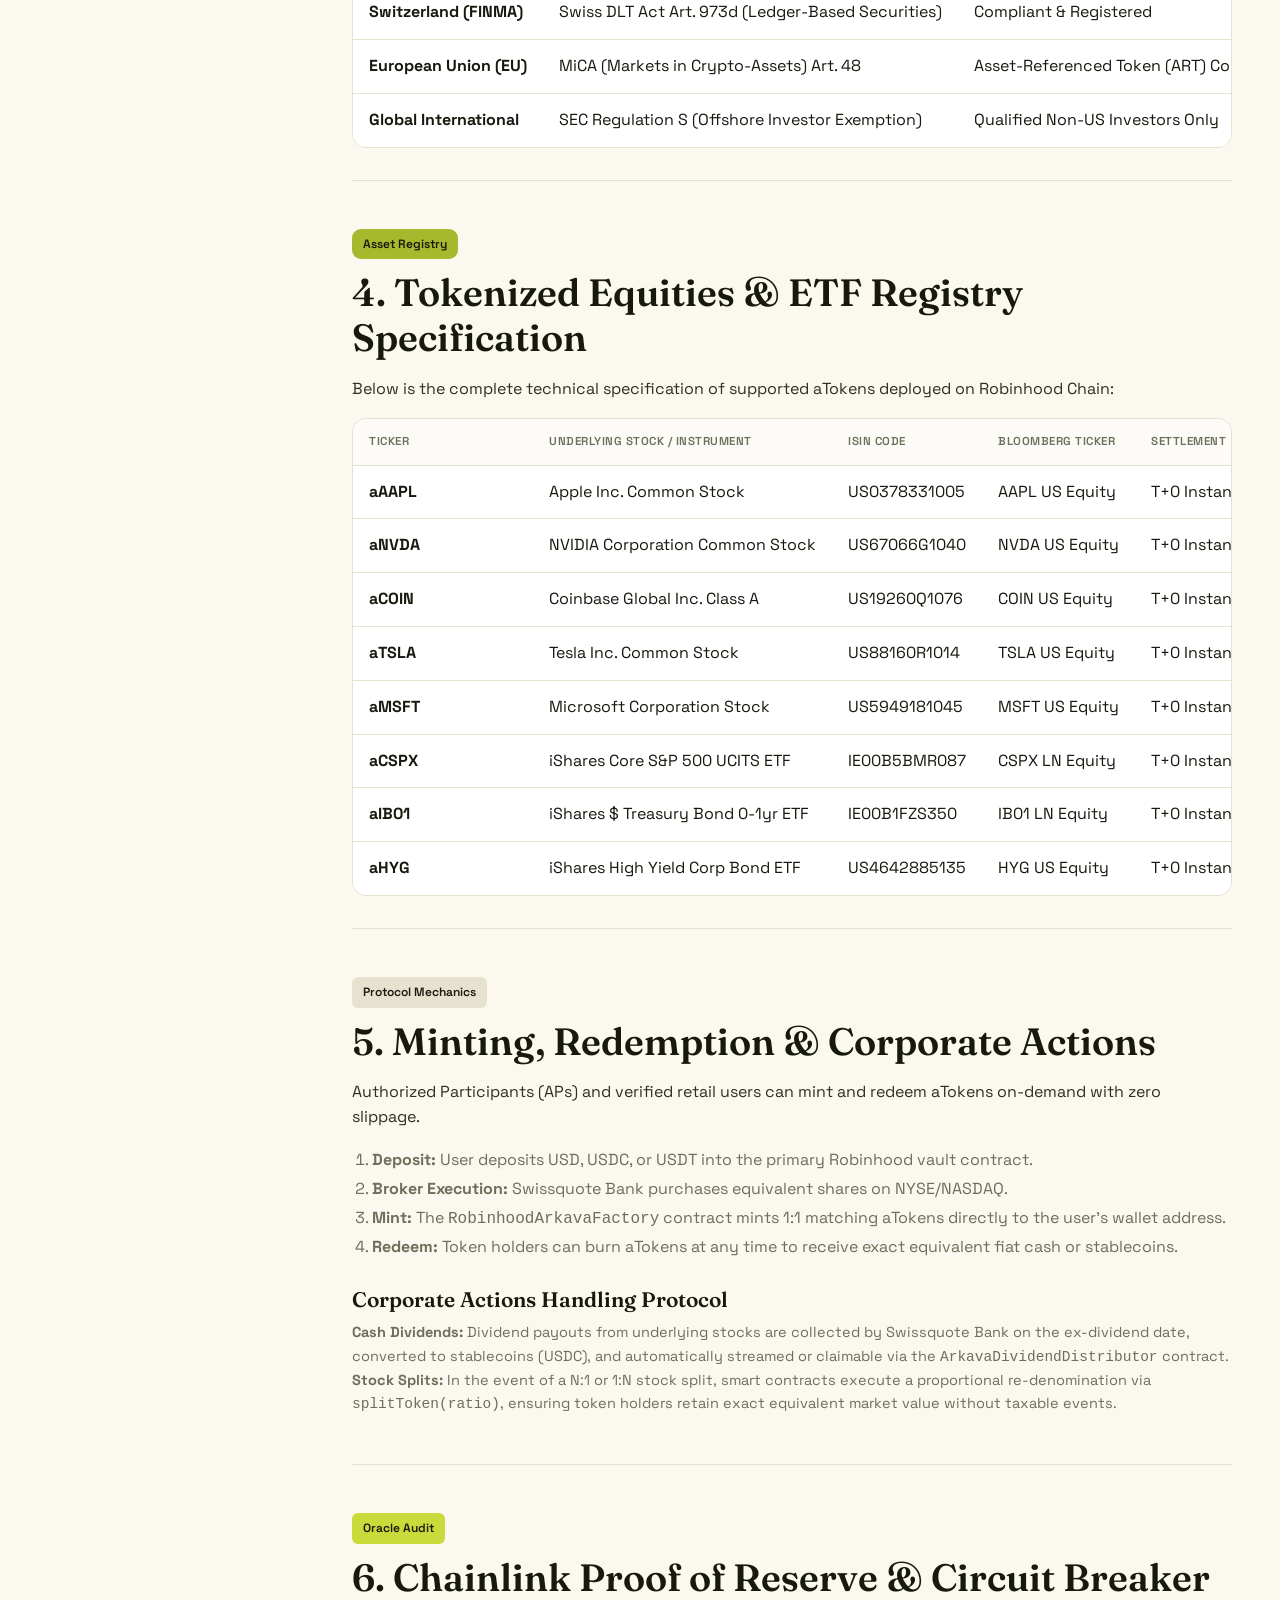
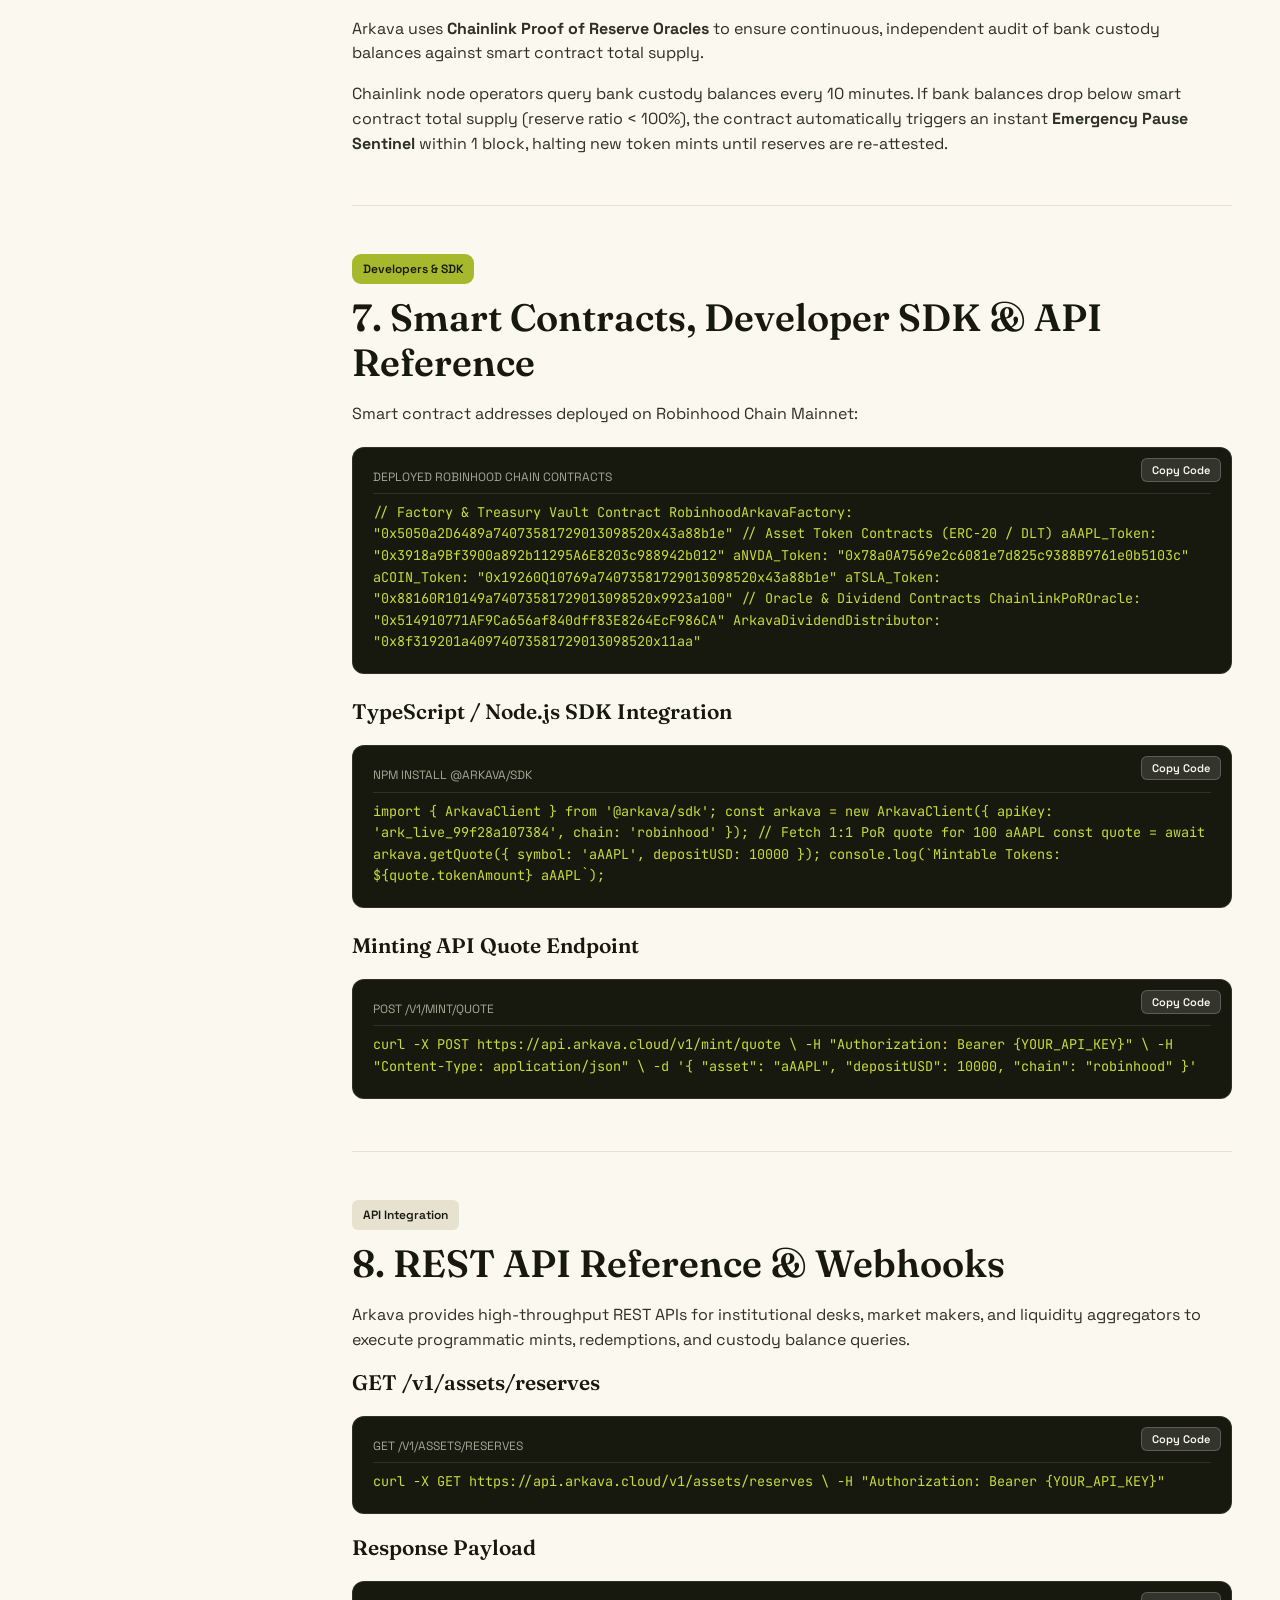
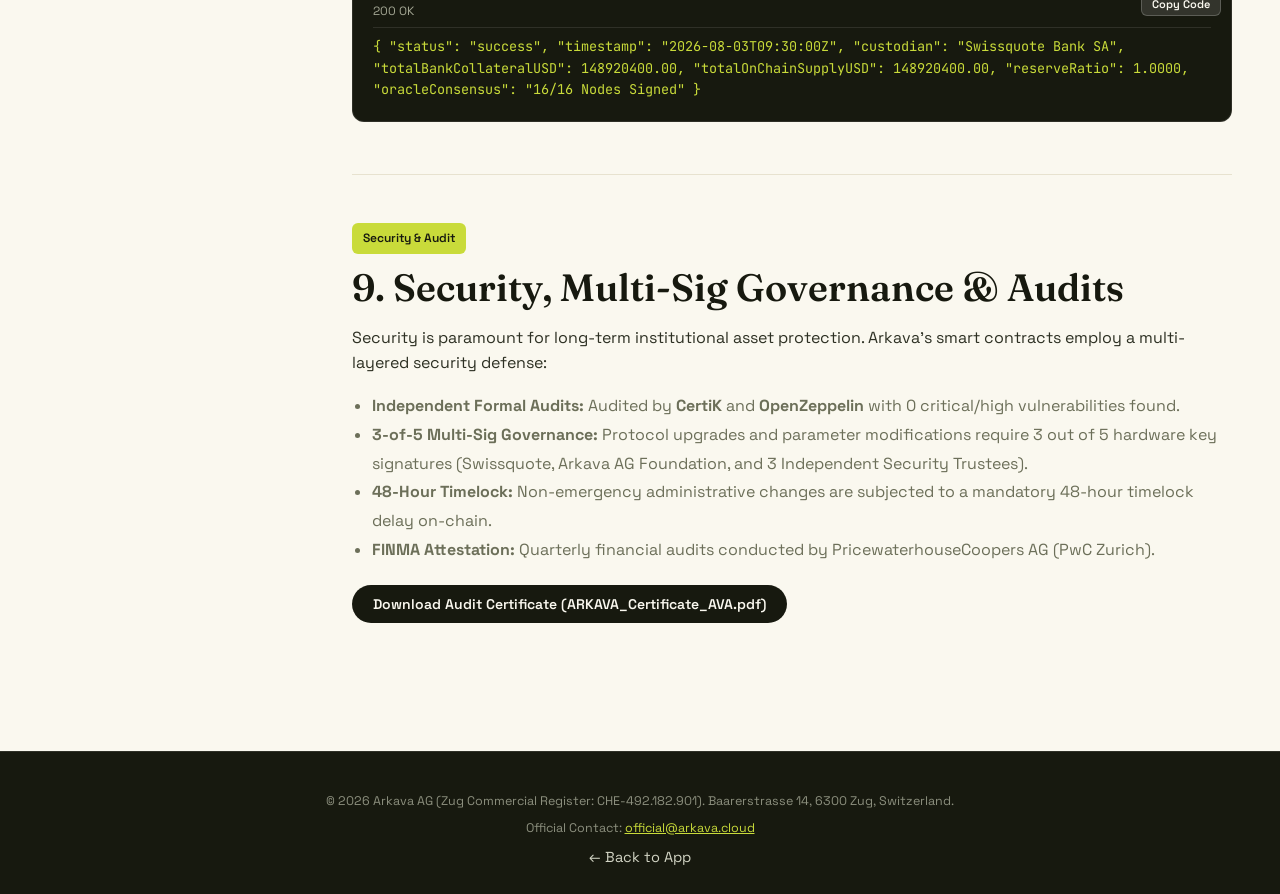
<file: docs.html>
<!DOCTYPE html>
<html lang="en">
<head>
  <meta charset="UTF-8">
  <meta name="viewport" content="width=device-width, initial-scale=1.0">
  <title>Arkava Documentation — Robinhood Chain RWA Standard</title>
  <meta name="description" content="Official technical documentation for Arkava: Tokenized US Equities and Real-World Assets on Robinhood Chain backed 1:1 by Swiss custody.">
  
  <!-- Favicon & Apple Touch Icon -->
  <link rel="icon" type="image/jpeg" href="arkava.jpg">
  <link rel="apple-touch-icon" href="arkava.jpg">
  <link rel="manifest" href="site.webmanifest">

  <!-- Open Graph / Facebook / Telegram Social Preview Tags -->
  <meta property="og:type" content="article">
  <meta property="og:url" content="https://arkava.cloud/docs.html">
  <meta property="og:title" content="Arkava Technical Documentation & Architecture">
  <meta property="og:description" content="Official technical documentation for Arkava: Tokenized US Equities and Real-World Assets on Robinhood Chain backed 1:1 by Swiss custody.">
  <meta property="og:image" content="arkava_banner.jpg">

  <!-- Twitter / X Social Share Tags -->
  <meta name="twitter:card" content="summary_large_image">
  <meta name="twitter:url" content="https://arkava.cloud/docs.html">
  <meta name="twitter:title" content="Arkava Technical Documentation & Architecture">
  <meta name="twitter:description" content="Official technical documentation for Arkava: Tokenized US Equities and Real-World Assets on Robinhood Chain backed 1:1 by Swiss custody.">
  <meta name="twitter:image" content="arkava_banner.jpg">

  <!-- Google Fonts: Fraunces, Space Grotesk, JetBrains Mono -->
  <link rel="preconnect" href="https://fonts.googleapis.com">
  <link rel="preconnect" href="https://fonts.gstatic.com" crossorigin>
  <link href="https://fonts.googleapis.com/css2?family=Fraunces:opsz,wght@9..144,600&family=JetBrains+Mono:wght@400;600&family=Space+Grotesk:wght@400;600&display=swap" rel="stylesheet">
  
  <link rel="stylesheet" href="styles.css">
  <style>
    /* Documentation Layout Specific Styles */
    .docs-wrapper {
      display: grid;
      grid-template-columns: 280px 1fr;
      gap: var(--space-40);
      padding-top: var(--space-40);
      padding-bottom: var(--space-48);
      min-height: calc(100vh - 140px);
    }

    .docs-sidebar {
      position: sticky;
      top: 88px;
      height: calc(100vh - 120px);
      overflow-y: auto;
      padding-right: var(--space-16);
      border-right: 1px solid var(--color-warm-sand);
    }

    .docs-nav-group {
      margin-bottom: var(--space-24);
    }

    .docs-nav-title {
      font-family: var(--font-sans);
      font-size: 11.52px;
      font-weight: 600;
      color: var(--color-taupe);
      text-transform: uppercase;
      letter-spacing: 0.5px;
      margin-bottom: var(--space-12);
    }

    .docs-nav-list {
      list-style: none;
      display: flex;
      flex-direction: column;
      gap: var(--space-8);
    }

    .docs-nav-item a {
      font-family: var(--font-sans);
      font-size: 14.5px;
      color: var(--color-navy);
      text-decoration: none;
      padding: 6px 12px;
      border-radius: var(--radius-6);
      display: block;
      transition: all 0.2s ease;
    }

    .docs-nav-item a:hover, .docs-nav-item a.active {
      background-color: var(--color-warm-sand);
      color: var(--color-dark-sage);
      font-weight: 600;
    }

    .docs-content {
      max-width: 880px;
    }

    .docs-article {
      margin-bottom: var(--space-48);
      padding-bottom: var(--space-32);
      border-bottom: 1px solid var(--color-warm-sand);
    }

    .docs-article:last-child {
      border-bottom: none;
    }

    .docs-article h2 {
      margin-bottom: var(--space-16);
    }

    .docs-article p {
      margin-bottom: var(--space-16);
      color: #2D3023;
    }

    .code-block {
      background-color: var(--color-navy);
      color: var(--color-lime-bright);
      padding: var(--space-20);
      border-radius: var(--radius-12);
      font-family: var(--font-mono);
      font-size: 13.5px;
      line-height: 1.6;
      overflow-x: auto;
      margin: var(--space-20) 0;
      border: 1px solid rgba(255,255,255,0.1);
      position: relative;
    }

    .code-title {
      font-family: var(--font-sans);
      font-size: 12px;
      color: #A3A693;
      text-transform: uppercase;
      margin-bottom: 8px;
      display: block;
      border-bottom: 1px solid rgba(255,255,255,0.1);
      padding-bottom: 6px;
    }

    @media (max-width: 1023px) {
      .docs-wrapper {
        grid-template-columns: 1fr;
      }
      .docs-sidebar {
        position: relative;
        top: 0;
        height: auto;
        border-right: none;
        border-bottom: 1px solid var(--color-warm-sand);
        padding-bottom: var(--space-24);
      }
    }
  </style>
</head>
<body>

  <!-- Site Header -->
  <header class="site-header">
    <div class="container nav-container">
      <a href="index.html" class="brand-logo">
        <img src="arkava.jpg" alt="Arkava Logo" style="width: 34px; height: 34px; border-radius: 8px; object-fit: cover;">
        <span>Arkava <span style="font-size: 14px; font-family: var(--font-sans); color: var(--color-taupe); font-weight: normal;">/ Docs</span></span>
      </a>

      <div class="nav-actions">
        <div class="status-indicator" title="System Status: Robinhood Chain Mainnet operational">
          <div class="pulse-dot"></div>
          <span>Robinhood Chain (L2)</span>
        </div>
        <a href="index.html" class="btn btn-secondary" style="font-size: 14px; height: 38px;">
          ← Back to App
        </a>
      </div>
    </div>
  </header>

  <main>
    <div class="container docs-wrapper">
      
      <!-- Left Sidebar Navigation -->
      <aside class="docs-sidebar">
        <div style="margin-bottom: var(--space-20);">
          <input type="text" class="input-text" id="docs-search-input" placeholder="Search docs, APIs, ISIN..." style="height: 36px; font-size: 13px;">
        </div>

        <div class="docs-nav-group">
          <div class="docs-nav-title">Getting Started</div>
          <ul class="docs-nav-list">
            <li class="docs-nav-item"><a href="#overview" class="active">1. Protocol Overview</a></li>
            <li class="docs-nav-item"><a href="#robinhood-chain">2. Robinhood Chain L2</a></li>
            <li class="docs-nav-item"><a href="#compliance">3. Swiss DLT Compliance</a></li>
          </ul>
        </div>

        <div class="docs-nav-group">
          <div class="docs-nav-title">Core Concepts</div>
          <ul class="docs-nav-list">
            <li class="docs-nav-item"><a href="#atokens">4. Tokenized Equities (aTokens)</a></li>
            <li class="docs-nav-item"><a href="#mint-redeem">5. Minting & Redemption</a></li>
            <li class="docs-nav-item"><a href="#proof-of-reserves">6. Chainlink Proof of Reserve</a></li>
          </ul>
        </div>

        <div class="docs-nav-group">
          <div class="docs-nav-title">Developers & API</div>
          <ul class="docs-nav-list">
            <li class="docs-nav-item"><a href="#smart-contracts">7. Smart Contracts Registry</a></li>
            <li class="docs-nav-item"><a href="#api-reference">8. REST API Reference</a></li>
            <li class="docs-nav-item"><a href="#security">9. Security & Audits</a></li>
          </ul>
        </div>
      </aside>

      <!-- Main Documentation Content -->
      <article class="docs-content">

        <!-- Section 1 -->
        <section class="docs-article" id="overview">
          <div class="badge badge-accent" style="margin-bottom: 12px; display: inline-flex; align-items: center; gap: 6px;">
            <img src="robinhood.png" alt="Robinhood" style="width: 18px; height: 18px; border-radius: 4px; object-fit: cover;">
            Robinhood Chain L2 • Chain ID: 5050
          </div>
          <h2 class="heading-h2">1. Protocol Overview</h2>
          <p>
            <strong>Arkava</strong> is a decentralized financial infrastructure that brings institutional-grade US equities (Apple, NVIDIA, Coinbase, Tesla, Microsoft), ETFs, and US Treasuries on-chain.
          </p>
          <p>
            Each token issued by Arkava (known as an <em>aToken</em>) is a standardized ERC-20 token on <strong>Robinhood Chain</strong>, fully collateralized 1:1 by real underlying securities held in bankruptcy-remote Swiss custody accounts.
          </p>

          <div class="card-featured" style="margin-top: 20px; background-color: var(--color-pure-white);">
            <h3 class="subheading-h3" style="margin-bottom: 8px;">Key Protocol Pillars</h3>
            <ul style="padding-left: 20px; color: var(--color-taupe); line-height: 1.6; font-size: 15px;">
              <li><strong>Zero Gas Execution:</strong> Built natively for Robinhood Chain L2 to deliver zero-slippage and zero-gas stock minting.</li>
              <li><strong>Strict 1:1 Collateralization:</strong> No unbacked, fractional reserve, or synthetic exposure—every token represents a real stock certificate.</li>
              <li><strong>Institutional Protection:</strong> Fully compliant under the Swiss DLT Act (<em>Uncertificated Register / DLT-Rechte Art. 973d</em>).</li>
              <li><strong>LayerZero Multi-Chain Interoperability:</strong> Seamlessly bridge tokenized assets between Robinhood Chain, Ethereum Mainnet, Arbitrum, and Base.</li>
            </ul>
          </div>
        </section>

        <!-- Section 2 -->
        <section class="docs-article" id="robinhood-chain">
          <span class="badge badge-standard" style="margin-bottom: 12px;">Infrastructure</span>
          <h2 class="heading-h2">2. Robinhood Chain L2 & Multi-Chain Architecture</h2>
          <p>
            Arkava leverages <strong>Robinhood Chain (Chain ID: 5050)</strong> as its primary execution environment. Robinhood Chain provides ultra-low latency, sub-second finality, and zero-fee trading for retail and institutional investors.
          </p>
          <p>
            Cross-chain liquidity is powered by LayerZero OFTv2 standard, allowing institutional desks to move aTokens across Ethereum, Arbitrum One, and Base without fragmented liquidity pools or bridge vulnerability risks.
          </p>
          
          <div class="code-block">
            <span class="code-title">Robinhood Chain Network Configuration</span>
Network Name: Robinhood Chain Mainnet
RPC URL: https://rpc.robinhoodchain.finance
Chain ID: 5050
Currency Symbol: ETH
Block Explorer: https://explorer.robinhoodchain.finance
Cross-Chain Protocol: LayerZero OFTv2 (Endpoint ID: 30184)</div>
        </section>

        <!-- Section 3 -->
        <section class="docs-article" id="compliance">
          <span class="badge badge-warning" style="margin-bottom: 12px;">Legal & Trust</span>
          <h2 class="heading-h2">3. Swiss DLT Compliance & Regulatory Framework</h2>
          <p>
            Arkava operates under the Swiss Federal Act on the Adaptation of Federal Law to Developments in Distributed Ledger Technology (Swiss DLT Act, Art. 973d OR).
          </p>
          <p>
            Underlying securities are held in segregated, omnibus custody accounts at <strong>Swissquote Bank SA</strong> (Zug, Switzerland • FINMA Regulated). In the event of bankruptcy, collateral remains legally protected and ring-fenced for token holders outside the bank's balance sheet.
          </p>

          <div class="table-responsive" style="margin-top: 16px;">
            <table class="arkava-table">
              <thead>
                <tr>
                  <th>Jurisdiction / Rule</th>
                  <th>Regulatory Standard</th>
                  <th>Legal Status</th>
                </tr>
              </thead>
              <tbody>
                <tr>
                  <td><strong>Switzerland (FINMA)</strong></td>
                  <td>Swiss DLT Act Art. 973d (Ledger-Based Securities)</td>
                  <td>Compliant & Registered</td>
                </tr>
                <tr>
                  <td><strong>European Union (EU)</strong></td>
                  <td>MiCA (Markets in Crypto-Assets) Art. 48</td>
                  <td>Asset-Referenced Token (ART) Compliant</td>
                </tr>
                <tr>
                  <td><strong>Global International</strong></td>
                  <td>SEC Regulation S (Offshore Investor Exemption)</td>
                  <td>Qualified Non-US Investors Only</td>
                </tr>
              </tbody>
            </table>
          </div>
        </section>

        <!-- Section 4 -->
        <section class="docs-article" id="atokens">
          <span class="badge badge-accent" style="margin-bottom: 12px;">Asset Registry</span>
          <h2 class="heading-h2">4. Tokenized Equities & ETF Registry Specification</h2>
          <p>Below is the complete technical specification of supported aTokens deployed on Robinhood Chain:</p>
          
          <div class="table-responsive" style="margin-top: 16px;">
            <table class="arkava-table">
              <thead>
                <tr>
                  <th>Ticker</th>
                  <th>Underlying Stock / Instrument</th>
                  <th>ISIN Code</th>
                  <th>Bloomberg Ticker</th>
                  <th>Settlement</th>
                </tr>
              </thead>
              <tbody>
                <tr>
                  <td><strong>aAAPL</strong></td>
                  <td>Apple Inc. Common Stock</td>
                  <td>US0378331005</td>
                  <td>AAPL US Equity</td>
                  <td>T+0 Instant / Robinhood L2</td>
                </tr>
                <tr>
                  <td><strong>aNVDA</strong></td>
                  <td>NVIDIA Corporation Common Stock</td>
                  <td>US67066G1040</td>
                  <td>NVDA US Equity</td>
                  <td>T+0 Instant / Robinhood L2</td>
                </tr>
                <tr>
                  <td><strong>aCOIN</strong></td>
                  <td>Coinbase Global Inc. Class A</td>
                  <td>US19260Q1076</td>
                  <td>COIN US Equity</td>
                  <td>T+0 Instant / Robinhood L2</td>
                </tr>
                <tr>
                  <td><strong>aTSLA</strong></td>
                  <td>Tesla Inc. Common Stock</td>
                  <td>US88160R1014</td>
                  <td>TSLA US Equity</td>
                  <td>T+0 Instant / Robinhood L2</td>
                </tr>
                <tr>
                  <td><strong>aMSFT</strong></td>
                  <td>Microsoft Corporation Stock</td>
                  <td>US5949181045</td>
                  <td>MSFT US Equity</td>
                  <td>T+0 Instant / Robinhood L2</td>
                </tr>
                <tr>
                  <td><strong>aCSPX</strong></td>
                  <td>iShares Core S&P 500 UCITS ETF</td>
                  <td>IE00B5BMR087</td>
                  <td>CSPX LN Equity</td>
                  <td>T+0 Instant / Robinhood L2</td>
                </tr>
                <tr>
                  <td><strong>aIB01</strong></td>
                  <td>iShares $ Treasury Bond 0-1yr ETF</td>
                  <td>IE00B1FZS350</td>
                  <td>IB01 LN Equity</td>
                  <td>T+0 Instant / Robinhood L2</td>
                </tr>
                <tr>
                  <td><strong>aHYG</strong></td>
                  <td>iShares High Yield Corp Bond ETF</td>
                  <td>US4642885135</td>
                  <td>HYG US Equity</td>
                  <td>T+0 Instant / Robinhood L2</td>
                </tr>
              </tbody>
            </table>
          </div>
        </section>

        <!-- Section 5 -->
        <section class="docs-article" id="mint-redeem">
          <span class="badge badge-standard" style="margin-bottom: 12px;">Protocol Mechanics</span>
          <h2 class="heading-h2">5. Minting, Redemption & Corporate Actions</h2>
          <p>
            Authorized Participants (APs) and verified retail users can mint and redeem aTokens on-demand with zero slippage.
          </p>
          <ol style="padding-left: 20px; color: var(--color-taupe); line-height: 1.8; margin-bottom: 16px;">
            <li><strong>Deposit:</strong> User deposits USD, USDC, or USDT into the primary Robinhood vault contract.</li>
            <li><strong>Broker Execution:</strong> Swissquote Bank purchases equivalent shares on NYSE/NASDAQ.</li>
            <li><strong>Mint:</strong> The <code>RobinhoodArkavaFactory</code> contract mints 1:1 matching aTokens directly to the user's wallet address.</li>
            <li><strong>Redeem:</strong> Token holders can burn aTokens at any time to receive exact equivalent fiat cash or stablecoins.</li>
          </ol>

          <h3 class="subheading-h3" style="margin-top: 24px; margin-bottom: 8px;">Corporate Actions Handling Protocol</h3>
          <p style="font-size: 14.5px; color: var(--color-taupe); line-height: 1.6;">
            <strong>Cash Dividends:</strong> Dividend payouts from underlying stocks are collected by Swissquote Bank on the ex-dividend date, converted to stablecoins (USDC), and automatically streamed or claimable via the <code>ArkavaDividendDistributor</code> contract.<br>
            <strong>Stock Splits:</strong> In the event of a N:1 or 1:N stock split, smart contracts execute a proportional re-denomination via <code>splitToken(ratio)</code>, ensuring token holders retain exact equivalent market value without taxable events.
          </p>
        </section>

        <!-- Section 6 -->
        <section class="docs-article" id="proof-of-reserves">
          <span class="badge badge-warning" style="margin-bottom: 12px;">Oracle Audit</span>
          <h2 class="heading-h2">6. Chainlink Proof of Reserve & Circuit Breaker</h2>
          <p>
            Arkava uses <strong>Chainlink Proof of Reserve Oracles</strong> to ensure continuous, independent audit of bank custody balances against smart contract total supply.
          </p>
          <p>
            Chainlink node operators query bank custody balances every 10 minutes. If bank balances drop below smart contract total supply (reserve ratio &lt; 100%), the contract automatically triggers an instant <strong>Emergency Pause Sentinel</strong> within 1 block, halting new token mints until reserves are re-attested.
          </p>
        </section>

        <!-- Section 7 -->
        <section class="docs-article" id="smart-contracts">
          <span class="badge badge-accent" style="margin-bottom: 12px;">Developers & SDK</span>
          <h2 class="heading-h2">7. Smart Contracts, Developer SDK & API Reference</h2>
          <p>Smart contract addresses deployed on Robinhood Chain Mainnet:</p>

          <div class="code-block">
            <span class="code-title">Deployed Robinhood Chain Contracts</span>
// Factory & Treasury Vault Contract
RobinhoodArkavaFactory: "0x5050a2D6489a74073581729013098520x43a88b1e"

// Asset Token Contracts (ERC-20 / DLT)
aAAPL_Token: "0x3918a9Bf3900a892b11295A6E8203c988942b012"
aNVDA_Token: "0x78a0A7569e2c6081e7d825c9388B9761e0b5103c"
aCOIN_Token: "0x19260Q10769a74073581729013098520x43a88b1e"
aTSLA_Token: "0x88160R10149a74073581729013098520x9923a100"

// Oracle & Dividend Contracts
ChainlinkPoROracle: "0x514910771AF9Ca656af840dff83E8264EcF986CA"
ArkavaDividendDistributor: "0x8f319201a40974073581729013098520x11aa"</div>

          <h3 class="subheading-h3" style="margin-top: 24px; margin-bottom: 12px;">TypeScript / Node.js SDK Integration</h3>
          <div class="code-block">
            <span class="code-title">npm install @arkava/sdk</span>
import { ArkavaClient } from '@arkava/sdk';

const arkava = new ArkavaClient({
  apiKey: 'ark_live_99f28a107384',
  chain: 'robinhood'
});

// Fetch 1:1 PoR quote for 100 aAAPL
const quote = await arkava.getQuote({ symbol: 'aAAPL', depositUSD: 10000 });
console.log(`Mintable Tokens: ${quote.tokenAmount} aAAPL`);</div>

          <h3 class="subheading-h3" style="margin-top: 24px; margin-bottom: 12px;">Minting API Quote Endpoint</h3>
          <div class="code-block">
            <span class="code-title">POST /v1/mint/quote</span>
curl -X POST https://api.arkava.cloud/v1/mint/quote \
  -H "Authorization: Bearer {YOUR_API_KEY}" \
  -H "Content-Type: application/json" \
  -d '{
    "asset": "aAAPL",
    "depositUSD": 10000,
    "chain": "robinhood"
  }'</div>
        </section>

        <!-- Section 8 -->
        <section class="docs-article" id="api-reference">
          <span class="badge badge-standard" style="margin-bottom: 12px;">API Integration</span>
          <h2 class="heading-h2">8. REST API Reference & Webhooks</h2>
          <p>
            Arkava provides high-throughput REST APIs for institutional desks, market makers, and liquidity aggregators to execute programmatic mints, redemptions, and custody balance queries.
          </p>

          <h3 class="subheading-h3" style="margin-top: 16px; margin-bottom: 8px;">GET /v1/assets/reserves</h3>
          <div class="code-block">
            <span class="code-title">GET /v1/assets/reserves</span>
curl -X GET https://api.arkava.cloud/v1/assets/reserves \
  -H "Authorization: Bearer {YOUR_API_KEY}"</div>

          <h3 class="subheading-h3" style="margin-top: 16px; margin-bottom: 8px;">Response Payload</h3>
          <div class="code-block">
            <span class="code-title">200 OK</span>
{
  "status": "success",
  "timestamp": "2026-08-03T09:30:00Z",
  "custodian": "Swissquote Bank SA",
  "totalBankCollateralUSD": 148920400.00,
  "totalOnChainSupplyUSD": 148920400.00,
  "reserveRatio": 1.0000,
  "oracleConsensus": "16/16 Nodes Signed"
}</div>
        </section>

        <!-- Section 9 -->
        <section class="docs-article" id="security">
          <span class="badge badge-warning" style="margin-bottom: 12px;">Security & Audit</span>
          <h2 class="heading-h2">9. Security, Multi-Sig Governance & Audits</h2>
          <p>
            Security is paramount for long-term institutional asset protection. Arkava's smart contracts employ a multi-layered security defense:
          </p>
          <ul style="padding-left: 20px; color: var(--color-taupe); line-height: 1.8; margin-bottom: 16px;">
            <li><strong>Independent Formal Audits:</strong> Audited by <strong>CertiK</strong> and <strong>OpenZeppelin</strong> with 0 critical/high vulnerabilities found.</li>
            <li><strong>3-of-5 Multi-Sig Governance:</strong> Protocol upgrades and parameter modifications require 3 out of 5 hardware key signatures (Swissquote, Arkava AG Foundation, and 3 Independent Security Trustees).</li>
            <li><strong>48-Hour Timelock:</strong> Non-emergency administrative changes are subjected to a mandatory 48-hour timelock delay on-chain.</li>
            <li><strong>FINMA Attestation:</strong> Quarterly financial audits conducted by PricewaterhouseCoopers AG (PwC Zurich).</li>
          </ul>

          <div style="margin-top: 20px;">
            <a href="ARKAVA_Certificate_AVA.pdf" download="ARKAVA_Certificate_AVA.pdf" class="btn btn-primary" style="display: inline-flex; align-items: center; gap: 8px; text-decoration: none; font-size: 14px; height: 38px;">
              Download Audit Certificate (ARKAVA_Certificate_AVA.pdf)
            </a>
          </div>
        </section>

      </article>
    </div>
  </main>

  <!-- Site Footer -->
  <footer class="site-footer">
    <div class="container">
      <div class="footer-bottom" style="border-top: none; padding-top: 0; flex-direction: column; gap: 8px; align-items: center;">
        <span>© 2026 Arkava AG (Zug Commercial Register: CHE-492.182.901). Baarerstrasse 14, 6300 Zug, Switzerland.</span>
        <span>Official Contact: <a href="mailto:official@arkava.cloud" style="color: var(--color-lime-bright); text-decoration: underline;">official@arkava.cloud</a></span>
        <a href="index.html" class="footer-link">← Back to App</a>
      </div>
    </div>
  </footer>

  <script>
    document.addEventListener('DOMContentLoaded', () => {
      // Add copy button to every code block
      document.querySelectorAll('.code-block').forEach(block => {
        const copyBtn = document.createElement('button');
        copyBtn.className = 'btn-copy-code';
        copyBtn.textContent = 'Copy Code';
        copyBtn.addEventListener('click', () => {
          const titleEl = block.querySelector('.code-title');
          let text = block.textContent.replace('Copy Code', '').trim();
          if (titleEl) {
            text = text.replace(titleEl.textContent, '').trim();
          }
          navigator.clipboard.writeText(text).then(() => {
            copyBtn.textContent = 'Copied!';
            copyBtn.style.background = 'var(--color-lime)';
            copyBtn.style.color = 'var(--color-navy)';
            setTimeout(() => {
              copyBtn.textContent = 'Copy Code';
              copyBtn.style.background = '';
              copyBtn.style.color = '';
            }, 2000);
          });
        });
        block.appendChild(copyBtn);
      });

      // Live search filtering
      const searchInput = document.getElementById('docs-search-input');
      const articles = document.querySelectorAll('.docs-article');
      if (searchInput) {
        searchInput.addEventListener('input', e => {
          const q = e.target.value.toLowerCase().trim();
          articles.forEach(art => {
            const text = art.textContent.toLowerCase();
            art.style.display = text.includes(q) ? 'block' : 'none';
          });
        });
      }
    });
  </script>
</body>
</html>
</file>
<file: styles.css>
/* ==========================================
   ARKAVA INSTITUTIONAL DESIGN SYSTEM (www.backed.is)
   ========================================== */

/* 1. Design Tokens */
:root {
  /* Primary Palette */
  --color-navy: #17190F;
  --color-cream: #FAF8EF;
  
  /* Accent Palette */
  --color-lime: #A6B92C;
  --color-lime-bright: #C9DB3A;
  --color-dark-sage: #2C3A19;
  --color-lime-muted: #71801F;
  
  /* Neutral Scale */
  --color-taupe: #6C6F59;
  --color-light-beige: #F1EBD8;
  --color-warm-sand: #E7E2CF;
  --color-pure-white: #FFFFFF;
  --color-card-hover-bg: #FEFDFB;
  --color-border-hover: #D4CFBD;
  
  /* Typography Stacks */
  --font-serif: 'Fraunces', Georgia, serif;
  --font-sans: 'Space Grotesk', -apple-system, BlinkMacSystemFont, 'Segoe UI', sans-serif;
  --font-mono: 'JetBrains Mono', 'Courier New', monospace;

  /* Spacing Scale */
  --space-4: 4px;
  --space-6: 6px;
  --space-8: 8px;
  --space-10: 10px;
  --space-12: 12px;
  --space-14: 14px;
  --space-16: 16px;
  --space-18: 18px;
  --space-20: 20px;
  --space-24: 24px;
  --space-28: 28px;
  --space-32: 32px;
  --space-36: 36px;
  --space-40: 40px;
  --space-48: 48px;

  /* Border Radii */
  --radius-6: 6px;
  --radius-9: 9px;
  --radius-12: 12px;
  --radius-14: 14px;
  --radius-18: 18px;
  --radius-full: 999px;

  /* Shadows */
  --shadow-focus: 0 0 0 3px rgba(166, 185, 44, 0.15);
  --shadow-floating: 0 4px 12px rgba(23, 25, 15, 0.08);
  --shadow-modal: 0 8px 24px rgba(23, 25, 15, 0.14);
}

/* 2. Global Reset & Base Styles */
*, *::before, *::after {
  box-sizing: border-box;
  margin: 0;
  padding: 0;
}

html {
  font-size: 16px;
  scroll-behavior: smooth;
  -webkit-font-smoothing: antialiased;
  -moz-osx-font-smoothing: grayscale;
  overflow-x: hidden;
}

body {
  background-color: var(--color-cream);
  color: var(--color-navy);
  font-family: var(--font-sans);
  font-size: 16px;
  line-height: 1.55;
  overflow-x: hidden;
  word-wrap: break-word;
  overflow-wrap: break-word;
}

/* Hide Ugly Native Browser Select Arrows Across All Browsers */
select, select.currency-badge {
  -webkit-appearance: none !important;
  -moz-appearance: none !important;
  appearance: none !important;
  background-image: url('data:image/svg+xml;utf8,<svg xmlns="http://www.w3.org/2000/svg" width="10" height="10" viewBox="0 0 24 24" fill="none" stroke="%2317190F" stroke-width="3" stroke-linecap="round" stroke-linejoin="round"><polyline points="6 9 12 15 18 9"></polyline></svg>') !important;
  background-repeat: no-repeat !important;
  background-position: right 10px center !important;
  padding-right: 26px !important;
  cursor: pointer;
}

/* Responsive Typography Hierarchy */
h1, .display-h1 {
  font-family: var(--font-serif);
  font-size: 56px;
  font-weight: 600;
  line-height: 1.1;
  color: var(--color-navy);
  letter-spacing: -0.5px;
  word-wrap: break-word;
  overflow-wrap: break-word;
}

h2, .heading-h2 {
  font-family: var(--font-serif);
  font-size: 38px;
  font-weight: 600;
  line-height: 1.18;
  color: var(--color-navy);
}

h3, .subheading-h3 {
  font-family: var(--font-serif);
  font-size: 21px;
  font-weight: 600;
  line-height: 1.3;
  color: var(--color-navy);
}

p, .body-text {
  font-family: var(--font-sans);
  font-size: 16px;
  font-weight: 400;
  line-height: 1.55;
  color: var(--color-navy);
}

.text-muted { color: var(--color-taupe); }
.text-mono { font-family: var(--font-mono); }
.text-lime { color: var(--color-lime); }
.text-sage { color: var(--color-dark-sage); }

.mono-large {
  font-family: var(--font-mono);
  font-size: 18px;
  font-weight: 500;
}

.mono-small {
  font-family: var(--font-mono);
  font-size: 13px;
  font-weight: 600;
}

/* Layout Containers */
.container {
  width: 100%;
  max-width: 1360px;
  margin: 0 auto;
  padding-left: var(--space-32);
  padding-right: var(--space-32);
  overflow-x: hidden;
}

.section-padding {
  padding-top: var(--space-48);
  padding-bottom: var(--space-48);
}

/* 3. Header & Navigation (Fixed Alignment & No Overlapping) */
.site-header {
  position: sticky;
  top: 0;
  z-index: 100;
  background-color: rgba(250, 248, 239, 0.96);
  backdrop-filter: blur(12px);
  border-bottom: 1px solid var(--color-warm-sand);
  height: 72px;
}

.nav-container {
  display: flex;
  align-items: center;
  justify-content: space-between;
  height: 100%;
  gap: var(--space-16);
}

.brand-logo {
  display: flex;
  align-items: center;
  gap: var(--space-10);
  text-decoration: none;
  color: var(--color-navy);
  font-family: var(--font-serif);
  font-size: 22px;
  font-weight: 600;
  flex-shrink: 0;
  margin-right: var(--space-20);
}

.nav-links {
  display: flex;
  align-items: center;
  gap: var(--space-20);
  list-style: none;
  margin: 0;
  padding: 0;
}

.nav-link {
  font-family: var(--font-sans);
  font-size: 14.5px;
  font-weight: 600;
  color: var(--color-navy);
  text-decoration: none;
  white-space: nowrap !important;
  padding: 4px 0;
  position: relative;
  transition: color 0.2s ease;
}

.nav-link:hover, .nav-link.active {
  color: var(--color-navy);
}

.nav-link::after {
  content: '';
  position: absolute;
  bottom: -2px;
  left: 0;
  width: 0%;
  height: 2px;
  background-color: var(--color-lime);
  transition: width 0.25s ease;
}

.nav-link:hover::after, .nav-link.active::after {
  width: 100%;
}

.nav-actions {
  display: flex;
  align-items: center;
  gap: var(--space-12);
  flex-shrink: 0;
}

.status-indicator {
  display: inline-flex;
  align-items: center;
  gap: 6px;
  font-family: var(--font-mono);
  font-size: 12px;
  font-weight: 600;
  padding: 5px 12px;
  background-color: #EBF3D3;
  color: var(--color-dark-sage);
  border-radius: var(--radius-full);
  border: 1px solid rgba(166, 185, 44, 0.4);
  white-space: nowrap !important;
}

.pulse-dot {
  width: 8px;
  height: 8px;
  background-color: var(--color-lime);
  border-radius: 50%;
  box-shadow: 0 0 0 0 rgba(166, 185, 44, 0.7);
  animation: pulse-ring 2s infinite;
}

@keyframes pulse-ring {
  0% { box-shadow: 0 0 0 0 rgba(166, 185, 44, 0.7); }
  70% { box-shadow: 0 0 0 6px rgba(166, 185, 44, 0); }
  100% { box-shadow: 0 0 0 0 rgba(166, 185, 44, 0); }
}

.mobile-menu-btn {
  display: none;
  background: none;
  border: none;
  font-size: 24px;
  cursor: pointer;
  color: var(--color-navy);
  padding: 8px;
}

/* 4. Button Components */
.btn {
  display: inline-flex;
  align-items: center;
  justify-content: center;
  gap: var(--space-8);
  font-family: var(--font-sans);
  font-size: 14.5px;
  font-weight: 600;
  line-height: 1;
  text-decoration: none;
  cursor: pointer;
  transition: all 0.25s cubic-bezier(0.16, 1, 0.3, 1);
  white-space: nowrap;
}

.btn-primary {
  background-color: var(--color-navy);
  color: var(--color-cream);
  padding: 10px 20px;
  border-radius: var(--radius-full);
  border: 1px solid transparent;
  min-width: 120px;
  height: 42px;
}

/* Compact table action buttons */
.arkava-table .btn-primary,
.arkava-table .btn-secondary {
  min-width: 0;
  width: auto;
  height: 32px;
  padding: 0 12px;
  font-size: 13px;
}

.btn-primary:hover {
  background-color: #0F0D08;
  color: var(--color-cream);
  transform: translateY(-1px);
  box-shadow: 0 4px 12px rgba(23, 25, 15, 0.15);
}

.btn-secondary {
  background-color: transparent;
  color: var(--color-navy);
  padding: 10px 20px;
  border-radius: var(--radius-full);
  border: 1px solid rgba(23, 25, 15, 0.22);
  min-width: 130px;
  height: 42px;
}

.btn-secondary:hover {
  background-color: rgba(23, 25, 15, 0.06);
  border-color: rgba(23, 25, 15, 0.35);
  transform: translateY(-1px);
}

.btn-ghost {
  background-color: transparent;
  color: var(--color-navy);
  padding: 10px 14px;
  border-radius: 0;
  border: none;
  box-shadow: var(--color-lime) 0px -2px 0px 0px inset;
  height: 42px;
}

.btn-ghost:hover {
  box-shadow: var(--color-lime) 0px -4px 0px 0px inset;
}

/* 5. Scroll Animations & Price Flashes */
.reveal-on-scroll {
  opacity: 0;
  transform: translateY(24px);
  transition: opacity 0.6s cubic-bezier(0.16, 1, 0.3, 1), transform 0.6s cubic-bezier(0.16, 1, 0.3, 1);
}

.reveal-on-scroll.visible {
  opacity: 1;
  transform: translateY(0);
}

.price-flash-green {
  animation: flash-green 0.8s ease-out;
}

@keyframes flash-green {
  0% { background-color: rgba(166, 185, 44, 0.35); color: var(--color-dark-sage); }
  100% { background-color: transparent; }
}

/* 6. 1:1 Aspect Ratio Partner Banner Grid */
.partner-bar-section {
  background-color: var(--color-pure-white);
  border-top: 1px solid var(--color-warm-sand);
  border-bottom: 1px solid var(--color-warm-sand);
  padding: var(--space-32) 0;
}

.partner-grid-title {
  font-family: var(--font-sans);
  font-size: 12px;
  font-weight: 600;
  color: var(--color-taupe);
  text-transform: uppercase;
  letter-spacing: 0.5px;
  margin-bottom: var(--space-20);
  display: block;
}

.partner-banner-grid {
  display: grid;
  grid-template-columns: repeat(5, 1fr);
  gap: var(--space-16);
}

.partner-banner-card {
  aspect-ratio: 1 / 1;
  border-radius: var(--radius-18);
  padding: var(--space-16) var(--space-20);
  display: flex;
  flex-direction: column;
  justify-content: space-between;
  border: 1px solid var(--color-warm-sand);
  position: relative;
  overflow: hidden;
  cursor: default;
  user-select: none;
  transition: transform 0.25s cubic-bezier(0.16, 1, 0.3, 1), box-shadow 0.25s ease;
}

.partner-banner-card:hover {
  transform: translateY(-2px);
  box-shadow: var(--shadow-floating);
}

.partner-banner-header {
  display: flex;
  justify-content: flex-end;
  align-items: center;
}

.partner-logo-center {
  flex: 1;
  display: flex;
  align-items: center;
  justify-content: center;
  padding: var(--space-4) 0;
}

.partner-banner-title {
  font-family: var(--font-serif);
  font-size: 16px;
  font-weight: 600;
  line-height: 1.2;
}

.partner-banner-sub {
  font-family: var(--font-mono);
  font-size: 11.5px;
  opacity: 0.85;
}

/* Partner Card Themes */
.partner-theme-robinhood { background: linear-gradient(135deg, #CCFF00 0%, #A6B92C 100%); color: #17190F; border-color: #A6B92C; }
.partner-theme-chainlink { background: linear-gradient(135deg, #375BD2 0%, #1E3A8A 100%); color: #FFFFFF; border-color: #375BD2; }
.partner-theme-swissquote { background: linear-gradient(135deg, #F05A28 0%, #C84422 100%); color: #FFFFFF; border-color: #F05A28; }
.partner-theme-openzeppelin { background: linear-gradient(135deg, #17190F 0%, #0F0D08 100%); color: #FAF8EF; border-color: rgba(255,255,255,0.15); }
.partner-theme-swissdlt { background: linear-gradient(135deg, #FAF8EF 0%, #E7E2CF 100%); color: #17190F; border-color: #E7E2CF; }

/* 7. Cards & Form Controls */
.card-standard {
  background-color: var(--color-pure-white);
  border: 1px solid var(--color-warm-sand);
  border-radius: var(--radius-14);
  padding: 16px 18px;
  color: var(--color-navy);
  transition: border-color 0.25s ease, background-color 0.25s ease, transform 0.25s ease;
}

.card-standard:hover {
  border-color: var(--color-border-hover);
  background-color: var(--color-card-hover-bg);
  transform: translateY(-2px);
}

.card-featured {
  background-color: var(--color-pure-white);
  border: 1px solid var(--color-warm-sand);
  border-radius: var(--radius-18);
  padding: 24px 32px;
  color: var(--color-navy);
  transition: border-color 0.25s ease, box-shadow 0.25s ease, transform 0.25s ease;
}

.card-featured:hover {
  border-color: var(--color-lime);
  box-shadow: var(--shadow-floating);
  transform: translateY(-2px);
}

.input-text {
  width: 100%;
  height: 42px;
  background-color: var(--color-pure-white);
  border: 1px solid var(--color-warm-sand);
  border-radius: var(--radius-12);
  padding: 10px 14px;
  font-family: var(--font-mono);
  font-size: 16px;
  font-weight: 400;
  color: var(--color-navy);
  outline: none;
  transition: border-color 0.2s ease, box-shadow 0.2s ease;
}

.input-text:focus {
  border-color: var(--color-lime);
  box-shadow: var(--shadow-focus);
}

.currency-badge {
  background-color: var(--color-warm-sand);
  color: var(--color-navy);
  padding: 6px 10px;
  border-radius: var(--radius-6);
  font-family: var(--font-sans);
  font-size: 14px;
  font-weight: 600;
}

.range-slider {
  width: 100%;
  accent-color: var(--color-lime);
  height: 6px;
  border-radius: 3px;
  background: var(--color-warm-sand);
  cursor: pointer;
}

/* Badges */
.badge {
  display: inline-flex;
  align-items: center;
  gap: var(--space-4);
  font-family: var(--font-sans);
  font-size: 12px;
  font-weight: 600;
  padding: 5px 10px;
  border-radius: var(--radius-6);
  border: 1px solid transparent;
}

.badge-standard { background-color: var(--color-warm-sand); color: var(--color-navy); }
.badge-accent { background-color: var(--color-lime); color: var(--color-navy); border-radius: var(--radius-9); border: 1px solid rgba(170, 185, 44, 0.30); }
.badge-warning { background-color: var(--color-lime-bright); color: var(--color-navy); border-radius: var(--radius-6); border: 1px solid rgba(201, 219, 58, 0.40); }

/* Tabs */
.tabs-container {
  display: flex;
  gap: 0;
  border-bottom: 1px solid var(--color-warm-sand);
  background-color: var(--color-pure-white);
  border-top-left-radius: var(--radius-14);
  border-top-right-radius: var(--radius-14);
  overflow-x: auto;
}

.tab-btn {
  background: transparent;
  color: var(--color-taupe);
  padding: 12px 18px;
  border: none;
  border-bottom: 2px solid transparent;
  font-family: var(--font-sans);
  font-size: 14.5px;
  font-weight: 600;
  cursor: pointer;
  transition: all 0.2s ease;
  white-space: nowrap;
}

.tab-btn:hover { color: var(--color-navy); border-bottom: 2px solid var(--color-warm-sand); }
.tab-btn.active { color: var(--color-navy); border-bottom: 3px solid var(--color-lime); }

/* Hero Section */
.hero-section {
  padding-top: var(--space-40);
  padding-bottom: var(--space-40);
  display: grid;
  grid-template-columns: 1.15fr 0.85fr;
  gap: var(--space-36);
  align-items: center;
}

.hero-title { margin-bottom: var(--space-16); word-wrap: break-word; overflow-wrap: break-word; }
.hero-description { font-size: 18px; line-height: 1.5; color: var(--color-taupe); margin-bottom: var(--space-28); max-width: 580px; word-wrap: break-word; overflow-wrap: break-word; }

.hero-ctas {
  display: flex;
  gap: var(--space-12);
  flex-wrap: wrap;
  align-items: center;
  margin-bottom: var(--space-32);
}

.hero-stats {
  display: grid;
  grid-template-columns: repeat(3, 1fr);
  gap: var(--space-16);
  padding-top: var(--space-20);
  border-top: 1px solid var(--color-warm-sand);
}

.stat-item { display: flex; flex-direction: column; gap: 2px; }
.stat-label { font-size: 11px; color: var(--color-taupe); text-transform: uppercase; letter-spacing: 0.5px; }
.stat-value { font-family: var(--font-mono); font-size: 22px; font-weight: 600; color: var(--color-navy); }

.hero-card-widget {
  background: var(--color-pure-white);
  border: 1px solid var(--color-warm-sand);
  border-radius: var(--radius-18);
  padding: var(--space-20);
  box-shadow: var(--shadow-floating);
  position: relative;
}

.widget-header {
  display: flex;
  justify-content: space-between;
  align-items: center;
  margin-bottom: var(--space-12);
  padding-bottom: var(--space-12);
  border-bottom: 1px solid var(--color-warm-sand);
}

/* Explorer Asset Table */
.table-responsive {
  width: 100%;
  overflow-x: auto;
  background-color: var(--color-pure-white);
  border-radius: var(--radius-14);
  border: 1px solid var(--color-warm-sand);
}

.arkava-table {
  width: 100%;
  min-width: 900px;
  border-collapse: collapse;
  text-align: left;
  table-layout: auto;
}

.arkava-table th {
  font-family: var(--font-sans);
  font-size: 11.5px;
  font-weight: 600;
  color: var(--color-taupe);
  text-transform: uppercase;
  letter-spacing: 0.5px;
  padding: 14px 16px;
  border-bottom: 1px solid var(--color-warm-sand);
  background-color: rgba(250, 248, 239, 0.5);
  white-space: nowrap;
}

/* Column width hints */
.arkava-table th:nth-child(1) { min-width: 180px; }
.arkava-table th:nth-child(2) { min-width: 200px; }
.arkava-table th:nth-child(3) { min-width: 110px; }
.arkava-table th:nth-child(4) { min-width: 110px; }
.arkava-table th:nth-child(5) { min-width: 160px; }
.arkava-table th:nth-child(6) { min-width: 110px; }
.arkava-table th:nth-child(7) { min-width: 160px; }

.arkava-table td {
  padding: 14px 16px;
  border-bottom: 1px solid var(--color-warm-sand);
  vertical-align: middle;
  transition: background-color 0.25s ease;
  white-space: nowrap;
}

.arkava-table tr:last-child td { border-bottom: none; }
.arkava-table tr:hover td { background-color: var(--color-card-hover-bg); }

.asset-cell { display: flex; align-items: center; gap: var(--space-12); }
.asset-icon { width: 36px; height: 36px; border-radius: 50%; display: inline-flex; align-items: center; justify-content: center; flex-shrink: 0; }
.asset-name { font-family: var(--font-mono); font-size: 14px; font-weight: 600; color: var(--color-navy); }
.asset-symbol { font-size: 12px; color: var(--color-taupe); margin-top: 2px; }

/* Simulator Grid */
.simulator-grid {
  display: grid;
  grid-template-columns: 1fr 1fr;
  gap: var(--space-32);
}

.sim-card {
  background-color: var(--color-pure-white);
  border: 1px solid var(--color-warm-sand);
  border-radius: var(--radius-18);
  padding: var(--space-28);
}

.sim-details {
  background-color: var(--color-cream);
  border-radius: var(--radius-12);
  padding: var(--space-16);
  margin-bottom: var(--space-20);
  display: flex;
  flex-direction: column;
  gap: var(--space-10);
  border: 1px solid var(--color-warm-sand);
}

.detail-line { display: flex; justify-content: space-between; font-size: 14px; }

/* Reserves Section */
.reserves-section {
  background-color: var(--color-pure-white);
  border-top: 1px solid var(--color-warm-sand);
  border-bottom: 1px solid var(--color-warm-sand);
}

.reserves-grid {
  display: grid;
  grid-template-columns: repeat(4, 1fr);
  gap: var(--space-20);
  margin-top: var(--space-28);
}

.reserve-card {
  background: var(--color-cream);
  border: 1px solid var(--color-warm-sand);
  border-radius: var(--radius-14);
  padding: var(--space-18);
  display: flex;
  flex-direction: column;
  gap: var(--space-10);
  transition: transform 0.25s ease, border-color 0.25s ease;
}

.reserve-card:hover { transform: translateY(-2px); border-color: var(--color-lime); }
.ratio-value { font-family: var(--font-mono); font-size: 30px; font-weight: 600; color: var(--color-dark-sage); }

/* Calculator Box */
.calculator-box {
  background: var(--color-pure-white);
  border: 1px solid var(--color-warm-sand);
  border-radius: var(--radius-18);
  padding: var(--space-32);
  display: grid;
  grid-template-columns: 1fr 1fr;
  gap: var(--space-36);
}

.calc-results {
  background: var(--color-navy);
  color: var(--color-cream);
  border-radius: var(--radius-14);
  padding: var(--space-24);
  display: flex;
  flex-direction: column;
  justify-content: space-between;
}

.calc-big-val {
  font-family: var(--font-mono);
  font-size: 38px;
  font-weight: 600;
  color: var(--color-lime-bright);
  margin-top: var(--space-6);
}

/* FAQ Accordion */
.faq-section {
  background-color: var(--color-cream);
  border-top: 1px solid var(--color-warm-sand);
}

.faq-container {
  display: flex;
  flex-direction: column;
  gap: var(--space-14);
  max-width: 840px;
  margin: 0 auto;
}

.faq-item {
  background-color: var(--color-pure-white);
  border: 1px solid var(--color-warm-sand);
  border-radius: var(--radius-14);
  overflow: hidden;
  transition: border-color 0.25s ease;
}

.faq-question {
  padding: 18px 22px;
  font-family: var(--font-serif);
  font-size: 18px;
  font-weight: 600;
  color: var(--color-navy);
  display: flex;
  justify-content: space-between;
  align-items: center;
  cursor: pointer;
}

.faq-toggle-icon {
  width: 20px;
  height: 20px;
  display: flex;
  align-items: center;
  justify-content: center;
  transition: transform 0.3s cubic-bezier(0.16, 1, 0.3, 1);
}

.faq-item.open .faq-toggle-icon { transform: rotate(180deg); }

.faq-answer {
  max-height: 0;
  overflow: hidden;
  transition: max-height 0.35s cubic-bezier(0.16, 1, 0.3, 1), padding 0.35s ease;
  padding: 0 22px;
  color: var(--color-taupe);
  font-size: 15px;
  line-height: 1.55;
}

.faq-item.open .faq-answer {
  max-height: 260px;
  padding: 0 22px 18px 22px;
}

/* Modals */
.modal-backdrop {
  position: fixed;
  top: 0;
  left: 0;
  width: 100vw;
  height: 100vh;
  background-color: rgba(23, 25, 15, 0.55);
  backdrop-filter: blur(4px);
  z-index: 1000;
  display: flex;
  align-items: center;
  justify-content: center;
  opacity: 0;
  pointer-events: none;
  transition: opacity 0.3s ease;
}

.modal-backdrop.open { opacity: 1; pointer-events: auto; }

.modal-card {
  background-color: var(--color-pure-white);
  border: 1px solid var(--color-warm-sand);
  border-radius: var(--radius-18);
  padding: var(--space-28);
  width: 92%;
  max-width: 540px;
  max-height: 90vh;
  overflow-y: auto;
  box-shadow: var(--shadow-modal);
  transform: translateY(20px) scale(0.98);
  transition: transform 0.3s cubic-bezier(0.16, 1, 0.3, 1);
  position: relative;
}

.modal-backdrop.open .modal-card { transform: translateY(0) scale(1); }

.modal-close {
  position: absolute;
  top: var(--space-16);
  right: var(--space-16);
  background: none;
  border: none;
  font-size: 20px;
  cursor: pointer;
  color: var(--color-taupe);
}

/* Mobile Drawer */
.mobile-drawer {
  position: fixed;
  top: 0;
  right: -100%;
  width: 280px;
  height: 100vh;
  background-color: var(--color-cream);
  z-index: 1001;
  box-shadow: var(--shadow-modal);
  padding: var(--space-28) var(--space-20);
  display: flex;
  flex-direction: column;
  gap: var(--space-20);
  transition: right 0.35s cubic-bezier(0.16, 1, 0.3, 1);
}

.mobile-drawer.open { right: 0; }

/* Site Footer */
.site-footer {
  background-color: var(--color-navy);
  color: var(--color-cream);
  padding-top: var(--space-40);
  padding-bottom: var(--space-28);
  border-top: 1px solid rgba(255,255,255,0.1);
}

.footer-grid {
  display: grid;
  grid-template-columns: 2fr repeat(3, 1fr);
  gap: var(--space-36);
  margin-bottom: var(--space-36);
}

.footer-brand p { color: #A3A693; margin-top: var(--space-10); font-size: 14.5px; }
.footer-column-title { font-family: var(--font-sans); font-size: 12px; color: var(--color-lime); text-transform: uppercase; margin-bottom: var(--space-14); letter-spacing: 0.5px; }

.footer-links { list-style: none; display: flex; flex-direction: column; gap: var(--space-10); }
.footer-link { color: #D3D5C5; text-decoration: none; font-size: 14.5px; transition: color 0.2s ease; }
.footer-link:hover { color: var(--color-lime-bright); }

.footer-bottom {
  padding-top: var(--space-20);
  border-top: 1px solid rgba(255,255,255,0.08);
  display: flex;
  justify-content: space-between;
  align-items: center;
  font-size: 12.5px;
  color: #8C8F7E;
}

/* Old partial breakpoints removed — see comprehensive overhaul at end of file */

/* ==========================================
   NEW PROFESSIONAL ADDITIONS v3.0
   ========================================== */

/* Badge Danger (for negative price changes) */
.badge-danger { background-color: #FEE2E2; color: #991B1B; border-radius: var(--radius-6); border: 1px solid rgba(153, 27, 27, 0.2); }

/* Red price flash */
.price-flash-red { animation: flash-red 0.8s ease-out; }
@keyframes flash-red {
  0% { background-color: rgba(239, 68, 68, 0.25); color: #991B1B; }
  100% { background-color: transparent; }
}

/* Form Labels */
.form-label {
  font-family: var(--font-sans);
  font-size: 12.5px;
  font-weight: 600;
  color: var(--color-taupe);
  text-transform: uppercase;
  letter-spacing: 0.4px;
  display: block;
  margin-bottom: 6px;
}

/* ==========================================
   LIVE PRICE TICKER BAR
   ========================================== */
.live-ticker-bar {
  height: 36px;
  background-color: var(--color-navy);
  display: flex;
  align-items: center;
  gap: 0;
  overflow: hidden;
  border-bottom: 1px solid rgba(255,255,255,0.08);
  z-index: 99;
  position: relative;
}

.ticker-label {
  display: flex;
  align-items: center;
  gap: 6px;
  font-family: var(--font-mono);
  font-size: 11px;
  font-weight: 700;
  color: var(--color-lime-bright);
  padding: 0 16px;
  white-space: nowrap;
  border-right: 1px solid rgba(255,255,255,0.1);
  flex-shrink: 0;
  height: 100%;
  letter-spacing: 0.5px;
}

.ticker-overflow {
  flex: 1;
  overflow: hidden;
  mask-image: linear-gradient(to right, transparent, black 5%, black 95%, transparent);
  -webkit-mask-image: linear-gradient(to right, transparent, black 5%, black 95%, transparent);
}

.ticker-track {
  display: flex;
  align-items: center;
  gap: 24px;
  white-space: nowrap;
  animation: ticker-scroll 35s linear infinite;
  padding: 0 24px;
}

.ticker-track:hover { animation-play-state: paused; }

@keyframes ticker-scroll {
  0%   { transform: translateX(0); }
  100% { transform: translateX(-50%); }
}

.ticker-item {
  display: inline-flex;
  align-items: center;
  gap: 6px;
  font-family: var(--font-mono);
  font-size: 12px;
}

.ticker-sym {
  font-weight: 700;
  color: #D3D5C5;
  letter-spacing: 0.3px;
}

.ticker-price-val {
  color: var(--color-cream);
  font-weight: 600;
}

.ticker-chg { font-size: 11px; font-weight: 600; }
.ticker-chg.positive { color: var(--color-lime-bright); }
.ticker-chg.negative { color: #F87171; }

.ticker-sep {
  color: rgba(255,255,255,0.2);
  font-size: 16px;
}

.ticker-powered {
  font-family: var(--font-mono);
  font-size: 10.5px;
  color: #6B7280;
  padding: 0 14px;
  white-space: nowrap;
  flex-shrink: 0;
  border-left: 1px solid rgba(255,255,255,0.1);
  height: 100%;
  display: flex;
  align-items: center;
}

/* ==========================================
   TOAST NOTIFICATION SYSTEM
   ========================================== */
#toast-container {
  position: fixed;
  bottom: 28px;
  right: 28px;
  z-index: 9999;
  display: flex;
  flex-direction: column;
  gap: 12px;
  pointer-events: none;
  max-width: 400px;
}

.toast {
  display: flex;
  align-items: flex-start;
  gap: 12px;
  background: var(--color-pure-white);
  border: 1px solid var(--color-warm-sand);
  border-radius: var(--radius-14);
  padding: 14px 16px;
  box-shadow: 0 8px 32px rgba(23, 25, 15, 0.18);
  pointer-events: auto;
  opacity: 0;
  transform: translateX(24px) scale(0.96);
  transition: opacity 0.32s cubic-bezier(0.16, 1, 0.3, 1), transform 0.32s cubic-bezier(0.16, 1, 0.3, 1);
  border-left: 4px solid var(--color-lime);
}

.toast.toast-in {
  opacity: 1;
  transform: translateX(0) scale(1);
}

.toast.toast-out {
  opacity: 0;
  transform: translateX(24px) scale(0.94);
}

.toast-success { border-left-color: var(--color-dark-sage); }
.toast-info    { border-left-color: #3B82F6; }
.toast-warning { border-left-color: #F59E0B; }
.toast-error   { border-left-color: #EF4444; }

.toast-icon-wrap {
  width: 28px;
  height: 28px;
  border-radius: 50%;
  display: flex;
  align-items: center;
  justify-content: center;
  font-size: 13px;
  font-weight: 700;
  flex-shrink: 0;
  background: rgba(44, 58, 25, 0.1);
  color: var(--color-dark-sage);
}

.toast-success .toast-icon-wrap { background: rgba(44,58,25,0.1); color: var(--color-dark-sage); }
.toast-info    .toast-icon-wrap { background: rgba(59,130,246,0.1); color: #2563EB; }
.toast-warning .toast-icon-wrap { background: rgba(245,158,11,0.1); color: #D97706; }
.toast-error   .toast-icon-wrap { background: rgba(239,68,68,0.1);  color: #DC2626; }

.toast-body { flex: 1; min-width: 0; }

.toast-label {
  font-family: var(--font-sans);
  font-size: 11px;
  font-weight: 700;
  text-transform: uppercase;
  letter-spacing: 0.5px;
  color: var(--color-taupe);
  margin-bottom: 3px;
}

.toast-msg {
  font-family: var(--font-sans);
  font-size: 14px;
  color: var(--color-navy);
  line-height: 1.45;
}

.toast-dismiss {
  background: none;
  border: none;
  font-size: 14px;
  color: var(--color-taupe);
  cursor: pointer;
  padding: 0;
  flex-shrink: 0;
  opacity: 0.6;
  transition: opacity 0.2s;
  line-height: 1;
}
.toast-dismiss:hover { opacity: 1; }

/* ==========================================
   INSTITUTIONAL CTA SECTION
   ========================================== */
.institutional-cta-section {
  background: linear-gradient(135deg, #17190F 0%, #1E2510 50%, #141608 100%);
  position: relative;
  overflow: hidden;
}

.institutional-cta-section::before {
  content: '';
  position: absolute;
  top: -100px;
  right: -100px;
  width: 500px;
  height: 500px;
  border-radius: 50%;
  background: radial-gradient(circle, rgba(166,185,44,0.08) 0%, transparent 70%);
  pointer-events: none;
}

.inst-cta-inner {
  display: grid;
  grid-template-columns: 1.1fr 0.9fr;
  gap: var(--space-48);
  align-items: start;
}

.inst-benefits-list {
  display: flex;
  flex-direction: column;
  gap: var(--space-20);
  margin-bottom: var(--space-32);
}

.inst-benefit-item {
  display: flex;
  gap: var(--space-14);
  align-items: flex-start;
}

.inst-benefit-icon {
  color: var(--color-lime-bright);
  font-size: 18px;
  flex-shrink: 0;
  margin-top: 1px;
}

.inst-benefit-item strong {
  font-family: var(--font-serif);
  font-size: 16px;
  color: var(--color-cream);
  display: block;
  margin-bottom: 3px;
}

.inst-benefit-item p {
  font-size: 13.5px;
  color: #A3A693;
  line-height: 1.5;
}

/* Trust Bar */
.inst-trust-bar {
  display: grid;
  grid-template-columns: repeat(4, 1fr);
  gap: var(--space-16);
  padding-top: var(--space-28);
  border-top: 1px solid rgba(255,255,255,0.1);
}

.inst-trust-item { display: flex; flex-direction: column; gap: 4px; }

.inst-trust-val {
  font-family: var(--font-mono);
  font-size: 24px;
  font-weight: 600;
  color: var(--color-lime-bright);
}

.inst-trust-label {
  font-size: 11px;
  color: #6B7280;
  text-transform: uppercase;
  letter-spacing: 0.5px;
}

/* Application Form Card */
.inst-form-card {
  background: var(--color-pure-white);
  border: 1px solid var(--color-warm-sand);
  border-radius: var(--radius-18);
  padding: var(--space-28);
  box-shadow: 0 12px 40px rgba(0,0,0,0.3);
}

.inst-form-header {
  display: flex;
  align-items: center;
  gap: var(--space-12);
  margin-bottom: var(--space-24);
  padding-bottom: var(--space-20);
  border-bottom: 1px solid var(--color-warm-sand);
}

.inst-field {
  display: flex;
  flex-direction: column;
  gap: 6px;
  margin-bottom: var(--space-14);
}

/* ==========================================
   SOCIAL LINKS
   ========================================== */
.social-links {
  display: flex;
  gap: 10px;
  margin-top: 20px;
  flex-wrap: wrap;
}

.social-link {
  display: flex;
  align-items: center;
  justify-content: center;
  width: 36px;
  height: 36px;
  border-radius: var(--radius-9);
  background: rgba(255,255,255,0.07);
  color: #A3A693;
  border: 1px solid rgba(255,255,255,0.1);
  text-decoration: none;
  transition: all 0.22s ease;
}

.social-link:hover {
  background: rgba(166,185,44,0.15);
  color: var(--color-lime-bright);
  border-color: rgba(166,185,44,0.3);
  transform: translateY(-2px);
}

/* Old responsive additions removed — see comprehensive overhaul at end of file */

/* ==========================================
   PORTFOLIO, TIMEFRAME & ADVANCED RWA STYLES
   ========================================== */
.portfolio-summary-banner {
  background: linear-gradient(135deg, var(--color-navy) 0%, #222614 100%);
  color: var(--color-cream);
  border-radius: var(--radius-14);
  padding: 20px 24px;
  margin-bottom: 20px;
  display: grid;
  grid-template-columns: repeat(3, 1fr);
  gap: 16px;
  border: 1px solid rgba(166, 185, 44, 0.25);
}

.portfolio-stat-box { display: flex; flex-direction: column; gap: 4px; }
.portfolio-stat-lbl { font-size: 11px; text-transform: uppercase; color: #A3A693; letter-spacing: 0.5px; }
.portfolio-stat-val { font-family: var(--font-mono); font-size: 24px; font-weight: 600; color: var(--color-lime-bright); }

.holdings-list { display: flex; flex-direction: column; gap: 10px; }
.holding-row {
  display: flex;
  justify-content: space-between;
  align-items: center;
  padding: 12px 16px;
  background: var(--color-cream);
  border: 1px solid var(--color-warm-sand);
  border-radius: var(--radius-12);
  transition: all 0.2s ease;
}
.holding-row:hover { border-color: var(--color-lime); background: var(--color-pure-white); }

/* Timeframe Group Buttons */
.timeframe-group {
  display: inline-flex;
  gap: 4px;
  background: var(--color-cream);
  padding: 3px;
  border-radius: 8px;
  border: 1px solid var(--color-warm-sand);
}
.timeframe-btn {
  background: transparent;
  border: none;
  font-family: var(--font-mono);
  font-size: 11.5px;
  font-weight: 600;
  color: var(--color-taupe);
  padding: 3px 8px;
  border-radius: 5px;
  cursor: pointer;
  transition: all 0.2s ease;
}
.timeframe-btn:hover { color: var(--color-navy); }
.timeframe-btn.active { background: var(--color-navy); color: var(--color-lime-bright); }

/* Simulator Tab Toggle */
.sim-mode-toggle {
  display: flex;
  background: var(--color-cream);
  padding: 4px;
  border-radius: var(--radius-12);
  border: 1px solid var(--color-warm-sand);
  margin-bottom: 20px;
}
.sim-tab-btn {
  flex: 1;
  text-align: center;
  padding: 10px 14px;
  font-family: var(--font-sans);
  font-size: 14px;
  font-weight: 600;
  color: var(--color-taupe);
  background: transparent;
  border: none;
  border-radius: var(--radius-9);
  cursor: pointer;
  transition: all 0.2s ease;
}
.sim-tab-btn.active {
  background: var(--color-navy);
  color: var(--color-cream);
  box-shadow: 0 2px 8px rgba(0,0,0,0.15);
}

/* Stepper Flow */
.stepper-flow { display: flex; flex-direction: column; gap: 14px; margin-top: 16px; }
.step-item { display: flex; gap: 12px; align-items: flex-start; }
.step-num {
  width: 26px;
  height: 26px;
  border-radius: 50%;
  background: var(--color-dark-sage);
  color: var(--color-lime-bright);
  font-family: var(--font-mono);
  font-size: 12px;
  font-weight: 700;
  display: flex;
  align-items: center;
  justify-content: center;
  flex-shrink: 0;
}
.step-content strong { display: block; font-size: 13.5px; color: var(--color-navy); }
.step-content p { font-size: 12.5px; color: var(--color-taupe); margin-top: 2px; }

/* Copy Code Button & Search Input */
.btn-copy-code {
  position: absolute;
  top: 10px;
  right: 10px;
  background: rgba(255,255,255,0.12);
  color: var(--color-cream);
  border: 1px solid rgba(255,255,255,0.2);
  border-radius: 6px;
  padding: 4px 10px;
  font-family: var(--font-sans);
  font-size: 11px;
  font-weight: 600;
  cursor: pointer;
  transition: all 0.2s ease;
}
.btn-copy-code:hover { background: var(--color-lime); color: var(--color-navy); border-color: var(--color-lime); }

/* Multi-Chain Selector Dropdown */
.chain-select-wrapper {
  display: inline-flex;
  align-items: center;
  gap: 6px;
  background: rgba(44, 58, 25, 0.12);
  border: 1px solid rgba(44, 58, 25, 0.25);
  border-radius: var(--radius-9);
  padding: 4px 10px;
}
.chain-select {
  border: none;
  background: transparent;
  font-family: var(--font-sans);
  font-size: 12px;
  font-weight: 600;
  color: var(--color-navy);
  outline: none;
  cursor: pointer;
}

/* Institutional Liquidity Stream Feed Widget */
.liquidity-stream-card {
  background: var(--color-navy);
  color: var(--color-cream);
  border-radius: var(--radius-18);
  padding: 24px 28px;
  border: 1px solid rgba(166, 185, 44, 0.2);
  box-shadow: 0 8px 30px rgba(0,0,0,0.25);
  margin-top: 32px;
}
.stream-header {
  display: flex;
  justify-content: space-between;
  align-items: center;
  border-bottom: 1px solid rgba(255,255,255,0.1);
  padding-bottom: 14px;
  margin-bottom: 16px;
}
.stream-feed-list {
  display: flex;
  flex-direction: column;
  gap: 10px;
  max-height: 180px;
  overflow-y: hidden;
}
.stream-item {
  display: flex;
  justify-content: space-between;
  align-items: center;
  padding: 10px 14px;
  background: rgba(255,255,255,0.04);
  border-radius: var(--radius-9);
  border: 1px solid rgba(255,255,255,0.07);
  font-size: 13.5px;
  animation: stream-slide 0.4s cubic-bezier(0.16, 1, 0.3, 1);
}
@keyframes stream-slide {
  0% { opacity: 0; transform: translateY(-10px); }
  100% { opacity: 1; transform: translateY(0); }
}

/* Institutional Yield Vaults Section */
.vaults-grid {
  display: grid;
  grid-template-columns: repeat(3, 1fr);
  gap: 24px;
  margin-top: 32px;
}
.vault-card {
  background: var(--color-pure-white);
  border: 1px solid var(--color-warm-sand);
  border-radius: var(--radius-18);
  padding: 24px;
  display: flex;
  flex-direction: column;
  justify-content: space-between;
  transition: all 0.25s ease;
}
.vault-card:hover {
  border-color: var(--color-lime);
  transform: translateY(-3px);
  box-shadow: var(--shadow-floating);
}

/* Attestation Certificate Modal Style */
.attestation-box {
  background: linear-gradient(135deg, #FAF8EF 0%, #F5F1E2 100%);
  border: 2px solid var(--color-dark-sage);
  border-radius: var(--radius-14);
  padding: 24px;
  position: relative;
  overflow: hidden;
}

/* Insurance & Trust Badges */
.insurance-badge-grid {
  display: grid;
  grid-template-columns: repeat(2, 1fr);
  gap: 14px;
  margin-bottom: 20px;
}
.insurance-card-item {
  background: var(--color-cream);
  border: 1px solid var(--color-warm-sand);
  border-radius: var(--radius-12);
  padding: 16px;
  display: flex;
  flex-direction: column;
  gap: 6px;
}

/* Fee Schedule Table */
.fee-table {
  width: 100%;
  border-collapse: collapse;
  margin-bottom: 20px;
}
.fee-table th, .fee-table td {
  padding: 12px 14px;
  border-bottom: 1px solid var(--color-warm-sand);
  text-align: left;
  font-size: 13.5px;
}
.fee-table th {
  font-family: var(--font-sans);
  font-weight: 600;
  color: var(--color-navy);
  background: var(--color-cream);
}

/* Legal Registration Badge */
.legal-reg-badge {
  display: inline-flex;
  align-items: center;
  gap: 8px;
  background: rgba(255,255,255,0.06);
  border: 1px solid rgba(255,255,255,0.12);
  padding: 6px 12px;
  border-radius: 8px;
  font-family: var(--font-mono);
  font-size: 12px;
  color: #A3A693;
}

/* Insurance Modal Grid */
.insurance-badge-grid {
  display: grid;
  grid-template-columns: 1fr 1fr;
  gap: 12px;
  margin-bottom: 20px;
}
.insurance-card-item {
  display: flex;
  flex-direction: column;
  gap: 6px;
  background: var(--color-cream);
  border: 1px solid var(--color-warm-sand);
  border-radius: var(--radius-12);
  padding: 14px;
}

/* EIP-747 Import Token Button */
.btn-import-token {
  font-family: var(--font-mono);
  font-size: 11px !important;
  letter-spacing: 0.3px;
  border: 1px solid var(--color-warm-sand);
  background: transparent;
  color: var(--color-navy);
  border-radius: var(--radius-9);
  cursor: pointer;
  transition: background 0.2s, border-color 0.2s;
  white-space: nowrap;
}
.btn-import-token:hover {
  background: var(--color-warm-sand);
  border-color: var(--color-lime);
  color: var(--color-navy);
}

/* Toast Info variant */
.toast-notification.info {
  background: var(--color-navy);
  border-color: var(--color-taupe);
}
.toast-notification.info .toast-icon {
  background: var(--color-taupe);
}

/* Testnet Badge — Pre-Launch Status */
.badge-testnet {
  display: inline-flex;
  align-items: center;
  gap: 5px;
  background: rgba(108, 111, 89, 0.14);
  border: 1px solid rgba(108, 111, 89, 0.35);
  color: var(--color-taupe);
  font-family: var(--font-mono);
  font-size: 11px;
  font-weight: 500;
  padding: 3px 9px;
  border-radius: 20px;
  letter-spacing: 0.3px;
}

/* Footer Link Hover — smooth lime colour change */
.footer-link {
  transition: color 0.2s ease;
}
.footer-link:hover {
  color: var(--color-lime-bright) !important;
}

/* Social Icon Link Hover — lime icon glow */
.social-link {
  transition: background 0.2s ease, color 0.2s ease, transform 0.15s ease;
}
.social-link:hover {
  background: rgba(166, 185, 44, 0.18) !important;
  color: var(--color-lime-bright) !important;
  transform: translateY(-2px);
}

/* Token Distribution Row */
.token-dist-row {
  padding: 10px 12px;
  background: var(--color-cream);
  border: 1px solid var(--color-warm-sand);
  border-radius: var(--radius-9);
  transition: border-color 0.2s;
}
.token-dist-row:hover {
  border-color: var(--color-lime);
}

/* ==========================================
   ANIMATIONS, SCROLL REVEAL & MICRO-INTERACTIONS
   ========================================== */

/* Top Scroll Progress Indicator */
.scroll-progress-bar {
  position: fixed;
  top: 0;
  left: 0;
  height: 3px;
  background: linear-gradient(90deg, var(--color-lime), var(--color-lime-bright));
  z-index: 1000;
  width: 0%;
  transition: width 0.1s ease-out;
  box-shadow: 0 0 10px rgba(201, 219, 58, 0.6);
}

/* Enhanced Scroll Reveal Animations */
.reveal-on-scroll {
  opacity: 0;
  transform: translateY(28px) scale(0.98);
  transition: opacity 0.7s cubic-bezier(0.16, 1, 0.3, 1), transform 0.7s cubic-bezier(0.16, 1, 0.3, 1);
  will-change: opacity, transform;
}

.reveal-on-scroll.visible {
  opacity: 1;
  transform: translateY(0) scale(1);
}

.reveal-left {
  opacity: 0;
  transform: translateX(-30px);
  transition: opacity 0.7s cubic-bezier(0.16, 1, 0.3, 1), transform 0.7s cubic-bezier(0.16, 1, 0.3, 1);
  will-change: opacity, transform;
}

.reveal-right {
  opacity: 0;
  transform: translateX(30px);
  transition: opacity 0.7s cubic-bezier(0.16, 1, 0.3, 1), transform 0.7s cubic-bezier(0.16, 1, 0.3, 1);
  will-change: opacity, transform;
}

.reveal-left.visible, .reveal-right.visible {
  opacity: 1;
  transform: translateX(0);
}

/* Staggered Delay Helpers for Cards */
.reserves-grid > div:nth-child(1),
.partner-banner-grid > div:nth-child(1),
.insurance-badge-grid > div:nth-child(1) { transition-delay: 0.05s; }

.reserves-grid > div:nth-child(2),
.partner-banner-grid > div:nth-child(2),
.insurance-badge-grid > div:nth-child(2) { transition-delay: 0.15s; }

.reserves-grid > div:nth-child(3),
.partner-banner-grid > div:nth-child(3),
.insurance-badge-grid > div:nth-child(3) { transition-delay: 0.25s; }

.reserves-grid > div:nth-child(4),
.partner-banner-grid > div:nth-child(4),
.insurance-badge-grid > div:nth-child(4) { transition-delay: 0.35s; }

.partner-banner-grid > div:nth-child(5) { transition-delay: 0.45s; }

/* Micro-Interactions */
.btn {
  position: relative;
  overflow: hidden;
}

.btn:active {
  transform: scale(0.97) !important;
}

.btn-primary:hover {
  box-shadow: 0 8px 20px rgba(23, 25, 15, 0.22), 0 0 12px rgba(166, 185, 44, 0.2);
}

.card-featured:hover, .reserve-card:hover {
  box-shadow: 0 12px 30px rgba(166, 185, 44, 0.14);
}

/* Ambient Floating Glow Orbs */
.ambient-glow {
  position: absolute;
  border-radius: 50%;
  filter: blur(80px);
  opacity: 0.15;
  pointer-events: none;
  z-index: 0;
  animation: ambientFloat 12s infinite alternate cubic-bezier(0.4, 0, 0.2, 1);
}

@keyframes ambientFloat {
  0% { transform: translate(0, 0) scale(1); }
  100% { transform: translate(40px, 30px) scale(1.1); }
}

/* Typewriter Scroll Animation Styles */
.typewriter-active {
  position: relative;
}
.typewriter-cursor {
  color: #A6B92C;
  font-weight: 700;
  display: inline-block;
  margin-left: 3px;
  animation: typewriterPulse 0.4s infinite alternate;
}

/* MAX Button Badge */
.btn-max-badge {
  background: var(--color-lime);
  color: #17190F;
  border: 1px solid var(--color-dark-sage);
  border-radius: 4px;
  font-family: var(--font-mono);
  font-size: 10.5px;
  font-weight: 700;
  padding: 2px 7px;
  cursor: pointer;
  line-height: 1.2;
  transition: all 0.2s ease;
  display: inline-flex;
  align-items: center;
  justify-content: center;
}
.btn-max-badge:hover {
  background: var(--color-lime-bright);
  transform: translateY(-1px);
  box-shadow: 0 2px 6px rgba(166,185,44,0.3);
}

/* Portfolio Summary Banner & Stat Boxes */
.portfolio-summary-banner {
  background: var(--color-navy);
  border-radius: var(--radius-14);
  padding: 20px 24px;
  display: grid;
  grid-template-columns: repeat(4, minmax(0, 1fr));
  gap: 16px;
  margin-bottom: 24px;
  border: 1px solid rgba(255, 255, 255, 0.08);
}

.portfolio-stat-box {
  display: flex;
  flex-direction: column;
  justify-content: center;
  gap: 4px;
  min-width: 0;
}

.portfolio-stat-lbl {
  font-family: var(--font-sans);
  font-size: 11px;
  text-transform: uppercase;
  letter-spacing: 0.6px;
  color: var(--color-taupe);
  white-space: nowrap;
}

.portfolio-stat-val {
  font-family: var(--font-mono);
  font-size: 17px;
  font-weight: 700;
  color: #FFFFFF;
  white-space: nowrap;
  overflow: hidden;
  text-overflow: ellipsis;
}

/* Portfolio 600px breakpoint moved to comprehensive overhaul at end of file */

@keyframes typewriterPulse {
  0% { opacity: 1; transform: scale(1.1); }
  100% { opacity: 0.2; transform: scale(1); }
}

/* ==========================================
   COMPREHENSIVE RESPONSIVE DESIGN OVERHAUL
   All Devices: Desktop, Laptop, Tablet, Mobile
   ========================================== */

/* === LAPTOP / MEDIUM (1024px – 1240px) === */
@media (max-width: 1240px) {
  .nav-links { gap: var(--space-14); }
  .nav-link { font-size: 13.5px; }
  .status-indicator { font-size: 11px; padding: 4px 8px; }
  .hero-section { grid-template-columns: 1fr; gap: var(--space-28); }
  .partner-banner-grid { gap: var(--space-12); }
  .inst-cta-inner { grid-template-columns: 1fr; gap: var(--space-32); }
  .calculator-box { gap: var(--space-24); }
  .chain-select-wrapper { display: none; }
}

/* === TABLET (768px – 1023px) === */
@media (max-width: 1023px) {
  .nav-links, .status-indicator { display: none; }
  .mobile-menu-btn { display: block; }

  h1, .display-h1 { font-size: 40px; line-height: 1.15; }
  h2, .heading-h2 { font-size: 30px; line-height: 1.2; }
  h3, .subheading-h3 { font-size: 19px; }

  .hero-section { grid-template-columns: 1fr; }
  .hero-description { max-width: 100%; }

  .partner-banner-grid { grid-template-columns: repeat(3, 1fr); }
  .simulator-grid { grid-template-columns: 1fr; }
  .calculator-box { grid-template-columns: 1fr; }
  .reserves-grid { grid-template-columns: repeat(2, 1fr); }
  .vaults-grid { grid-template-columns: repeat(2, 1fr); }
  .footer-grid { grid-template-columns: 1fr 1fr; }
  .inst-cta-inner { grid-template-columns: 1fr; }
  .inst-trust-bar { grid-template-columns: repeat(2, 1fr); }

  /* Presale 2-column → stack */
  [style*="grid-template-columns: 1.1fr 0.9fr"] {
    grid-template-columns: 1fr !important;
  }

  /* Roadmap 4-column → 2 column */
  [style*="grid-template-columns: repeat(4, 1fr)"] {
    grid-template-columns: repeat(2, 1fr) !important;
  }

  /* Trade modal 2-column → stack */
  [style*="grid-template-columns: 1fr 1fr"] {
    grid-template-columns: 1fr !important;
  }

  .live-ticker-bar { height: 32px; }
  .ticker-powered { display: none; }
  .chain-select-wrapper { display: none; }

  /* Modal sizing */
  .modal-card { width: 95%; max-width: 520px; padding: var(--space-20); }
}

/* === MOBILE DEVICES (< 768px) === */
@media (max-width: 767px) {
  .container { padding-left: var(--space-16); padding-right: var(--space-16); }

  h1, .display-h1 { font-size: 30px; line-height: 1.2; }
  h2, .heading-h2 { font-size: 24px; line-height: 1.25; }
  h3, .subheading-h3 { font-size: 17px; }

  .hero-section { padding-top: var(--space-24); padding-bottom: var(--space-24); }
  .hero-stats { grid-template-columns: 1fr; gap: var(--space-12); }
  .hero-ctas { flex-direction: column; }
  .hero-ctas .btn { width: 100%; }
  .hero-description { font-size: 16px; max-width: 100%; }
  .stat-value { font-size: 18px; }

  /* Chain selector hidden on mobile */
  .chain-select-wrapper { display: none !important; }

  /* Nav actions — buttons must NOT be full width in header */
  .nav-actions .btn { width: auto !important; min-width: 0; }

  /* Partner grid → 2 col */
  .partner-banner-grid { grid-template-columns: repeat(2, 1fr); gap: var(--space-10); }
  .partner-banner-card { padding: var(--space-12) var(--space-14); }
  .partner-banner-title { font-size: 14px; }
  .partner-banner-sub { font-size: 10px; }

  /* All grid sections → single column */
  .simulator-grid,
  .calculator-box,
  .reserves-grid,
  .footer-grid { grid-template-columns: 1fr; }

  .vaults-grid { grid-template-columns: 1fr; gap: 16px; }

  /* Inline presale grid → stack */
  [style*="grid-template-columns: 1.1fr 0.9fr"] {
    grid-template-columns: 1fr !important;
    gap: 20px !important;
  }

  /* Inline 4-col grid → 2 col */
  [style*="grid-template-columns: repeat(4, 1fr)"] {
    grid-template-columns: repeat(2, 1fr) !important;
    gap: 12px !important;
  }

  /* Inline 3-col grid → 1 col */
  [style*="grid-template-columns: repeat(3, 1fr)"] {
    grid-template-columns: 1fr !important;
    gap: 10px !important;
  }

  /* Inline 2-col grids → single column */
  [style*="grid-template-columns: 1fr 1fr"] {
    grid-template-columns: 1fr !important;
  }

  /* Footer */
  .footer-grid { gap: var(--space-24); }
  .footer-bottom { flex-direction: column; gap: var(--space-10); align-items: flex-start; }

  /* Buttons */
  .btn { width: 100%; min-height: 46px; font-size: 14px; }
  .btn-primary, .btn-secondary { min-width: 0; width: 100%; }

  /* Institutional section */
  .inst-cta-inner { grid-template-columns: 1fr; gap: var(--space-24); }
  .inst-trust-bar { grid-template-columns: repeat(2, 1fr); gap: var(--space-12); }
  .inst-trust-val { font-size: 20px; }
  .inst-form-card { padding: var(--space-20); }

  /* Liquidity stream */
  .liquidity-stream-card { padding: 16px; }
  .stream-header { flex-direction: column; gap: 8px; align-items: flex-start; }

  /* Ticker */
  .ticker-label { padding: 0 10px; font-size: 10px; }
  .ticker-item { font-size: 11px; }
  .live-ticker-bar { height: 30px; }

  /* Toast */
  #toast-container { bottom: 12px; right: 12px; left: 12px; max-width: none; }
  .toast { padding: 12px; }
  .toast-msg { font-size: 13px; }

  /* Modals */
  .modal-card { width: 96%; max-width: 100%; padding: var(--space-16); margin: 0 8px; border-radius: var(--radius-14); }

  /* Cards */
  .card-featured { padding: 16px; border-radius: var(--radius-14); }
  .sim-card { padding: var(--space-16); }
  .reserve-card { padding: var(--space-14); }
  .ratio-value { font-size: 22px; }

  /* Presale countdown */
  #presale-countdown-container {
    flex-direction: column !important;
    gap: 8px !important;
    text-align: center;
    padding: 12px !important;
  }
  #presale-countdown-container > div { justify-content: center; }
  #presale-countdown-text { font-size: 18px !important; }

  /* FAQ */
  .faq-question { font-size: 16px; padding: 14px 16px; }
  .faq-answer { font-size: 14px; }

  /* Calculator */
  .calc-big-val { font-size: 26px; }

  /* Portfolio */
  .portfolio-summary-banner {
    grid-template-columns: repeat(2, 1fr) !important;
    gap: 12px;
    padding: 16px;
  }
  .portfolio-stat-val { font-size: 15px !important; }

  /* Holding row layout */
  .holding-row {
    flex-direction: column;
    align-items: flex-start;
    gap: 10px;
    padding: 12px;
  }
  .holding-row > div:last-child {
    align-items: flex-start !important;
    width: 100%;
  }

  /* Vault card */
  .vault-card { padding: 16px; }

  /* Nav actions */
  .nav-actions { gap: var(--space-8); }
  .nav-actions .btn { padding: 8px 12px; font-size: 12.5px; min-width: 0; height: 36px; }
  .brand-logo { font-size: 18px; margin-right: var(--space-8); }
  .brand-logo img { width: 32px; height: 32px; }
  .site-header { height: 60px; }

  /* Insurance badge grid */
  .insurance-badge-grid { grid-template-columns: 1fr; }

  /* Table action buttons in smaller size */
  .arkava-table .btn-primary,
  .arkava-table .btn-secondary { height: 28px; padding: 0 8px; font-size: 11.5px; }

  /* Tab buttons for small screens */
  .tab-btn { padding: 10px 12px; font-size: 13px; }

  /* Presale header price */
  .card-featured [style*="display: flex; justify-content: space-between; align-items: center; border-bottom"] {
    flex-direction: column !important;
    align-items: flex-start !important;
    gap: 12px;
  }
}

/* === SMALL MOBILE (< 480px) === */
@media (max-width: 480px) {
  h1, .display-h1 { font-size: 26px; }
  h2, .heading-h2 { font-size: 21px; }
  h3, .subheading-h3 { font-size: 16px; }

  .container { padding-left: 12px; padding-right: 12px; }

  .partner-banner-grid { grid-template-columns: 1fr 1fr; gap: 8px; }
  .partner-banner-card { padding: var(--space-10) var(--space-12); }
  .partner-banner-title { font-size: 13px; }

  .hero-stats .stat-value { font-size: 16px; }
  .hero-stats .stat-label { font-size: 10px; }

  .modal-card { padding: 14px; margin: 0 4px; }

  .portfolio-summary-banner {
    grid-template-columns: 1fr !important;
    gap: 10px;
    padding: 14px;
  }
  .portfolio-stat-val { font-size: 16px !important; }

  .brand-logo { font-size: 16px; }
  .brand-logo img { width: 28px; height: 28px; }
  .site-header { height: 56px; }
  .nav-actions .btn { padding: 6px 10px; font-size: 11.5px; height: 34px; }

  .inst-trust-val { font-size: 18px; }

  #presale-countdown-text { font-size: 16px !important; }

  .calc-big-val { font-size: 22px; }
  .ratio-value { font-size: 20px; }

  .mono-large { font-size: 15px; }

  /* Tabs horizontal scroll */
  .tabs-container { overflow-x: auto; -webkit-overflow-scrolling: touch; }
  .tab-btn { padding: 8px 10px; font-size: 12px; flex-shrink: 0; }

  /* Toast compact */
  #toast-container { bottom: 8px; right: 8px; left: 8px; }
  .toast { padding: 10px; gap: 8px; }
  .toast-msg { font-size: 12.5px; }
  .toast-icon-wrap { width: 24px; height: 24px; font-size: 11px; }
}

/* === SAFE AREA (Notch Devices) === */
@supports (padding: env(safe-area-inset-bottom)) {
  .site-footer { padding-bottom: calc(var(--space-28) + env(safe-area-inset-bottom)); }
  #toast-container { bottom: calc(12px + env(safe-area-inset-bottom)); }
  .mobile-drawer { padding-bottom: calc(var(--space-28) + env(safe-area-inset-bottom)); }
}

/* === LANDSCAPE MOBILE === */
@media (max-height: 500px) and (orientation: landscape) {
  .hero-section { padding-top: var(--space-16); padding-bottom: var(--space-16); }
  .section-padding { padding-top: var(--space-24); padding-bottom: var(--space-24); }
  .modal-card { max-height: 85vh; }
}

/* === PRINT STYLES === */
@media print {
  .site-header, .live-ticker-bar, .mobile-drawer, #toast-container,
  .scroll-progress-bar, .ambient-glow { display: none !important; }
  .modal-backdrop { display: none !important; }
  body { background: #fff; color: #000; }
  .btn { box-shadow: none; border: 1px solid #ccc; }
}
</file>
